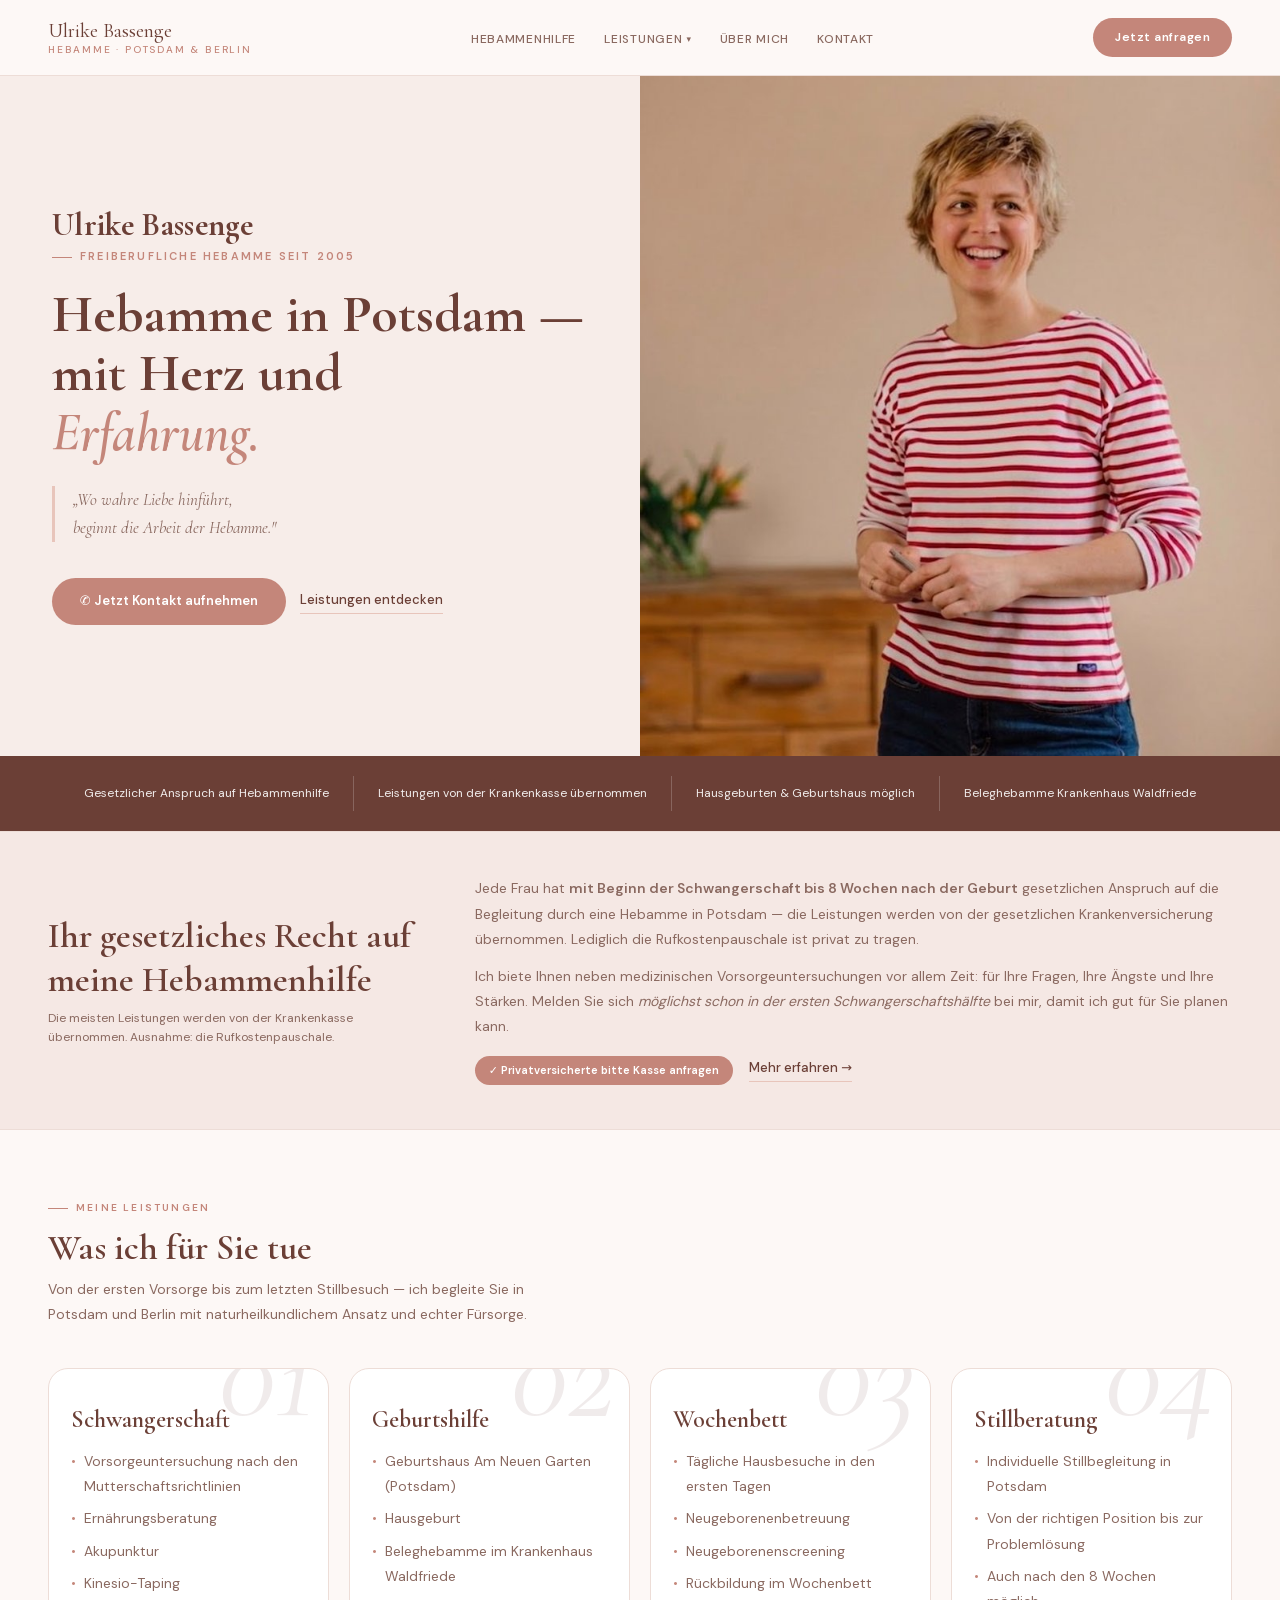
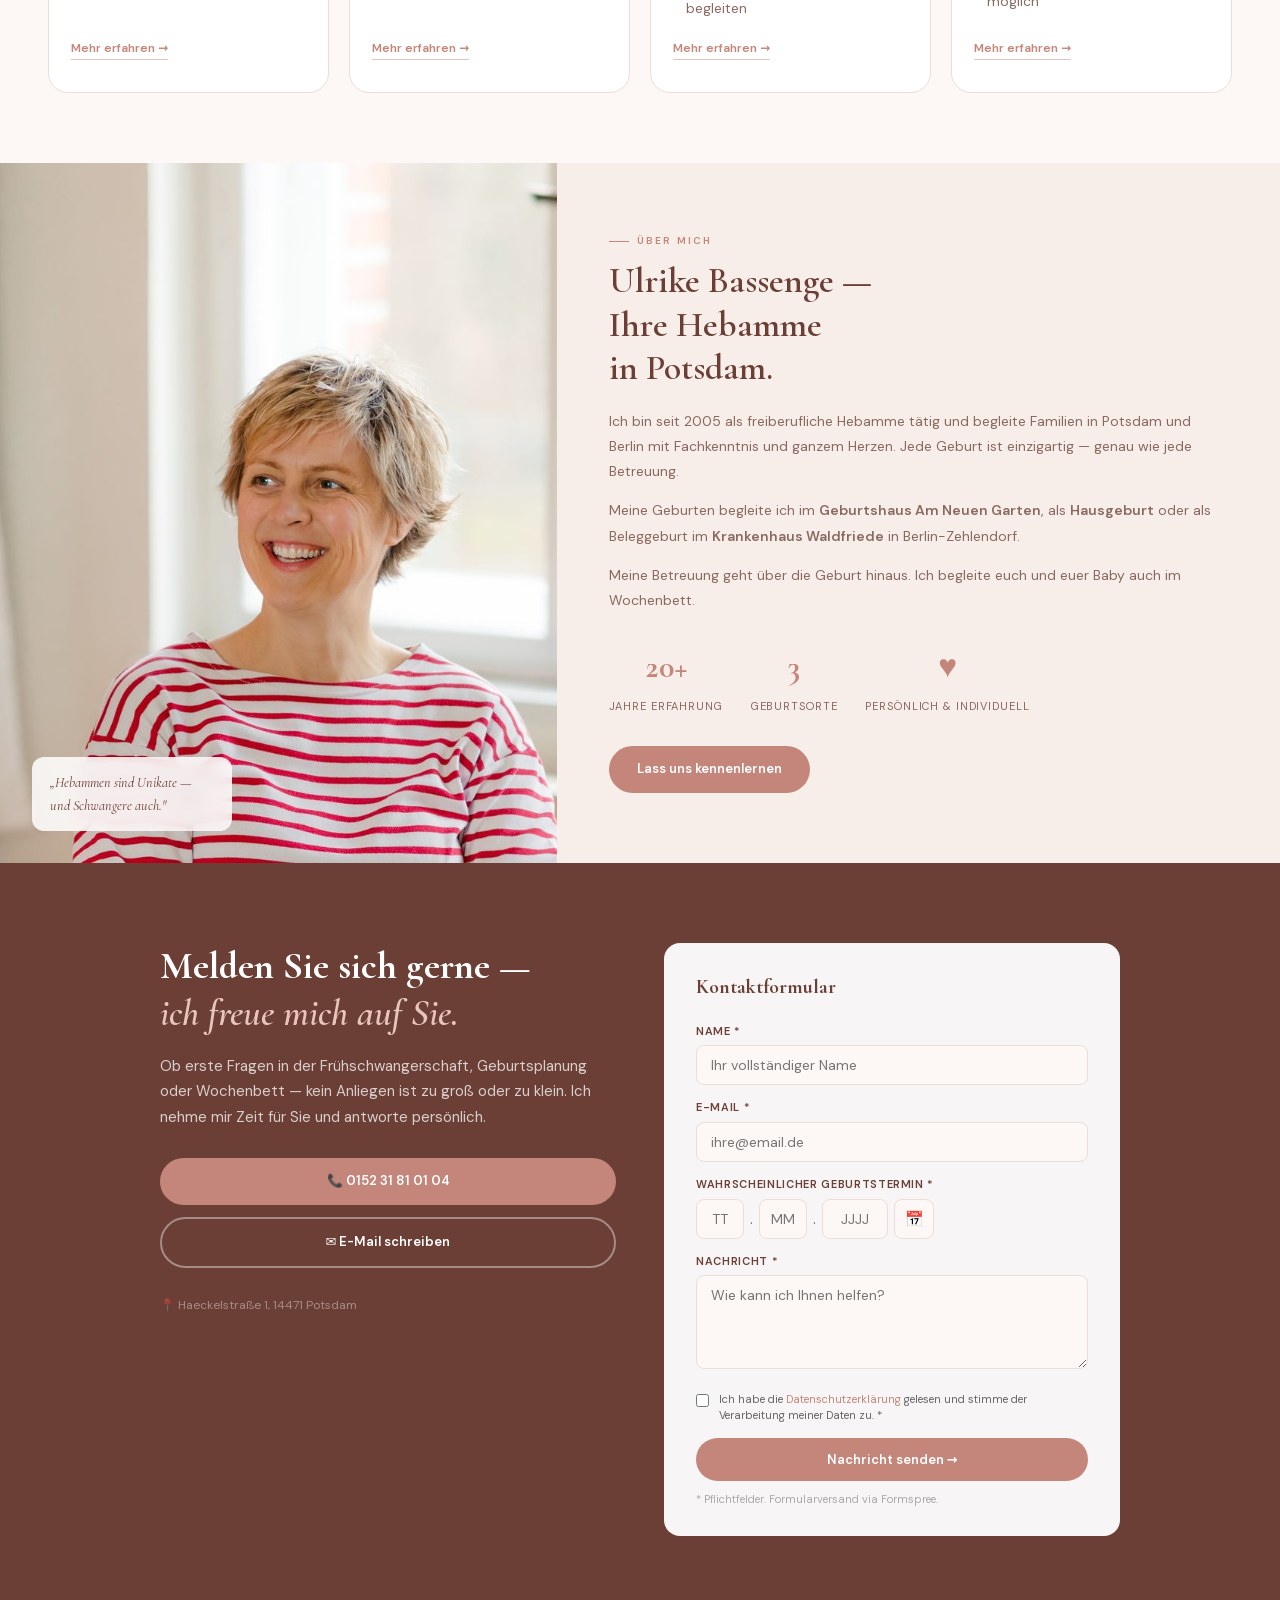
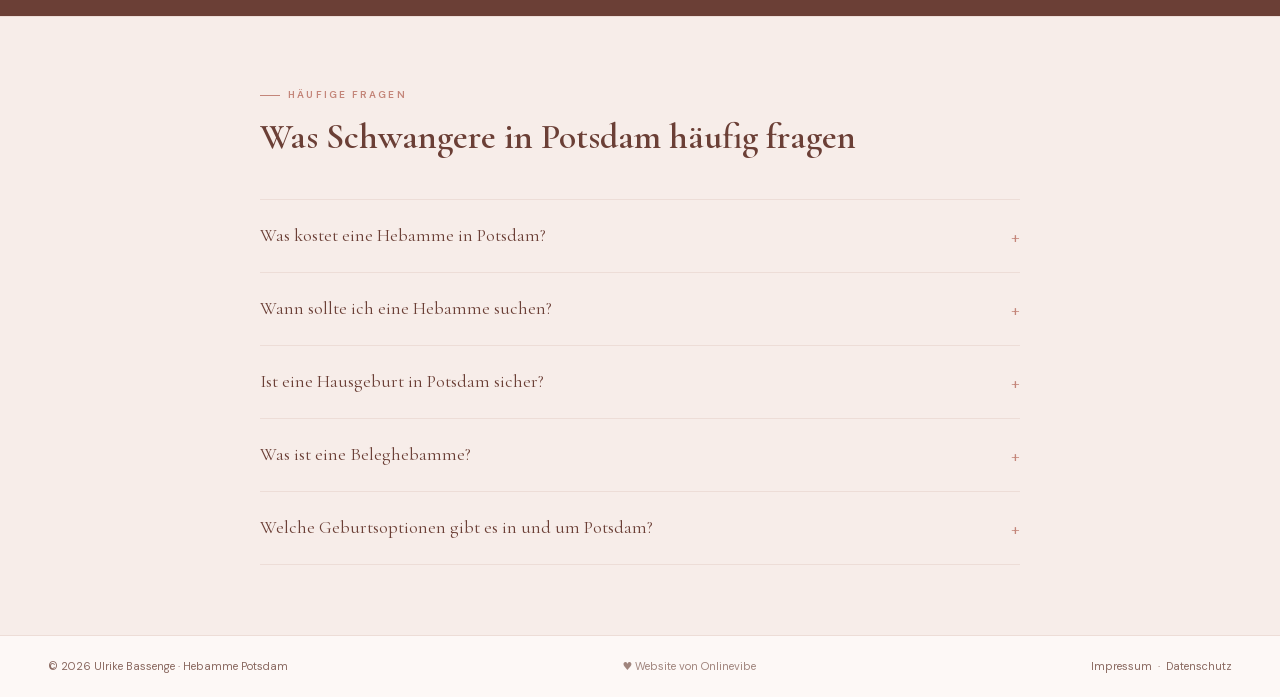
<file: index.html>
<!DOCTYPE html>
<html lang="de">
<head>
  <meta charset="UTF-8">
  <meta name="viewport" content="width=device-width, initial-scale=1.0">
  <title>Hebamme Potsdam — Ulrike Bassenge | Schwangerschaft, Geburt &amp; Wochenbett</title>
  <meta name="description" content="Ulrike Bassenge – Ihre erfahrene Hebamme in Potsdam und Berlin. Beleghebamme, Hausgeburten &amp; Geburtshaus. Schwangerschaft, Geburt, Wochenbett &amp; Stillberatung.">
  <link rel="canonical" href="https://www.ulrike-bassenge.de/">
  <meta property="og:type" content="website">
  <meta property="og:site_name" content="Ulrike Bassenge – Hebamme Potsdam">
  <meta property="og:url" content="https://www.ulrike-bassenge.de/">
  <meta property="og:title" content="Hebamme Potsdam — Ulrike Bassenge | Schwangerschaft, Geburt &amp; Wochenbett">
  <meta property="og:description" content="Ulrike Bassenge – Ihre erfahrene Hebamme in Potsdam und Berlin. Beleghebamme, Hausgeburten &amp; Geburtshaus. Schwangerschaft, Geburt, Wochenbett &amp; Stillberatung.">
  <meta property="og:image" content="https://www.ulrike-bassenge.de/og-image.jpg">
  <meta property="og:locale" content="de_DE">
  <link rel="stylesheet" href="styles.css">
  <script type="application/ld+json">
{
  "@context": "https://schema.org",
  "@type": "MedicalBusiness",
  "name": "Ulrike Bassenge – Hebamme Potsdam",
  "description": "Freiberufliche Hebamme und Beleghebamme in Potsdam und Berlin. Schwangerschaft, Geburtshilfe, Wochenbett, Stillberatung. Hausgeburten und Geburtshaus.",
  "url": "https://www.ulrike-bassenge.de",
  "telephone": "+4915231810104",
  "email": "info@ulrike-bassenge.de",
  "address": {
    "@type": "PostalAddress",
    "streetAddress": "Haeckelstraße 1",
    "addressLocality": "Potsdam",
    "postalCode": "14471",
    "addressCountry": "DE"
  },
  "geo": {
    "@type": "GeoCoordinates",
    "latitude": 52.3945,
    "longitude": 13.0820
  },
  "medicalSpecialty": "Midwifery",
  "areaServed": ["Potsdam", "Berlin", "Brandenburg"],
  "image": "https://www.ulrike-bassenge.de/og-image.jpg",
  "priceRange": "Krankenkasse",
  "openingHoursSpecification": {
    "@type": "OpeningHoursSpecification",
    "dayOfWeek": ["Monday","Tuesday","Wednesday","Thursday","Friday"],
    "opens": "08:00",
    "closes": "18:00"
  },
  "sameAs": [
    "https://www.jameda.de"
  ]
}
</script>
</head>
<body>

<!-- NAVIGATION -->
<nav class="site-nav">
  <a href="index.html" style="display:flex;flex-direction:column;line-height:1.25;">
    <span class="nav-logo-name">Ulrike Bassenge</span>
    <span class="nav-logo-sub">Hebamme · Potsdam &amp; Berlin</span>
  </a>

  <button id="hamburger" class="hamburger" aria-label="Menü öffnen" aria-expanded="false" aria-controls="nav-links">
    <span></span>
    <span></span>
    <span></span>
  </button>

  <ul id="nav-links" class="nav-links">
    <li><a href="hebammenhilfe.html">Hebammenhilfe</a></li>
    <li class="nav-dropdown">
      <a href="#leistungen" style="display:inline-flex;align-items:center;gap:4px;">
        Leistungen <span style="font-size:9px;">▾</span>
      </a>
      <ul class="nav-dropdown-menu">
        <li><a href="schwangerschaft.html">Schwangerschaft</a></li>
        <li><a href="geburtshilfe.html">Geburtshilfe</a></li>
        <li><a href="wochenbett.html">Wochenbett</a></li>
        <li><a href="stillen.html">Stillberatung</a></li>
      </ul>
    </li>
    <li><a href="ueber-mich.html">Über mich</a></li>
    <li><a href="kontakt.html">Kontakt</a></li>
  </ul>

  <a href="kontakt.html" class="btn-primary" style="font-size:12px;padding:10px 22px;letter-spacing:0.04em;">Jetzt anfragen</a>
</nav>

<!-- HERO -->
<section class="hero-grid" id="hero">

  <!-- LEFT COLUMN -->
  <div style="background:var(--cream-mid);padding:80px 52px;display:flex;flex-direction:column;justify-content:center;">

    <div style="margin-bottom:18px;">
      <div style="font-family:'Cormorant Garamond',Georgia,serif;font-size:32px;font-weight:700;color:var(--rose-dark);line-height:1.1;letter-spacing:0.01em;">Ulrike Bassenge</div>
      <p class="eyebrow" style="margin-top:6px;margin-bottom:0;">Freiberufliche Hebamme seit 2005</p>
    </div>

    <h1 class="heading-xl" style="margin-bottom:24px;">
      Hebamme in Potsdam —<br>mit Herz und<br><em style="color:var(--rose);">Erfahrung.</em>
    </h1>

    <blockquote class="quote-text" style="border-left:3px solid var(--rose-light);padding-left:18px;margin-bottom:36px;">
      „Wo wahre Liebe hinführt,<br>beginnt die Arbeit der Hebamme."
    </blockquote>

    <div style="display:flex;gap:14px;align-items:center;flex-wrap:wrap;">
      <a href="kontakt.html" class="btn-primary">&#9990; Jetzt Kontakt aufnehmen</a>
      <a href="#leistungen" class="btn-ghost">Leistungen entdecken</a>
    </div>

  </div>

  <!-- RIGHT COLUMN -->
  <div style="position:relative;overflow:hidden;min-height:680px;">
    <img src="images/ulrike-bassenge-hero.jpg" alt="Hebamme Ulrike Bassenge, Potsdam" style="position:absolute;inset:0;width:100%;height:100%;object-fit:cover;">
  </div>

</section>

<!-- INFO-STRIP -->
<div class="info-strip" style="background:var(--rose-dark);padding:20px 48px;display:flex;align-items:center;justify-content:center;gap:0;flex-wrap:wrap;">
  <div style="color:rgba(255,255,255,.9);font-size:12px;padding:8px 24px;display:flex;align-items:center;gap:8px;border-right:1px solid rgba(255,255,255,.2);">Gesetzlicher Anspruch auf Hebammenhilfe</div>
  <div style="color:rgba(255,255,255,.9);font-size:12px;padding:8px 24px;display:flex;align-items:center;gap:8px;border-right:1px solid rgba(255,255,255,.2);">Leistungen von der Krankenkasse übernommen</div>
  <div style="color:rgba(255,255,255,.9);font-size:12px;padding:8px 24px;display:flex;align-items:center;gap:8px;border-right:1px solid rgba(255,255,255,.2);">Hausgeburten &amp; Geburtshaus möglich</div>
  <div style="color:rgba(255,255,255,.9);font-size:12px;padding:8px 24px;display:flex;align-items:center;gap:8px;">Beleghebamme Krankenhaus Waldfriede</div>
</div>

<!-- HEBAMMENHILFE KURZVERSION -->
<section class="hebammenhilfe-section" style="background:var(--rose-pale);padding:44px 48px;display:grid;grid-template-columns:1fr 2fr;gap:48px;align-items:center;border-top:1px solid var(--sand);border-bottom:1px solid var(--sand);">
  <div>
    <h2 class="heading-lg">Ihr gesetzliches Recht auf meine Hebammenhilfe</h2>
    <p style="font-size:12px;color:var(--muted);margin-top:8px;">Die meisten Leistungen werden von der Krankenkasse übernommen. Ausnahme: die Rufkostenpauschale.</p>
  </div>
  <div>
    <p class="body-text" style="margin-bottom:12px;">Jede Frau hat <strong>mit Beginn der Schwangerschaft bis 8 Wochen nach der Geburt</strong> gesetzlichen Anspruch auf die Begleitung durch eine Hebamme in Potsdam — die Leistungen werden von der gesetzlichen Krankenversicherung übernommen. Lediglich die Rufkostenpauschale ist privat zu tragen.</p>
    <p class="body-text" style="margin-bottom:16px;">Ich biete Ihnen neben medizinischen Vorsorgeuntersuchungen vor allem Zeit: für Ihre Fragen, Ihre Ängste und Ihre Stärken. Melden Sie sich <em>möglichst schon in der ersten Schwangerschaftshälfte</em> bei mir, damit ich gut für Sie planen kann.</p>
    <div style="display:flex;align-items:center;gap:16px;flex-wrap:wrap;">
      <span style="display:inline-flex;align-items:center;gap:6px;background:var(--rose);color:#fff;font-size:11px;font-weight:600;padding:6px 14px;border-radius:30px;">✓ Privatversicherte bitte Kasse anfragen</span>
      <a href="hebammenhilfe.html" class="btn-ghost">Mehr erfahren →</a>
    </div>
  </div>
</section>

<!-- LEISTUNGEN -->
<section id="leistungen" style="padding:70px 48px;">
  <p class="section-label">Meine Leistungen</p>
  <h2 class="heading-lg" style="margin-bottom:8px;">Was ich für Sie tue</h2>
  <p class="body-text" style="max-width:520px;margin-bottom:40px;">Von der ersten Vorsorge bis zum letzten Stillbesuch — ich begleite Sie in Potsdam und Berlin mit naturheilkundlichem Ansatz und echter Fürsorge.</p>

  <div class="cards-4" style="display:grid;grid-template-columns:repeat(4,1fr);gap:20px;">

    <a href="schwangerschaft.html" class="card" style="padding:32px 22px;display:flex;flex-direction:column;position:relative;overflow:hidden;">
      <span style="position:absolute;top:-60px;right:14px;font-family:'Cormorant Garamond',Georgia,serif;font-size:130px;font-weight:400;font-style:italic;color:rgba(107,63,54,0.1);line-height:1;pointer-events:none;user-select:none;">01</span>
      <h3 class="heading-md" style="margin-bottom:10px;">Schwangerschaft</h3>
      <ul class="body-text" style="flex:1;list-style:none;margin:0;padding:0;display:flex;flex-direction:column;gap:7px;">
        <li style="display:flex;gap:8px;"><span style="color:var(--rose);flex-shrink:0;">•</span>Vorsorgeuntersuchung nach den Mutterschaftsrichtlinien</li>
        <li style="display:flex;gap:8px;"><span style="color:var(--rose);flex-shrink:0;">•</span>Ernährungsberatung</li>
        <li style="display:flex;gap:8px;"><span style="color:var(--rose);flex-shrink:0;">•</span>Akupunktur</li>
        <li style="display:flex;gap:8px;"><span style="color:var(--rose);flex-shrink:0;">•</span>Kinesio-Taping</li>
      </ul>
      <span style="display:inline-flex;align-items:center;gap:4px;margin-top:18px;font-size:12px;color:var(--rose);font-weight:600;border-bottom:1px solid var(--rose-light);padding-bottom:1px;width:fit-content;">Mehr erfahren →</span>
    </a>

    <a href="geburtshilfe.html" class="card" style="padding:32px 22px;display:flex;flex-direction:column;position:relative;overflow:hidden;">
      <span style="position:absolute;top:-60px;right:14px;font-family:'Cormorant Garamond',Georgia,serif;font-size:130px;font-weight:400;font-style:italic;color:rgba(107,63,54,0.1);line-height:1;pointer-events:none;user-select:none;">02</span>
      <h3 class="heading-md" style="margin-bottom:10px;">Geburtshilfe</h3>
      <ul class="body-text" style="flex:1;list-style:none;margin:0;padding:0;display:flex;flex-direction:column;gap:7px;">
        <li style="display:flex;gap:8px;"><span style="color:var(--rose);flex-shrink:0;">•</span>Geburtshaus Am Neuen Garten (Potsdam)</li>
        <li style="display:flex;gap:8px;"><span style="color:var(--rose);flex-shrink:0;">•</span>Hausgeburt</li>
        <li style="display:flex;gap:8px;"><span style="color:var(--rose);flex-shrink:0;">•</span>Beleghebamme im Krankenhaus Waldfriede</li>
      </ul>
      <span style="display:inline-flex;align-items:center;gap:4px;margin-top:18px;font-size:12px;color:var(--rose);font-weight:600;border-bottom:1px solid var(--rose-light);padding-bottom:1px;width:fit-content;">Mehr erfahren →</span>
    </a>

    <a href="wochenbett.html" class="card" style="padding:32px 22px;display:flex;flex-direction:column;position:relative;overflow:hidden;">
      <span style="position:absolute;top:-60px;right:14px;font-family:'Cormorant Garamond',Georgia,serif;font-size:130px;font-weight:400;font-style:italic;color:rgba(107,63,54,0.1);line-height:1;pointer-events:none;user-select:none;">03</span>
      <h3 class="heading-md" style="margin-bottom:10px;">Wochenbett</h3>
      <ul class="body-text" style="flex:1;list-style:none;margin:0;padding:0;display:flex;flex-direction:column;gap:7px;">
        <li style="display:flex;gap:8px;"><span style="color:var(--rose);flex-shrink:0;">•</span>Tägliche Hausbesuche in den ersten Tagen</li>
        <li style="display:flex;gap:8px;"><span style="color:var(--rose);flex-shrink:0;">•</span>Neugeborenenbetreuung</li>
        <li style="display:flex;gap:8px;"><span style="color:var(--rose);flex-shrink:0;">•</span>Neugeborenenscreening</li>
        <li style="display:flex;gap:8px;"><span style="color:var(--rose);flex-shrink:0;">•</span>Rückbildung im Wochenbett begleiten</li>
      </ul>
      <span style="display:inline-flex;align-items:center;gap:4px;margin-top:18px;font-size:12px;color:var(--rose);font-weight:600;border-bottom:1px solid var(--rose-light);padding-bottom:1px;width:fit-content;">Mehr erfahren →</span>
    </a>

    <a href="stillen.html" class="card" style="padding:32px 22px;display:flex;flex-direction:column;position:relative;overflow:hidden;">
      <span style="position:absolute;top:-60px;right:14px;font-family:'Cormorant Garamond',Georgia,serif;font-size:130px;font-weight:400;font-style:italic;color:rgba(107,63,54,0.1);line-height:1;pointer-events:none;user-select:none;">04</span>
      <h3 class="heading-md" style="margin-bottom:10px;">Stillberatung</h3>
      <ul class="body-text" style="flex:1;list-style:none;margin:0;padding:0;display:flex;flex-direction:column;gap:7px;">
        <li style="display:flex;gap:8px;"><span style="color:var(--rose);flex-shrink:0;">•</span>Individuelle Stillbegleitung in Potsdam</li>
        <li style="display:flex;gap:8px;"><span style="color:var(--rose);flex-shrink:0;">•</span>Von der richtigen Position bis zur Problemlösung</li>
        <li style="display:flex;gap:8px;"><span style="color:var(--rose);flex-shrink:0;">•</span>Auch nach den 8 Wochen möglich</li>
      </ul>
      <span style="display:inline-flex;align-items:center;gap:4px;margin-top:18px;font-size:12px;color:var(--rose);font-weight:600;border-bottom:1px solid var(--rose-light);padding-bottom:1px;width:fit-content;">Mehr erfahren →</span>
    </a>

  </div>
</section>

<!-- ÜBER MICH -->
<section style="display:grid;grid-template-columns:1fr 1.3fr;">
  <!-- FOTO-BEREICH -->
  <div style="min-height:480px;display:flex;align-items:flex-end;justify-content:flex-start;padding:32px;position:relative;overflow:hidden;">
    <img src="images/ulrike-ueber-mich.jpg" alt="Ulrike Bassenge im Gespräch" style="position:absolute;inset:0;width:100%;height:100%;object-fit:cover;">
    <div style="background:rgba(255,255,255,.85);backdrop-filter:blur(8px);border-radius:12px;padding:14px 18px;max-width:200px;line-height:1.5;position:relative;z-index:2;">
      <p class="quote-text" style="font-size:14px;color:var(--rose-dark);">„Hebammen sind Unikate — und Schwangere auch."</p>
    </div>
  </div>
  <!-- TEXT -->
  <div style="background:var(--cream-mid);padding:70px 52px;display:flex;flex-direction:column;justify-content:center;">
    <p class="section-label">Über mich</p>
    <h2 class="heading-lg" style="margin-bottom:20px;">Ulrike Bassenge —<br>Ihre Hebamme<br>in Potsdam.</h2>
    <p class="body-text" style="margin-bottom:14px;">Ich bin seit 2005 als freiberufliche Hebamme tätig und begleite Familien in Potsdam und Berlin mit Fachkenntnis und ganzem Herzen. Jede Geburt ist einzigartig — genau wie jede Betreuung.</p>
    <p class="body-text" style="margin-bottom:14px;">Meine Geburten begleite ich im <strong>Geburtshaus Am Neuen Garten</strong>, als <strong>Hausgeburt</strong> oder als Beleggeburt im <strong>Krankenhaus Waldfriede</strong> in Berlin-Zehlendorf.</p>
    <p class="body-text" style="margin-bottom:28px;">Meine Betreuung geht über die Geburt hinaus. Ich begleite euch und euer Baby auch im Wochenbett.</p>
    <div style="display:flex;gap:28px;margin-bottom:28px;">
      <div style="text-align:center;">
        <strong style="font-family:var(--font-serif);font-size:32px;color:var(--rose);display:block;">20+</strong>
        <span style="font-size:11px;color:var(--muted);text-transform:uppercase;letter-spacing:.08em;">Jahre Erfahrung</span>
      </div>
      <div style="text-align:center;">
        <strong style="font-family:var(--font-serif);font-size:32px;color:var(--rose);display:block;">3</strong>
        <span style="font-size:11px;color:var(--muted);text-transform:uppercase;letter-spacing:.08em;">Geburtsorte</span>
      </div>
      <div style="text-align:center;">
        <strong style="font-family:var(--font-serif);font-size:32px;color:var(--rose);display:block;">♥&#xFE0E;</strong>
        <span style="font-size:11px;color:var(--muted);text-transform:uppercase;letter-spacing:.08em;">Persönlich &amp; individuell</span>
      </div>
    </div>
    <a href="ueber-mich.html" class="btn-primary" style="width:fit-content;">Lass uns kennenlernen</a>
  </div>
</section>

<!-- KONTAKT CTA -->
<section class="kontakt-cta" style="background:var(--rose-dark);padding:80px 48px;">
  <div style="max-width:960px;margin:0 auto;">
    <div class="kontakt-cta-grid" style="display:grid;grid-template-columns:1fr 1fr;gap:48px;align-items:start;">
      <!-- LINKS -->
      <div>
        <h2 style="font-family:var(--font-serif);font-size:clamp(26px,3.2vw,38px);color:#fff;line-height:1.25;margin-bottom:16px;">
          Melden Sie sich gerne —<br><em style="color:var(--rose-light);font-style:italic;">ich freue mich auf Sie.</em>
        </h2>
        <p style="color:rgba(255,255,255,.75);font-size:15px;line-height:1.7;margin:0 0 28px;">
          Ob erste Fragen in der Frühschwangerschaft, Geburtsplanung oder Wochenbett — kein Anliegen ist zu groß oder zu klein. Ich nehme mir Zeit für Sie und antworte persönlich.
        </p>
        <div style="display:flex;flex-direction:column;gap:12px;margin-bottom:28px;">
          <a href="tel:015231810104" class="btn-primary" style="background:var(--rose);justify-content:center;">📞 0152 31 81 01 04</a>
          <a href="mailto:info@ulrike-bassenge.de" class="btn-outline" style="justify-content:center;">✉️ E-Mail schreiben</a>
        </div>
        <p style="color:rgba(255,255,255,.4);font-size:12px;">📍 Haeckelstraße 1, 14471 Potsdam</p>
      </div>
      <!-- RECHTS: Formular -->
      <div style="background:rgba(255,255,255,.95);border-radius:16px;padding:28px 32px;">
        <h3 style="font-family:var(--font-serif);font-size:20px;color:var(--rose-dark);margin-bottom:20px;">Kontaktformular</h3>
        <form action="https://formspree.io/f/FORMSPREE_ID" method="POST" style="display:flex;flex-direction:column;gap:14px;">
          <div>
            <label style="display:block;font-size:11px;font-weight:600;color:var(--rose-dark);margin-bottom:5px;text-transform:uppercase;letter-spacing:.06em;">Name *</label>
            <input type="text" name="name" required placeholder="Ihr vollständiger Name" style="width:100%;padding:10px 14px;border:1px solid var(--sand);border-radius:8px;font-family:var(--font-sans);font-size:14px;background:var(--cream);color:var(--text);outline:none;box-sizing:border-box;">
          </div>
          <div>
            <label style="display:block;font-size:11px;font-weight:600;color:var(--rose-dark);margin-bottom:5px;text-transform:uppercase;letter-spacing:.06em;">E-Mail *</label>
            <input type="email" name="email" required placeholder="ihre@email.de" style="width:100%;padding:10px 14px;border:1px solid var(--sand);border-radius:8px;font-family:var(--font-sans);font-size:14px;background:var(--cream);color:var(--text);outline:none;box-sizing:border-box;">
          </div>
          <div>
            <label style="display:block;font-size:11px;font-weight:600;color:var(--rose-dark);margin-bottom:5px;text-transform:uppercase;letter-spacing:.06em;">Wahrscheinlicher Geburtstermin *</label>
            <div style="display:flex;align-items:center;gap:6px;">
              <input type="text" inputmode="numeric" maxlength="2" id="get-day" required placeholder="TT" aria-label="Tag" style="width:48px;text-align:center;padding:10px 4px;border:1px solid var(--sand);border-radius:8px;font-family:var(--font-sans);font-size:14px;background:var(--cream);color:var(--text);outline:none;box-sizing:border-box;">
              <span style="color:var(--muted);">.</span>
              <input type="text" inputmode="numeric" maxlength="2" id="get-month" required placeholder="MM" aria-label="Monat" style="width:48px;text-align:center;padding:10px 4px;border:1px solid var(--sand);border-radius:8px;font-family:var(--font-sans);font-size:14px;background:var(--cream);color:var(--text);outline:none;box-sizing:border-box;">
              <span style="color:var(--muted);">.</span>
              <input type="text" inputmode="numeric" maxlength="4" id="get-year" required placeholder="JJJJ" aria-label="Jahr" style="width:66px;text-align:center;padding:10px 4px;border:1px solid var(--sand);border-radius:8px;font-family:var(--font-sans);font-size:14px;background:var(--cream);color:var(--text);outline:none;box-sizing:border-box;">
              <button type="button" id="get-calendar-btn" aria-label="Kalender öffnen" style="display:flex;align-items:center;justify-content:center;width:40px;height:40px;flex-shrink:0;border:1px solid var(--sand);border-radius:8px;background:var(--cream);cursor:pointer;font-size:15px;">📅</button>
            </div>
            <input type="date" id="get-picker" tabindex="-1" style="position:absolute;width:1px;height:1px;opacity:0;pointer-events:none;">
            <input type="hidden" name="due_date" id="get-hidden">
          </div>
          <div>
            <label style="display:block;font-size:11px;font-weight:600;color:var(--rose-dark);margin-bottom:5px;text-transform:uppercase;letter-spacing:.06em;">Nachricht *</label>
            <textarea name="message" required rows="4" placeholder="Wie kann ich Ihnen helfen?" style="width:100%;padding:10px 14px;border:1px solid var(--sand);border-radius:8px;font-family:var(--font-sans);font-size:14px;background:var(--cream);color:var(--text);outline:none;resize:vertical;box-sizing:border-box;"></textarea>
          </div>
          <div style="display:flex;align-items:flex-start;gap:10px;">
            <input type="checkbox" name="dsgvo" required id="dsgvo-home" style="margin-top:3px;accent-color:var(--rose);flex-shrink:0;">
            <label for="dsgvo-home" style="font-size:11px;color:#666;line-height:1.5;">Ich habe die <a href="datenschutz.html" style="color:var(--rose);">Datenschutzerklärung</a> gelesen und stimme der Verarbeitung meiner Daten zu. *</label>
          </div>
          <button type="submit" class="btn-primary" style="width:100%;justify-content:center;">Nachricht senden →</button>
        </form>
        <p style="margin-top:10px;font-size:11px;color:#aaa;">* Pflichtfelder. Formularversand via Formspree.</p>
      </div>
    </div>
  </div>
</section>

<!-- FAQ -->
<section style="padding:70px 48px;background:var(--cream-mid);border-top:1px solid var(--sand);">
  <div style="max-width:760px;margin:0 auto;">
    <p class="section-label" style="margin-bottom:12px;">Häufige Fragen</p>
    <h2 class="heading-lg" style="margin-bottom:40px;">Was Schwangere in Potsdam häufig fragen</h2>

    <div style="display:flex;flex-direction:column;gap:0;">

      <details style="border-top:1px solid var(--sand);padding:20px 0;">
        <summary style="font-family:var(--font-serif);font-size:18px;color:var(--rose-dark);cursor:pointer;list-style:none;display:flex;justify-content:space-between;align-items:center;">
          Was kostet eine Hebamme in Potsdam?
          <span style="font-size:20px;color:var(--rose);transition:transform .2s;">+</span>
        </summary>
        <p class="body-text" style="margin-top:14px;">Die meisten Hebammenleistungen — von der Schwangerschaftsvorsorge über die Geburtsbegleitung bis zum Wochenbettbesuch — werden von der gesetzlichen Krankenkasse übernommen. Ausnahme ist die Rufkostenpauschale, die Sie als Schwangere selbst tragen. Privatversicherte fragen bitte bei ihrer Kasse nach dem Leistungsumfang.</p>
      </details>

      <details style="border-top:1px solid var(--sand);padding:20px 0;">
        <summary style="font-family:var(--font-serif);font-size:18px;color:var(--rose-dark);cursor:pointer;list-style:none;display:flex;justify-content:space-between;align-items:center;">
          Wann sollte ich eine Hebamme suchen?
          <span style="font-size:20px;color:var(--rose);transition:transform .2s;">+</span>
        </summary>
        <p class="body-text" style="margin-top:14px;">Möglichst früh — idealerweise in der ersten Hälfte der Schwangerschaft, spätestens bis zur 20. Schwangerschaftswoche. Gute Hebammen in Potsdam und Berlin sind sehr gefragt. Je früher Sie sich melden, desto besser kann ich für Sie planen und Ihnen eine verlässliche Begleitung zusichern.</p>
      </details>

      <details style="border-top:1px solid var(--sand);padding:20px 0;">
        <summary style="font-family:var(--font-serif);font-size:18px;color:var(--rose-dark);cursor:pointer;list-style:none;display:flex;justify-content:space-between;align-items:center;">
          Ist eine Hausgeburt in Potsdam sicher?
          <span style="font-size:20px;color:var(--rose);transition:transform .2s;">+</span>
        </summary>
        <p class="body-text" style="margin-top:14px;">Ja — bei einem unkomplizierten Schwangerschaftsverlauf ist eine Hausgeburt in Potsdam eine sichere und bewährte Option. Ich begleite Sie von den ersten Wehen bis nach der Geburt persönlich bei Ihnen zuhause. Die Kosten übernimmt die Krankenkasse. Eine Hausgeburt erfordert eine gute Vorbereitung — wir besprechen alles gemeinsam im Vorfeld.</p>
      </details>

      <details style="border-top:1px solid var(--sand);padding:20px 0;">
        <summary style="font-family:var(--font-serif);font-size:18px;color:var(--rose-dark);cursor:pointer;list-style:none;display:flex;justify-content:space-between;align-items:center;">
          Was ist eine Beleghebamme?
          <span style="font-size:20px;color:var(--rose);transition:transform .2s;">+</span>
        </summary>
        <p class="body-text" style="margin-top:14px;">Eine Beleghebamme ist Ihre persönliche Hebamme, die Sie auch bei einer Klinikgeburt von Anfang bis Ende begleitet — nicht die Hebamme, die gerade Dienst hat. Als Beleghebamme im Krankenhaus Waldfriede Berlin-Zehlendorf bin ich bei Ihrer Geburt dabei, kenne Sie, und kann auf Ihre individuellen Wünsche und Bedürfnisse eingehen.</p>
      </details>

      <details style="border-top:1px solid var(--sand);border-bottom:1px solid var(--sand);padding:20px 0;">
        <summary style="font-family:var(--font-serif);font-size:18px;color:var(--rose-dark);cursor:pointer;list-style:none;display:flex;justify-content:space-between;align-items:center;">
          Welche Geburtsoptionen gibt es in und um Potsdam?
          <span style="font-size:20px;color:var(--rose);transition:transform .2s;">+</span>
        </summary>
        <p class="body-text" style="margin-top:14px;">In Potsdam und Berlin haben Sie drei Möglichkeiten: eine <strong>Hausgeburt</strong> bei Ihnen zuhause, das <strong>Geburtshaus Am Neuen Garten</strong> in Potsdam (natürliche Atmosphäre, medizinisch abgesichert) oder eine <strong>Klinikgeburt im Krankenhaus Waldfriede</strong> in Berlin-Zehlendorf — bei allen drei Optionen begleite ich Sie als Ihre persönliche Hebamme.</p>
      </details>

    </div>
  </div>
</section>

<script type="application/ld+json">
{
  "@context": "https://schema.org",
  "@type": "FAQPage",
  "mainEntity": [
    {
      "@type": "Question",
      "name": "Was kostet eine Hebamme in Potsdam?",
      "acceptedAnswer": {
        "@type": "Answer",
        "text": "Die meisten Hebammenleistungen — von der Schwangerschaftsvorsorge über die Geburtsbegleitung bis zum Wochenbettbesuch — werden von der gesetzlichen Krankenkasse übernommen. Ausnahme ist die Rufkostenpauschale, die Sie als Schwangere selbst tragen. Privatversicherte fragen bitte bei ihrer Kasse nach dem Leistungsumfang."
      }
    },
    {
      "@type": "Question",
      "name": "Wann sollte ich eine Hebamme suchen?",
      "acceptedAnswer": {
        "@type": "Answer",
        "text": "Möglichst früh — idealerweise in der ersten Hälfte der Schwangerschaft, spätestens bis zur 20. Schwangerschaftswoche. Gute Hebammen in Potsdam und Berlin sind sehr gefragt. Je früher Sie sich melden, desto besser kann ich für Sie planen und Ihnen eine verlässliche Begleitung zusichern."
      }
    },
    {
      "@type": "Question",
      "name": "Ist eine Hausgeburt in Potsdam sicher?",
      "acceptedAnswer": {
        "@type": "Answer",
        "text": "Ja — bei einem unkomplizierten Schwangerschaftsverlauf ist eine Hausgeburt in Potsdam eine sichere und bewährte Option. Ich begleite Sie von den ersten Wehen bis nach der Geburt persönlich bei Ihnen zuhause. Die Kosten übernimmt die Krankenkasse."
      }
    },
    {
      "@type": "Question",
      "name": "Was ist eine Beleghebamme?",
      "acceptedAnswer": {
        "@type": "Answer",
        "text": "Eine Beleghebamme ist Ihre persönliche Hebamme, die Sie auch bei einer Klinikgeburt von Anfang bis Ende begleitet — nicht die Hebamme, die gerade Dienst hat. Als Beleghebamme im Krankenhaus Waldfriede Berlin-Zehlendorf bin ich bei Ihrer Geburt dabei, kenne Sie und kann auf Ihre individuellen Wünsche eingehen."
      }
    },
    {
      "@type": "Question",
      "name": "Welche Geburtsoptionen gibt es in und um Potsdam?",
      "acceptedAnswer": {
        "@type": "Answer",
        "text": "In Potsdam und Berlin haben Sie drei Möglichkeiten: eine Hausgeburt bei Ihnen zuhause, das Geburtshaus Am Neuen Garten in Potsdam oder eine Klinikgeburt im Krankenhaus Waldfriede in Berlin-Zehlendorf — bei allen drei Optionen begleite ich Sie als Ihre persönliche Hebamme."
      }
    }
  ]
}
</script>

<!-- FOOTER -->
<footer class="site-footer">
  <span>© 2026 Ulrike Bassenge · Hebamme Potsdam</span>
  <span class="site-credit">♥ Website von <a href="https://onlinevibe.de" target="_blank" rel="noopener noreferrer">Onlinevibe</a></span>
  <span>
    <a href="impressum.html">Impressum</a> &nbsp;·&nbsp;
    <a href="datenschutz.html">Datenschutz</a>
  </span>
</footer>

<script>
  const hamburger = document.getElementById('hamburger');
  const navLinks  = document.getElementById('nav-links');

  hamburger.addEventListener('click', function () {
    const isOpen = navLinks.classList.toggle('open');
    hamburger.setAttribute('aria-expanded', isOpen ? 'true' : 'false');
  });

  // Mobile: Leistungen dropdown toggle on tap
  document.querySelectorAll('.nav-dropdown > a').forEach(function(link) {
    link.addEventListener('click', function(e) {
      if (window.innerWidth <= 768) {
        e.preventDefault();
        const menu = this.parentElement.querySelector('.nav-dropdown-menu');
        if (menu) menu.classList.toggle('open');
      }
    });
  });

  // Geburtstermin: TT/MM/JJJJ mit Auto-Sprung + Kalender-Picker
  (function() {
    const day = document.getElementById('get-day');
    const month = document.getElementById('get-month');
    const year = document.getElementById('get-year');
    const picker = document.getElementById('get-picker');
    const hidden = document.getElementById('get-hidden');
    const calendarBtn = document.getElementById('get-calendar-btn');
    if (!day || !month || !year || !picker || !hidden || !calendarBtn) return;

    function digitsOnly(input) {
      input.value = input.value.replace(/\D/g, '');
    }
    function syncHidden() {
      if (day.value.length === 2 && month.value.length === 2 && year.value.length === 4) {
        picker.value = year.value + '-' + month.value + '-' + day.value;
        hidden.value = day.value + '.' + month.value + '.' + year.value;
      } else {
        picker.value = '';
        hidden.value = '';
      }
    }

    day.addEventListener('input', function() {
      digitsOnly(day);
      if (day.value.length === 2) month.focus();
      syncHidden();
    });
    month.addEventListener('input', function() {
      digitsOnly(month);
      if (month.value.length === 2) year.focus();
      syncHidden();
    });
    year.addEventListener('input', function() {
      digitsOnly(year);
      syncHidden();
    });

    calendarBtn.addEventListener('click', function() {
      if (typeof picker.showPicker === 'function') {
        try { picker.showPicker(); return; } catch (e) {}
      }
      picker.focus();
    });

    picker.addEventListener('change', function() {
      if (!picker.value) return;
      const parts = picker.value.split('-');
      year.value = parts[0];
      month.value = parts[1];
      day.value = parts[2];
      syncHidden();
    });
  })();
</script>

</body>
</html>
</file>
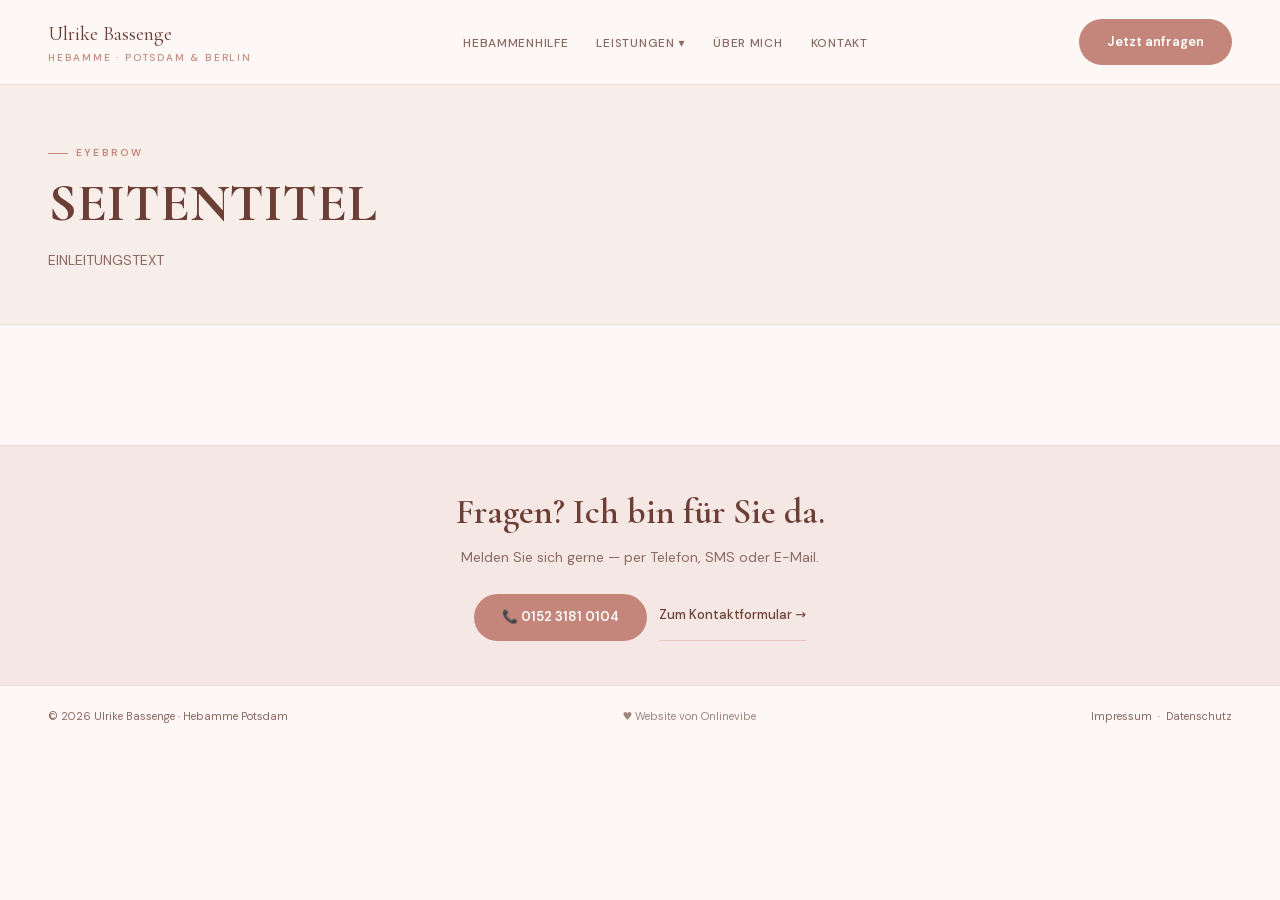
<file: _template.html>
<!DOCTYPE html>
<html lang="de">
<head>
  <meta charset="UTF-8">
  <meta name="viewport" content="width=device-width, initial-scale=1.0">
  <title>SEITENTITEL | Ulrike Bassenge</title>
  <meta name="description" content="BESCHREIBUNG">
  <link rel="canonical" href="https://www.ulrike-bassenge.de/DATEINAME.html">
  <link rel="stylesheet" href="styles.css">
</head>
<body>

<!-- NAVIGATION -->
<nav class="site-nav" id="main-nav">
  <a href="index.html" class="flex flex-col">
    <span class="nav-logo-name">Ulrike Bassenge</span>
    <span class="nav-logo-sub">Hebamme · Potsdam &amp; Berlin</span>
  </a>
  <button class="hamburger" id="hamburger" aria-label="Menü öffnen">
    <span></span><span></span><span></span>
  </button>
  <ul class="nav-links" id="nav-links">
    <li><a href="hebammenhilfe.html">Hebammenhilfe</a></li>
    <li class="nav-dropdown">
      <a href="#">Leistungen ▾</a>
      <div class="nav-dropdown-menu">
        <a href="schwangerschaft.html">Schwangerschaft</a>
        <a href="geburtshilfe.html">Geburtshilfe</a>
        <a href="wochenbett.html">Wochenbett</a>
        <a href="stillen.html">Stillberatung</a>
      </div>
    </li>
    <li><a href="ueber-mich.html">Über mich</a></li>
    <li><a href="kontakt.html">Kontakt</a></li>
  </ul>
  <a href="kontakt.html" class="btn-primary" style="white-space:nowrap;">Jetzt anfragen</a>
</nav>

<section style="background:var(--cream-mid);padding:60px 48px 50px;border-bottom:1px solid var(--sand);">
  <p class="section-label" style="margin-bottom:12px;">EYEBROW</p>
  <h1 class="heading-xl" style="max-width:640px;margin-bottom:16px;">SEITENTITEL</h1>
  <p class="body-text" style="max-width:600px;">EINLEITUNGSTEXT</p>
</section>

<main style="padding:60px 48px;max-width:900px;margin:0 auto;">
  <!-- Inhalt hier -->
</main>

<!-- KONTAKT CTA mini -->
<section style="background:var(--rose-pale);padding:44px 48px;text-align:center;border-top:1px solid var(--sand);">
  <h2 class="heading-lg" style="margin-bottom:12px;">Fragen? Ich bin für Sie da.</h2>
  <p class="body-text" style="margin-bottom:24px;max-width:480px;margin-left:auto;margin-right:auto;">Melden Sie sich gerne — per Telefon, SMS oder E-Mail.</p>
  <div style="display:flex;justify-content:center;gap:12px;flex-wrap:wrap;">
    <a href="tel:015231810104" class="btn-primary">📞 0152 3181 0104</a>
    <a href="kontakt.html" class="btn-ghost">Zum Kontaktformular →</a>
  </div>
</section>

<!-- FOOTER -->
<footer class="site-footer">
  <span>© 2026 Ulrike Bassenge · Hebamme Potsdam</span>
  <span class="site-credit">♥ Website von <a href="https://onlinevibe.de" target="_blank" rel="noopener noreferrer">Onlinevibe</a></span>
  <span>
    <a href="impressum.html">Impressum</a> &nbsp;·&nbsp;
    <a href="datenschutz.html">Datenschutz</a>
  </span>
</footer>

<script>
  const hamburger = document.getElementById('hamburger');
  const navLinks  = document.getElementById('nav-links');
  hamburger.addEventListener('click', () => navLinks.classList.toggle('open'));
</script>
</body>
</html>
</file>
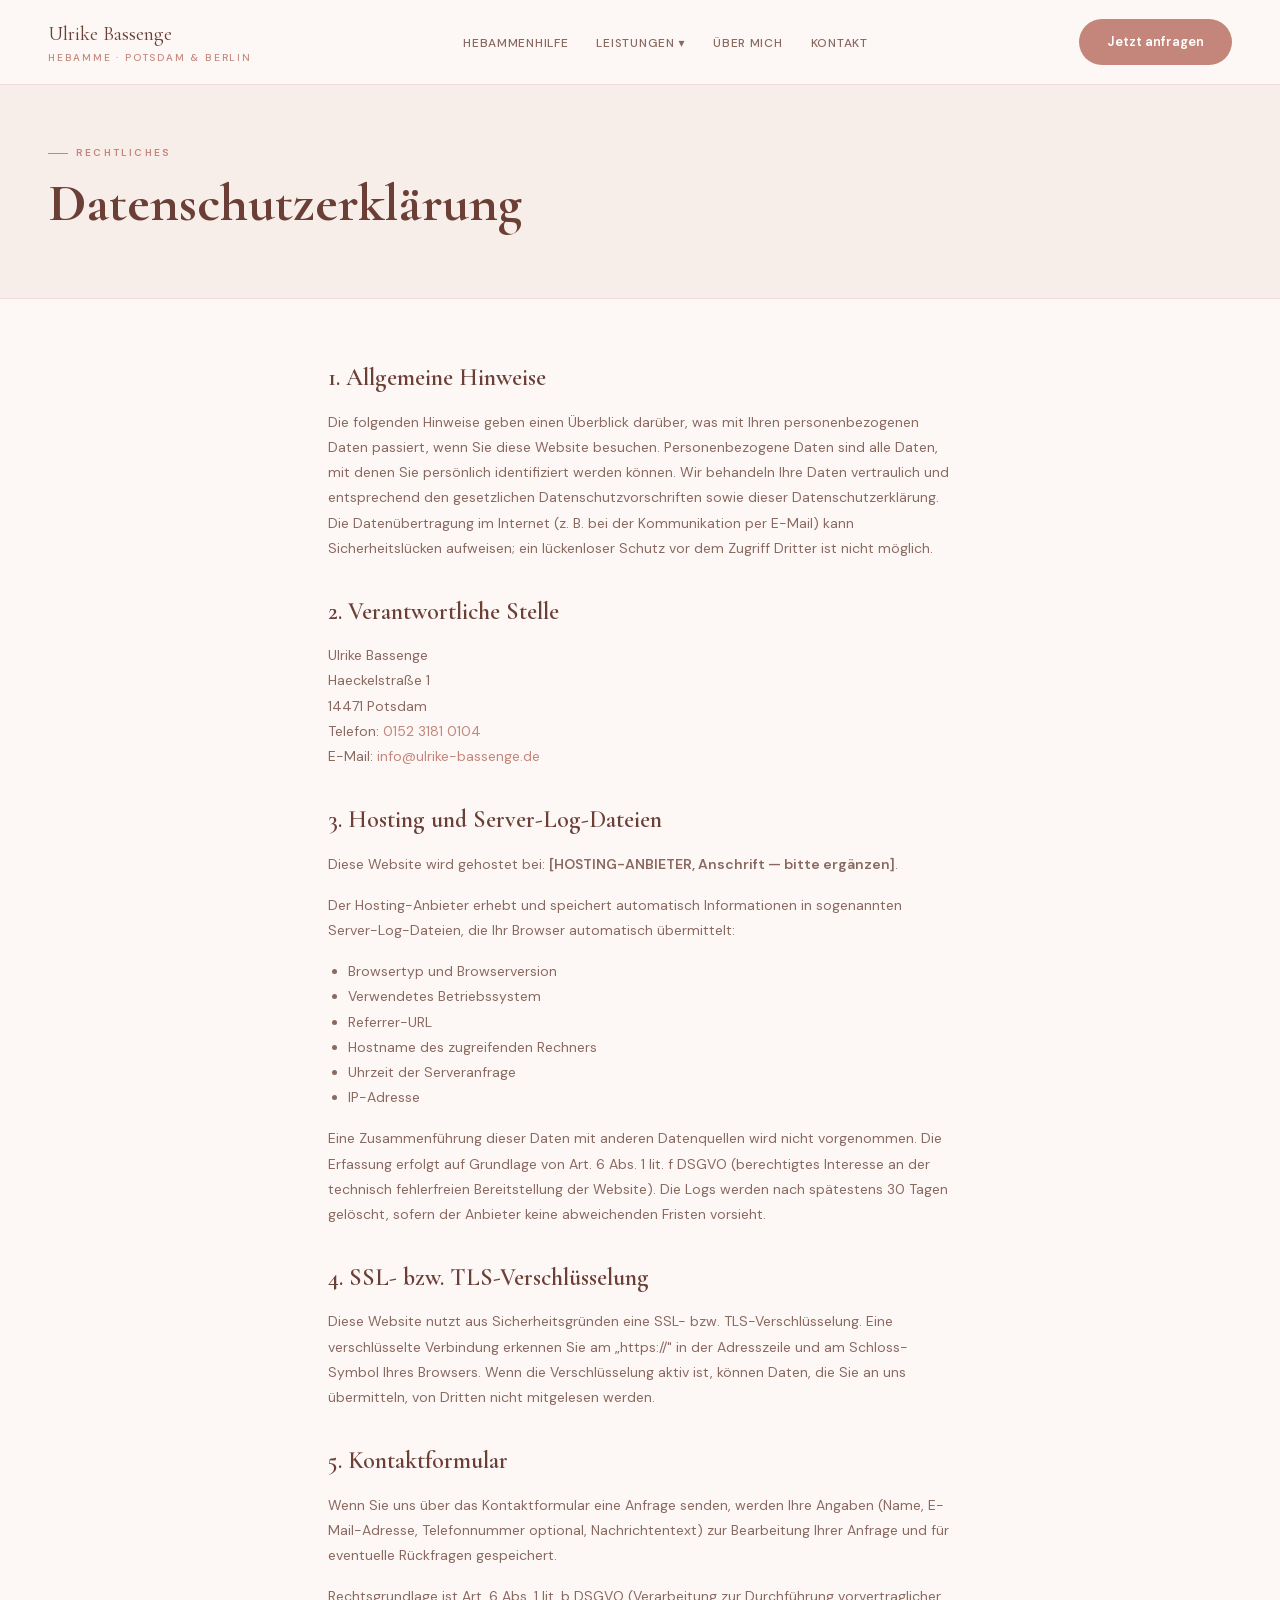
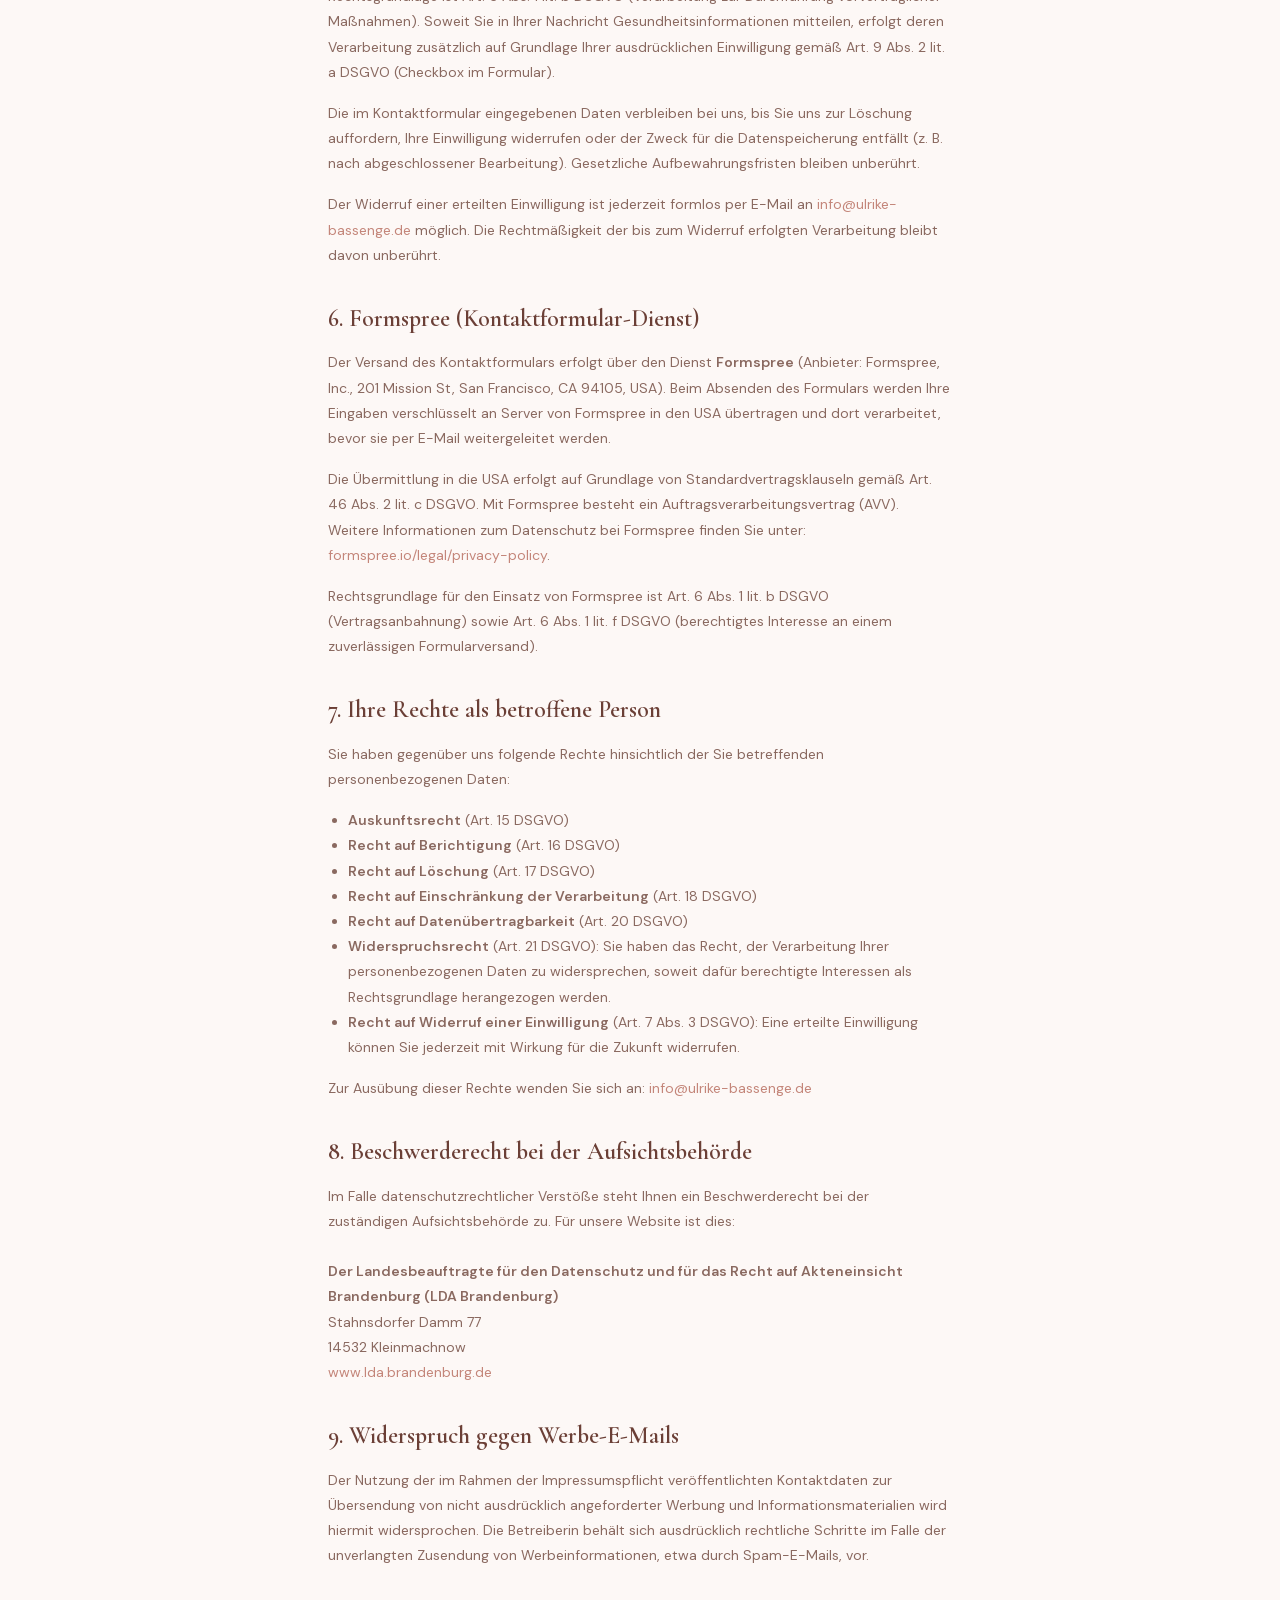
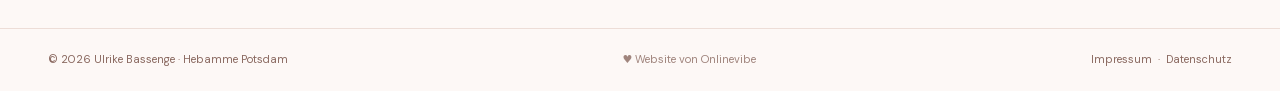
<file: datenschutz.html>
<!DOCTYPE html>
<html lang="de">
<head>
  <meta charset="UTF-8">
  <meta name="viewport" content="width=device-width, initial-scale=1.0">
  <title>Datenschutzerklärung — Ulrike Bassenge, Hebamme Potsdam</title>
  <meta name="description" content="Datenschutzerklärung der Website von Hebamme Ulrike Bassenge in Potsdam gemäß DSGVO.">
  <link rel="canonical" href="https://www.ulrike-bassenge.de/datenschutz.html">
  <link rel="stylesheet" href="styles.css">
</head>
<body>

<!-- NAVIGATION -->
<nav class="site-nav" id="main-nav">
  <a href="index.html" class="flex flex-col">
    <span class="nav-logo-name">Ulrike Bassenge</span>
    <span class="nav-logo-sub">Hebamme · Potsdam &amp; Berlin</span>
  </a>
  <button class="hamburger" id="hamburger" aria-label="Menü öffnen">
    <span></span><span></span><span></span>
  </button>
  <ul class="nav-links" id="nav-links">
    <li><a href="hebammenhilfe.html">Hebammenhilfe</a></li>
    <li class="nav-dropdown">
      <a href="#">Leistungen ▾</a>
      <div class="nav-dropdown-menu">
        <a href="schwangerschaft.html">Schwangerschaft</a>
        <a href="geburtshilfe.html">Geburtshilfe</a>
        <a href="wochenbett.html">Wochenbett</a>
        <a href="stillen.html">Stillberatung</a>
      </div>
    </li>
    <li><a href="ueber-mich.html">Über mich</a></li>
    <li><a href="kontakt.html">Kontakt</a></li>
  </ul>
  <a href="kontakt.html" class="btn-primary" style="white-space:nowrap;">Jetzt anfragen</a>
</nav>

<section style="background:var(--cream-mid);padding:60px 48px 50px;border-bottom:1px solid var(--sand);">
  <p class="section-label" style="margin-bottom:12px;">Rechtliches</p>
  <h1 class="heading-xl" style="max-width:640px;margin-bottom:16px;">Datenschutzerklärung</h1>
</section>

<main style="padding:60px 48px;max-width:720px;margin:0 auto;">

  <!-- 1. ALLGEMEINE HINWEISE -->
  <h2 class="heading-md" style="margin-bottom:12px;">1. Allgemeine Hinweise</h2>
  <p class="body-text" style="margin-bottom:32px;">
    Die folgenden Hinweise geben einen Überblick darüber, was mit Ihren personenbezogenen Daten passiert, wenn Sie diese Website besuchen. Personenbezogene Daten sind alle Daten, mit denen Sie persönlich identifiziert werden können. Wir behandeln Ihre Daten vertraulich und entsprechend den gesetzlichen Datenschutzvorschriften sowie dieser Datenschutzerklärung. Die Datenübertragung im Internet (z. B. bei der Kommunikation per E-Mail) kann Sicherheitslücken aufweisen; ein lückenloser Schutz vor dem Zugriff Dritter ist nicht möglich.
  </p>

  <!-- 2. VERANTWORTLICHE -->
  <h2 class="heading-md" style="margin-bottom:12px;">2. Verantwortliche Stelle</h2>
  <p class="body-text" style="margin-bottom:32px;">
    Ulrike Bassenge<br>
    Haeckelstraße 1<br>
    14471 Potsdam<br>
    Telefon: <a href="tel:015231810104" style="color:var(--rose);">0152 3181 0104</a><br>
    E-Mail: <a href="mailto:info@ulrike-bassenge.de" style="color:var(--rose);">info@ulrike-bassenge.de</a>
  </p>

  <!-- 3. HOSTING & SERVER-LOGS -->
  <h2 class="heading-md" style="margin-bottom:12px;">3. Hosting und Server-Log-Dateien</h2>
  <p class="body-text" style="margin-bottom:16px;">
    Diese Website wird gehostet bei: <strong>[HOSTING-ANBIETER, Anschrift — bitte ergänzen]</strong>.
  </p>
  <p class="body-text" style="margin-bottom:16px;">
    Der Hosting-Anbieter erhebt und speichert automatisch Informationen in sogenannten Server-Log-Dateien, die Ihr Browser automatisch übermittelt:
  </p>
  <ul class="body-text" style="margin-bottom:16px;padding-left:20px;list-style:disc;">
    <li>Browsertyp und Browserversion</li>
    <li>Verwendetes Betriebssystem</li>
    <li>Referrer-URL</li>
    <li>Hostname des zugreifenden Rechners</li>
    <li>Uhrzeit der Serveranfrage</li>
    <li>IP-Adresse</li>
  </ul>
  <p class="body-text" style="margin-bottom:32px;">
    Eine Zusammenführung dieser Daten mit anderen Datenquellen wird nicht vorgenommen. Die Erfassung erfolgt auf Grundlage von Art. 6 Abs. 1 lit. f DSGVO (berechtigtes Interesse an der technisch fehlerfreien Bereitstellung der Website). Die Logs werden nach spätestens 30 Tagen gelöscht, sofern der Anbieter keine abweichenden Fristen vorsieht.
  </p>

  <!-- 4. SSL -->
  <h2 class="heading-md" style="margin-bottom:12px;">4. SSL- bzw. TLS-Verschlüsselung</h2>
  <p class="body-text" style="margin-bottom:32px;">
    Diese Website nutzt aus Sicherheitsgründen eine SSL- bzw. TLS-Verschlüsselung. Eine verschlüsselte Verbindung erkennen Sie am „https://" in der Adresszeile und am Schloss-Symbol Ihres Browsers. Wenn die Verschlüsselung aktiv ist, können Daten, die Sie an uns übermitteln, von Dritten nicht mitgelesen werden.
  </p>

  <!-- 5. KONTAKTFORMULAR -->
  <h2 class="heading-md" style="margin-bottom:12px;">5. Kontaktformular</h2>
  <p class="body-text" style="margin-bottom:16px;">
    Wenn Sie uns über das Kontaktformular eine Anfrage senden, werden Ihre Angaben (Name, E-Mail-Adresse, Telefonnummer optional, Nachrichtentext) zur Bearbeitung Ihrer Anfrage und für eventuelle Rückfragen gespeichert.
  </p>
  <p class="body-text" style="margin-bottom:16px;">
    Rechtsgrundlage ist Art. 6 Abs. 1 lit. b DSGVO (Verarbeitung zur Durchführung vorvertraglicher Maßnahmen). Soweit Sie in Ihrer Nachricht Gesundheitsinformationen mitteilen, erfolgt deren Verarbeitung zusätzlich auf Grundlage Ihrer ausdrücklichen Einwilligung gemäß Art. 9 Abs. 2 lit. a DSGVO (Checkbox im Formular).
  </p>
  <p class="body-text" style="margin-bottom:16px;">
    Die im Kontaktformular eingegebenen Daten verbleiben bei uns, bis Sie uns zur Löschung auffordern, Ihre Einwilligung widerrufen oder der Zweck für die Datenspeicherung entfällt (z. B. nach abgeschlossener Bearbeitung). Gesetzliche Aufbewahrungsfristen bleiben unberührt.
  </p>
  <p class="body-text" style="margin-bottom:32px;">
    Der Widerruf einer erteilten Einwilligung ist jederzeit formlos per E-Mail an <a href="mailto:info@ulrike-bassenge.de" style="color:var(--rose);">info@ulrike-bassenge.de</a> möglich. Die Rechtmäßigkeit der bis zum Widerruf erfolgten Verarbeitung bleibt davon unberührt.
  </p>

  <!-- 6. FORMSPREE -->
  <h2 class="heading-md" style="margin-bottom:12px;">6. Formspree (Kontaktformular-Dienst)</h2>
  <p class="body-text" style="margin-bottom:16px;">
    Der Versand des Kontaktformulars erfolgt über den Dienst <strong>Formspree</strong> (Anbieter: Formspree, Inc., 201 Mission St, San Francisco, CA 94105, USA). Beim Absenden des Formulars werden Ihre Eingaben verschlüsselt an Server von Formspree in den USA übertragen und dort verarbeitet, bevor sie per E-Mail weitergeleitet werden.
  </p>
  <p class="body-text" style="margin-bottom:16px;">
    Die Übermittlung in die USA erfolgt auf Grundlage von Standardvertragsklauseln gemäß Art. 46 Abs. 2 lit. c DSGVO. Mit Formspree besteht ein Auftragsverarbeitungsvertrag (AVV). Weitere Informationen zum Datenschutz bei Formspree finden Sie unter: <a href="https://formspree.io/legal/privacy-policy" target="_blank" rel="noopener" style="color:var(--rose);">formspree.io/legal/privacy-policy</a>.
  </p>
  <p class="body-text" style="margin-bottom:32px;">
    Rechtsgrundlage für den Einsatz von Formspree ist Art. 6 Abs. 1 lit. b DSGVO (Vertragsanbahnung) sowie Art. 6 Abs. 1 lit. f DSGVO (berechtigtes Interesse an einem zuverlässigen Formularversand).
  </p>

  <!-- 7. BETROFFENENRECHTE -->
  <h2 class="heading-md" style="margin-bottom:12px;">7. Ihre Rechte als betroffene Person</h2>
  <p class="body-text" style="margin-bottom:16px;">Sie haben gegenüber uns folgende Rechte hinsichtlich der Sie betreffenden personenbezogenen Daten:</p>
  <ul class="body-text" style="margin-bottom:16px;padding-left:20px;list-style:disc;">
    <li><strong>Auskunftsrecht</strong> (Art. 15 DSGVO)</li>
    <li><strong>Recht auf Berichtigung</strong> (Art. 16 DSGVO)</li>
    <li><strong>Recht auf Löschung</strong> (Art. 17 DSGVO)</li>
    <li><strong>Recht auf Einschränkung der Verarbeitung</strong> (Art. 18 DSGVO)</li>
    <li><strong>Recht auf Datenübertragbarkeit</strong> (Art. 20 DSGVO)</li>
    <li><strong>Widerspruchsrecht</strong> (Art. 21 DSGVO): Sie haben das Recht, der Verarbeitung Ihrer personenbezogenen Daten zu widersprechen, soweit dafür berechtigte Interessen als Rechtsgrundlage herangezogen werden.</li>
    <li><strong>Recht auf Widerruf einer Einwilligung</strong> (Art. 7 Abs. 3 DSGVO): Eine erteilte Einwilligung können Sie jederzeit mit Wirkung für die Zukunft widerrufen.</li>
  </ul>
  <p class="body-text" style="margin-bottom:32px;">
    Zur Ausübung dieser Rechte wenden Sie sich an: <a href="mailto:info@ulrike-bassenge.de" style="color:var(--rose);">info@ulrike-bassenge.de</a>
  </p>

  <!-- 8. BESCHWERDERECHT -->
  <h2 class="heading-md" style="margin-bottom:12px;">8. Beschwerderecht bei der Aufsichtsbehörde</h2>
  <p class="body-text" style="margin-bottom:32px;">
    Im Falle datenschutzrechtlicher Verstöße steht Ihnen ein Beschwerderecht bei der zuständigen Aufsichtsbehörde zu. Für unsere Website ist dies:<br><br>
    <strong>Der Landesbeauftragte für den Datenschutz und für das Recht auf Akteneinsicht Brandenburg (LDA Brandenburg)</strong><br>
    Stahnsdorfer Damm 77<br>
    14532 Kleinmachnow<br>
    <a href="https://www.lda.brandenburg.de" target="_blank" rel="noopener" style="color:var(--rose);">www.lda.brandenburg.de</a>
  </p>

  <!-- 9. WIDERSPRUCH WERBE-E-MAILS -->
  <h2 class="heading-md" style="margin-bottom:12px;">9. Widerspruch gegen Werbe-E-Mails</h2>
  <p class="body-text">
    Der Nutzung der im Rahmen der Impressumspflicht veröffentlichten Kontaktdaten zur Übersendung von nicht ausdrücklich angeforderter Werbung und Informationsmaterialien wird hiermit widersprochen. Die Betreiberin behält sich ausdrücklich rechtliche Schritte im Falle der unverlangten Zusendung von Werbeinformationen, etwa durch Spam-E-Mails, vor.
  </p>

</main>

<!-- FOOTER -->
<footer class="site-footer">
  <span>© 2026 Ulrike Bassenge · Hebamme Potsdam</span>
  <span class="site-credit">♥ Website von <a href="https://onlinevibe.de" target="_blank" rel="noopener noreferrer">Onlinevibe</a></span>
  <span>
    <a href="impressum.html">Impressum</a> &nbsp;·&nbsp;
    <a href="datenschutz.html">Datenschutz</a>
  </span>
</footer>

<script>
  const hamburger = document.getElementById('hamburger');
  const navLinks  = document.getElementById('nav-links');
  hamburger.addEventListener('click', () => navLinks.classList.toggle('open'));
</script>
</body>
</html>
</file>
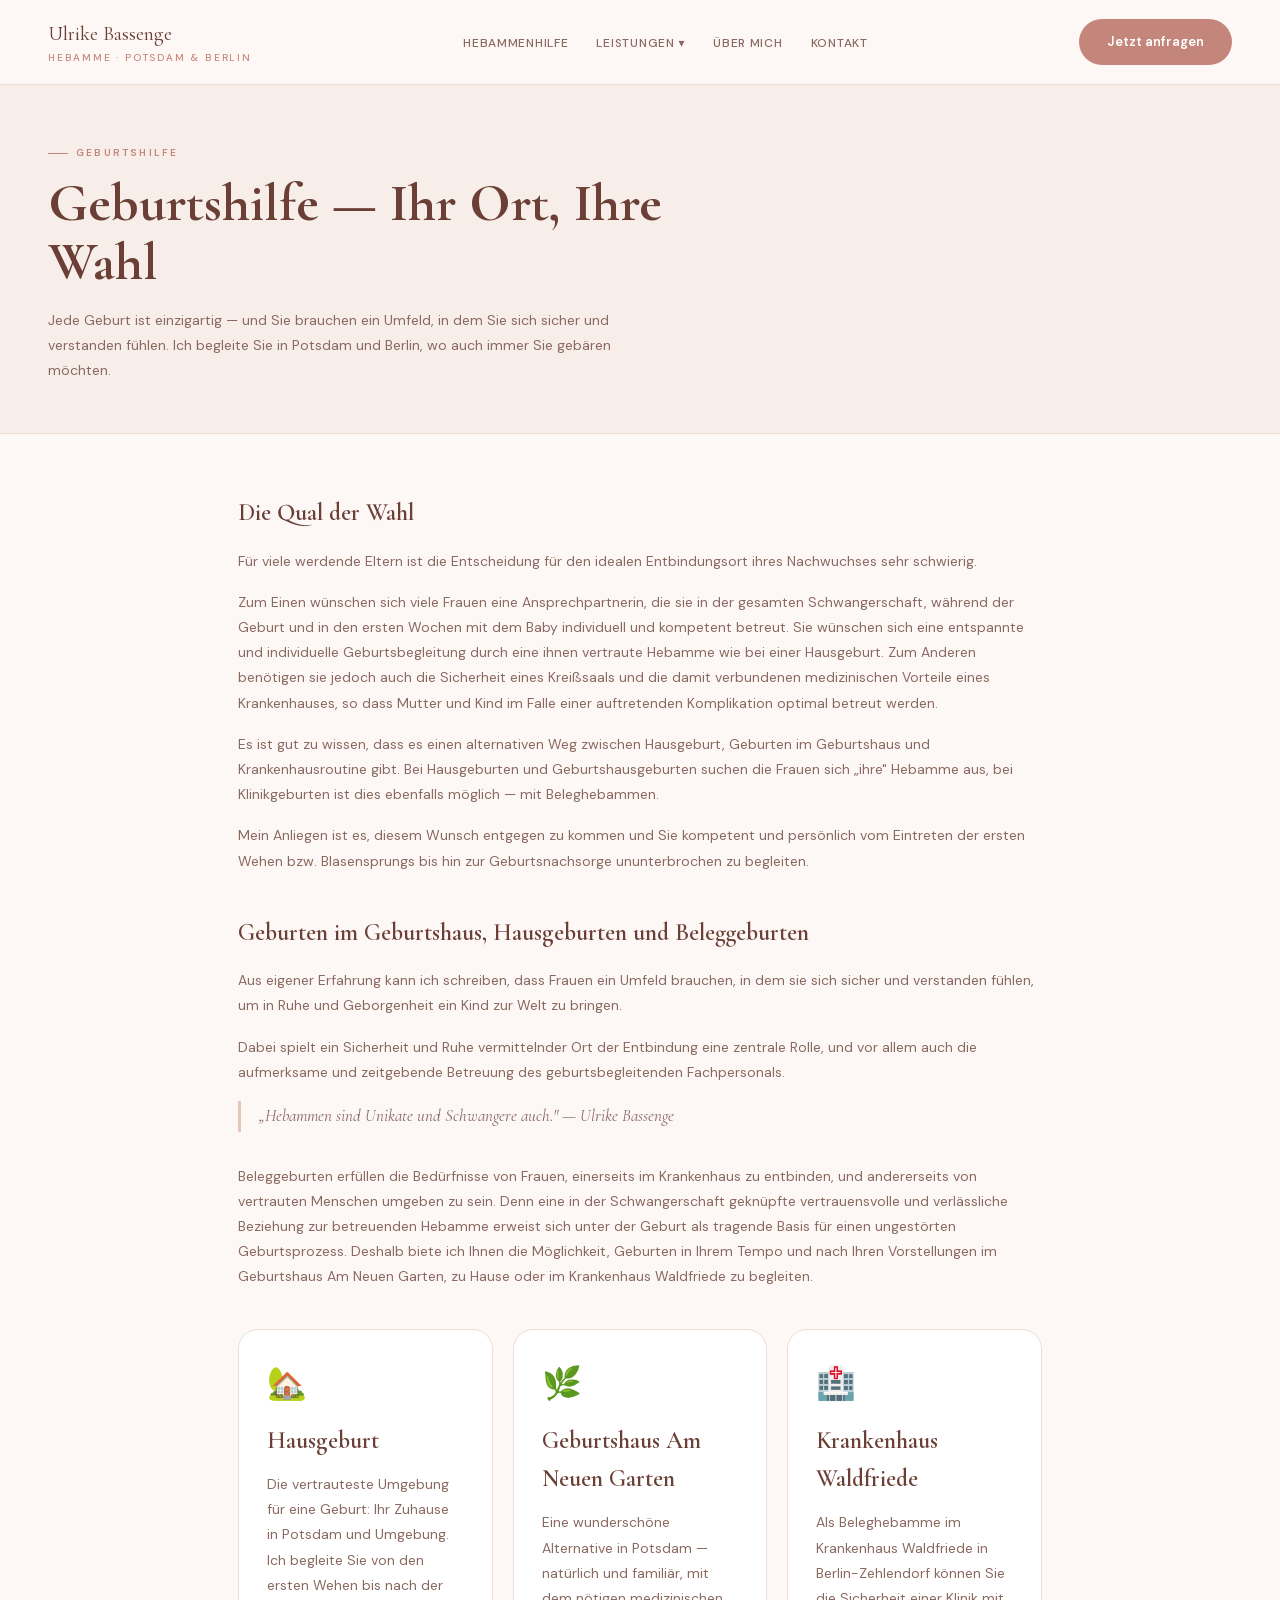
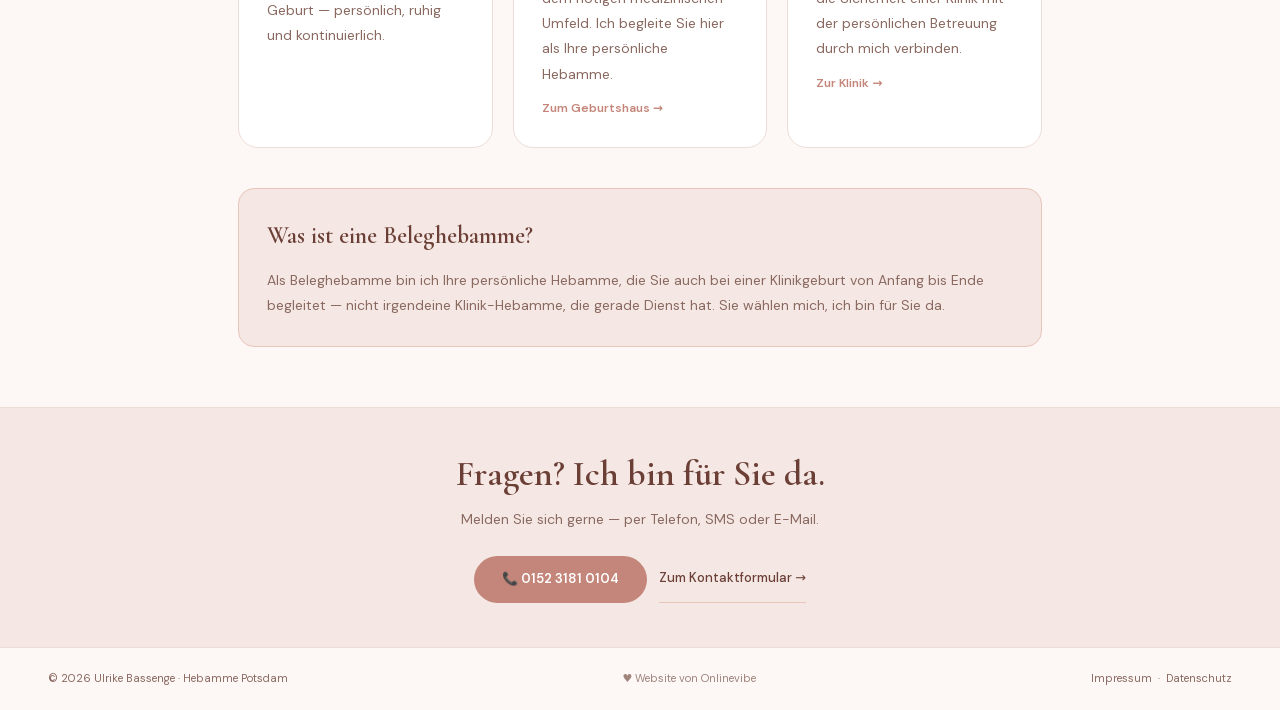
<file: geburtshilfe.html>
<!DOCTYPE html>
<html lang="de">
<head>
  <meta charset="UTF-8">
  <meta name="viewport" content="width=device-width, initial-scale=1.0">
  <title>Geburtshilfe Potsdam — Hausgeburt, Geburtshaus &amp; Beleghebamme | Ulrike Bassenge</title>
  <meta name="description" content="Geburtshilfe in Potsdam mit Hebamme Ulrike Bassenge. Hausgeburt, Geburtshaus Am Neuen Garten oder Beleghebamme im Krankenhaus Waldfriede Berlin-Zehlendorf.">
  <link rel="canonical" href="https://www.ulrike-bassenge.de/geburtshilfe.html">
  <meta property="og:type" content="website">
  <meta property="og:site_name" content="Ulrike Bassenge – Hebamme Potsdam">
  <meta property="og:url" content="https://www.ulrike-bassenge.de/geburtshilfe.html">
  <meta property="og:title" content="Geburtshilfe Potsdam — Hausgeburt, Geburtshaus &amp; Beleghebamme | Ulrike Bassenge">
  <meta property="og:description" content="Geburtshilfe in Potsdam mit Hebamme Ulrike Bassenge. Hausgeburt, Geburtshaus Am Neuen Garten oder Beleghebamme im Krankenhaus Waldfriede Berlin-Zehlendorf.">
  <meta property="og:image" content="https://www.ulrike-bassenge.de/og-image.jpg">
  <meta property="og:locale" content="de_DE">
  <link rel="stylesheet" href="styles.css">
  <script type="application/ld+json">
{
  "@context": "https://schema.org",
  "@type": "Service",
  "name": "Geburtshilfe Potsdam — Hausgeburt, Geburtshaus & Beleghebamme",
  "description": "Geburtshilfe in Potsdam und Berlin mit Hebamme Ulrike Bassenge. Hausgeburt in Potsdam, Geburtshaus Am Neuen Garten oder Beleghebamme im Krankenhaus Waldfriede.",
  "provider": { "@type": "Person", "name": "Ulrike Bassenge", "jobTitle": "Hebamme", "url": "https://www.ulrike-bassenge.de" },
  "areaServed": ["Potsdam", "Berlin"],
  "url": "https://www.ulrike-bassenge.de/geburtshilfe.html",
  "breadcrumb": {
    "@type": "BreadcrumbList",
    "itemListElement": [
      { "@type": "ListItem", "position": 1, "name": "Startseite", "item": "https://www.ulrike-bassenge.de/" },
      { "@type": "ListItem", "position": 2, "name": "Geburtshilfe", "item": "https://www.ulrike-bassenge.de/geburtshilfe.html" }
    ]
  }
}
</script>
</head>
<body>

<nav class="site-nav" id="main-nav">
  <a href="index.html" class="flex flex-col">
    <span class="nav-logo-name">Ulrike Bassenge</span>
    <span class="nav-logo-sub">Hebamme · Potsdam &amp; Berlin</span>
  </a>
  <button class="hamburger" id="hamburger" aria-label="Menü öffnen">
    <span></span><span></span><span></span>
  </button>
  <ul class="nav-links" id="nav-links">
    <li><a href="hebammenhilfe.html">Hebammenhilfe</a></li>
    <li class="nav-dropdown">
      <a href="#">Leistungen ▾</a>
      <div class="nav-dropdown-menu">
        <a href="schwangerschaft.html">Schwangerschaft</a>
        <a href="geburtshilfe.html">Geburtshilfe</a>
        <a href="wochenbett.html">Wochenbett</a>
        <a href="stillen.html">Stillberatung</a>
      </div>
    </li>
    <li><a href="ueber-mich.html">Über mich</a></li>
    <li><a href="kontakt.html">Kontakt</a></li>
  </ul>
  <a href="kontakt.html" class="btn-primary" style="white-space:nowrap;">Jetzt anfragen</a>
</nav>

<section style="background:var(--cream-mid);padding:60px 48px 50px;border-bottom:1px solid var(--sand);">
  <p class="section-label" style="margin-bottom:12px;">Geburtshilfe</p>
  <h1 class="heading-xl" style="max-width:640px;margin-bottom:16px;">Geburtshilfe — Ihr Ort, Ihre Wahl</h1>
  <p class="body-text" style="max-width:600px;">Jede Geburt ist einzigartig — und Sie brauchen ein Umfeld, in dem Sie sich sicher und verstanden fühlen. Ich begleite Sie in Potsdam und Berlin, wo auch immer Sie gebären möchten.</p>
</section>

<main style="padding:60px 48px;max-width:900px;margin:0 auto;">
  <h2 class="heading-md" style="margin-bottom:16px;">Die Qual der Wahl</h2>
  <p class="body-text" style="margin-bottom:16px;">Für viele werdende Eltern ist die Entscheidung für den idealen Entbindungsort ihres Nachwuchses sehr schwierig.</p>
  <p class="body-text" style="margin-bottom:16px;">Zum Einen wünschen sich viele Frauen eine Ansprechpartnerin, die sie in der gesamten Schwangerschaft, während der Geburt und in den ersten Wochen mit dem Baby individuell und kompetent betreut. Sie wünschen sich eine entspannte und individuelle Geburtsbegleitung durch eine ihnen vertraute Hebamme wie bei einer Hausgeburt. Zum Anderen benötigen sie jedoch auch die Sicherheit eines Kreißsaals und die damit verbundenen medizinischen Vorteile eines Krankenhauses, so dass Mutter und Kind im Falle einer auftretenden Komplikation optimal betreut werden.</p>
  <p class="body-text" style="margin-bottom:16px;">Es ist gut zu wissen, dass es einen alternativen Weg zwischen Hausgeburt, Geburten im Geburtshaus und Krankenhausroutine gibt. Bei Hausgeburten und Geburtshausgeburten suchen die Frauen sich „ihre" Hebamme aus, bei Klinikgeburten ist dies ebenfalls möglich — mit Beleghebammen.</p>
  <p class="body-text" style="margin-bottom:40px;">Mein Anliegen ist es, diesem Wunsch entgegen zu kommen und Sie kompetent und persönlich vom Eintreten der ersten Wehen bzw. Blasensprungs bis hin zur Geburtsnachsorge ununterbrochen zu begleiten.</p>

  <h2 class="heading-md" style="margin-bottom:16px;">Geburten im Geburtshaus, Hausgeburten und Beleggeburten</h2>
  <p class="body-text" style="margin-bottom:16px;">Aus eigener Erfahrung kann ich schreiben, dass Frauen ein Umfeld brauchen, in dem sie sich sicher und verstanden fühlen, um in Ruhe und Geborgenheit ein Kind zur Welt zu bringen.</p>
  <p class="body-text" style="margin-bottom:16px;">Dabei spielt ein Sicherheit und Ruhe vermittelnder Ort der Entbindung eine zentrale Rolle, und vor allem auch die aufmerksame und zeitgebende Betreuung des geburtsbegleitenden Fachpersonals.</p>
  <p class="body-text" style="margin-bottom:32px;font-family:var(--font-serif);font-style:italic;font-size:17px;border-left:3px solid var(--rose-light);padding-left:18px;">„Hebammen sind Unikate und Schwangere auch." — Ulrike Bassenge</p>
  <p class="body-text" style="margin-bottom:40px;">Beleggeburten erfüllen die Bedürfnisse von Frauen, einerseits im Krankenhaus zu entbinden, und andererseits von vertrauten Menschen umgeben zu sein. Denn eine in der Schwangerschaft geknüpfte vertrauensvolle und verlässliche Beziehung zur betreuenden Hebamme erweist sich unter der Geburt als tragende Basis für einen ungestörten Geburtsprozess. Deshalb biete ich Ihnen die Möglichkeit, Geburten in Ihrem Tempo und nach Ihren Vorstellungen im Geburtshaus Am Neuen Garten, zu Hause oder im Krankenhaus Waldfriede zu begleiten.</p>

  <div style="display:grid;grid-template-columns:repeat(3,1fr);gap:20px;margin-bottom:40px;" class="cards-3">

    <div class="card" style="padding:28px;">
      <div style="font-size:32px;margin-bottom:12px;">🏡</div>
      <h2 class="heading-md" style="margin-bottom:12px;">Hausgeburt</h2>
      <p class="body-text">Die vertrauteste Umgebung für eine Geburt: Ihr Zuhause in Potsdam und Umgebung. Ich begleite Sie von den ersten Wehen bis nach der Geburt — persönlich, ruhig und kontinuierlich.</p>
    </div>

    <div class="card" style="padding:28px;">
      <div style="font-size:32px;margin-bottom:12px;">🌿</div>
      <h2 class="heading-md" style="margin-bottom:12px;">Geburtshaus Am Neuen Garten</h2>
      <p class="body-text">Eine wunderschöne Alternative in Potsdam — natürlich und familiär, mit dem nötigen medizinischen Umfeld. Ich begleite Sie hier als Ihre persönliche Hebamme.</p>
      <a href="https://www.geburtshaus-am-neuen-garten.de" target="_blank" rel="noopener" style="display:inline-block;margin-top:12px;font-size:12px;color:var(--rose);font-weight:600;">Zum Geburtshaus →</a>
    </div>

    <div class="card" style="padding:28px;">
      <div style="font-size:32px;margin-bottom:12px;">🏥</div>
      <h2 class="heading-md" style="margin-bottom:12px;">Krankenhaus Waldfriede</h2>
      <p class="body-text">Als Beleghebamme im Krankenhaus Waldfriede in Berlin-Zehlendorf können Sie die Sicherheit einer Klinik mit der persönlichen Betreuung durch mich verbinden.</p>
      <a href="https://www.krankenhaus-waldfriede.de" target="_blank" rel="noopener" style="display:inline-block;margin-top:12px;font-size:12px;color:var(--rose);font-weight:600;">Zur Klinik →</a>
    </div>

  </div>

  <div style="background:var(--rose-pale);border-radius:16px;padding:28px;border:1px solid var(--rose-light);">
    <h2 class="heading-md" style="margin-bottom:12px;">Was ist eine Beleghebamme?</h2>
    <p class="body-text">Als Beleghebamme bin ich Ihre persönliche Hebamme, die Sie auch bei einer Klinikgeburt von Anfang bis Ende begleitet — nicht irgendeine Klinik-Hebamme, die gerade Dienst hat. Sie wählen mich, ich bin für Sie da.</p>
  </div>
</main>

<section style="background:var(--rose-pale);padding:44px 48px;text-align:center;border-top:1px solid var(--sand);">
  <h2 class="heading-lg" style="margin-bottom:12px;">Fragen? Ich bin für Sie da.</h2>
  <p class="body-text" style="margin-bottom:24px;max-width:480px;margin-left:auto;margin-right:auto;">Melden Sie sich gerne — per Telefon, SMS oder E-Mail.</p>
  <div style="display:flex;justify-content:center;gap:12px;flex-wrap:wrap;">
    <a href="tel:015231810104" class="btn-primary">📞 0152 3181 0104</a>
    <a href="kontakt.html" class="btn-ghost">Zum Kontaktformular →</a>
  </div>
</section>

<footer class="site-footer">
  <span>© 2026 Ulrike Bassenge · Hebamme Potsdam</span>
  <span class="site-credit">♥ Website von <a href="https://onlinevibe.de" target="_blank" rel="noopener noreferrer">Onlinevibe</a></span>
  <span>
    <a href="impressum.html">Impressum</a> &nbsp;·&nbsp;
    <a href="datenschutz.html">Datenschutz</a>
  </span>
</footer>

<script>
  const hamburger = document.getElementById('hamburger');
  const navLinks  = document.getElementById('nav-links');
  hamburger.addEventListener('click', () => navLinks.classList.toggle('open'));
</script>
</body>
</html>
</file>
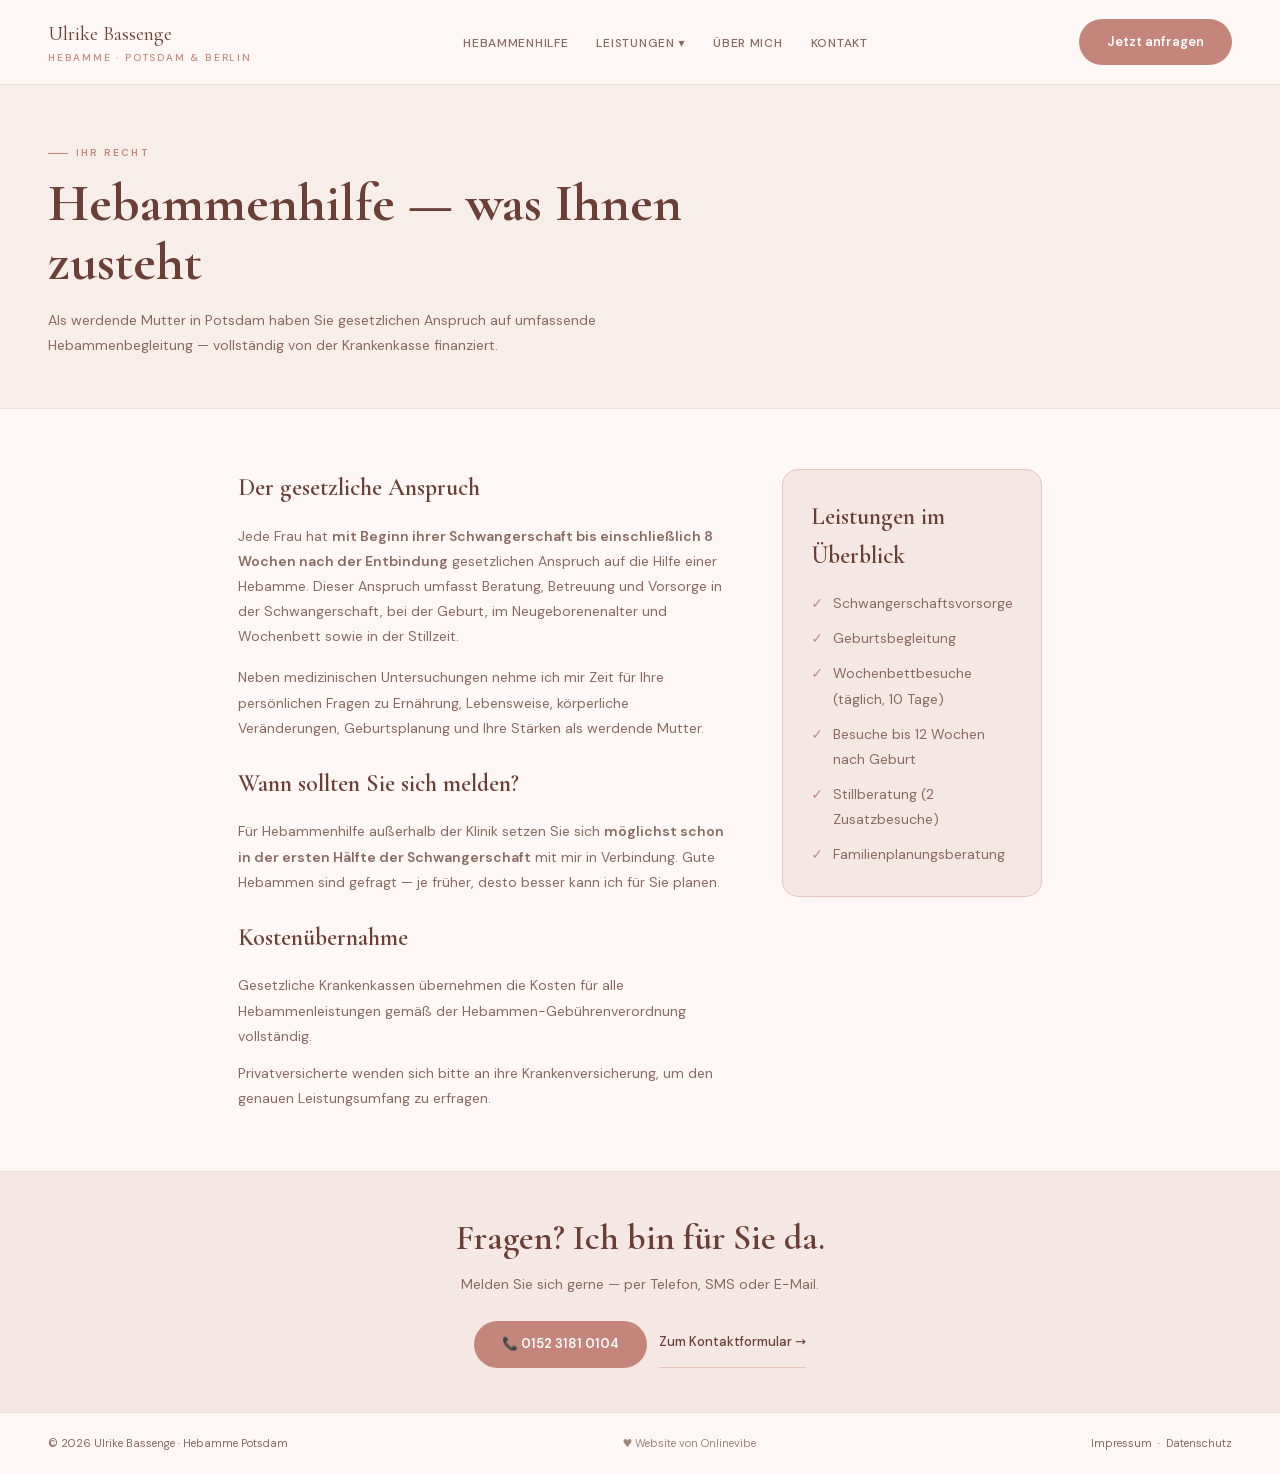
<file: hebammenhilfe.html>
<!DOCTYPE html>
<html lang="de">
<head>
  <meta charset="UTF-8">
  <meta name="viewport" content="width=device-width, initial-scale=1.0">
  <title>Hebammenhilfe Potsdam — gesetzlicher Anspruch | Ulrike Bassenge</title>
  <meta name="description" content="Jede Frau hat Anspruch auf eine Hebamme in Potsdam. Ulrike Bassenge informiert über gesetzliche Leistungen, Kassenübernahme und wann Sie sich melden sollten.">
  <link rel="canonical" href="https://www.ulrike-bassenge.de/hebammenhilfe.html">
  <meta property="og:type" content="website">
  <meta property="og:site_name" content="Ulrike Bassenge – Hebamme Potsdam">
  <meta property="og:url" content="https://www.ulrike-bassenge.de/hebammenhilfe.html">
  <meta property="og:title" content="Hebammenhilfe Potsdam — gesetzlicher Anspruch | Ulrike Bassenge">
  <meta property="og:description" content="Jede Frau hat Anspruch auf eine Hebamme in Potsdam. Ulrike Bassenge informiert über gesetzliche Leistungen, Kassenübernahme und wann Sie sich melden sollten.">
  <meta property="og:image" content="https://www.ulrike-bassenge.de/og-image.jpg">
  <meta property="og:locale" content="de_DE">
  <link rel="stylesheet" href="styles.css">
  <script type="application/ld+json">
{
  "@context": "https://schema.org",
  "@type": "Service",
  "name": "Hebammenhilfe Potsdam — gesetzlicher Anspruch",
  "description": "Jede Frau hat Anspruch auf Hebammenhilfe ab Schwangerschaftsbeginn bis 8 Wochen nach Geburt. Vollständig von der Krankenkasse übernommen.",
  "provider": { "@type": "Person", "name": "Ulrike Bassenge", "jobTitle": "Hebamme", "url": "https://www.ulrike-bassenge.de" },
  "areaServed": ["Potsdam", "Berlin"],
  "url": "https://www.ulrike-bassenge.de/hebammenhilfe.html",
  "breadcrumb": {
    "@type": "BreadcrumbList",
    "itemListElement": [
      { "@type": "ListItem", "position": 1, "name": "Startseite", "item": "https://www.ulrike-bassenge.de/" },
      { "@type": "ListItem", "position": 2, "name": "Hebammenhilfe", "item": "https://www.ulrike-bassenge.de/hebammenhilfe.html" }
    ]
  }
}
</script>
</head>
<body>

<!-- NAVIGATION -->
<nav class="site-nav" id="main-nav">
  <a href="index.html" class="flex flex-col">
    <span class="nav-logo-name">Ulrike Bassenge</span>
    <span class="nav-logo-sub">Hebamme · Potsdam &amp; Berlin</span>
  </a>
  <button class="hamburger" id="hamburger" aria-label="Menü öffnen">
    <span></span><span></span><span></span>
  </button>
  <ul class="nav-links" id="nav-links">
    <li><a href="hebammenhilfe.html">Hebammenhilfe</a></li>
    <li class="nav-dropdown">
      <a href="#">Leistungen ▾</a>
      <div class="nav-dropdown-menu">
        <a href="schwangerschaft.html">Schwangerschaft</a>
        <a href="geburtshilfe.html">Geburtshilfe</a>
        <a href="wochenbett.html">Wochenbett</a>
        <a href="stillen.html">Stillberatung</a>
      </div>
    </li>
    <li><a href="ueber-mich.html">Über mich</a></li>
    <li><a href="kontakt.html">Kontakt</a></li>
  </ul>
  <a href="kontakt.html" class="btn-primary" style="white-space:nowrap;">Jetzt anfragen</a>
</nav>

<section style="background:var(--cream-mid);padding:60px 48px 50px;border-bottom:1px solid var(--sand);">
  <p class="section-label" style="margin-bottom:12px;">Ihr Recht</p>
  <h1 class="heading-xl" style="max-width:640px;margin-bottom:16px;">Hebammenhilfe — was Ihnen zusteht</h1>
  <p class="body-text" style="max-width:600px;">Als werdende Mutter in Potsdam haben Sie gesetzlichen Anspruch auf umfassende Hebammenbegleitung — vollständig von der Krankenkasse finanziert.</p>
</section>

<main style="padding:60px 48px;max-width:900px;margin:0 auto;">
  <div style="display:grid;grid-template-columns:2fr 1fr;gap:48px;" class="subpage-2col">
    <div>
      <h2 class="heading-md" style="margin-bottom:16px;">Der gesetzliche Anspruch</h2>
      <p class="body-text" style="margin-bottom:16px;">Jede Frau hat <strong>mit Beginn ihrer Schwangerschaft bis einschließlich 8 Wochen nach der Entbindung</strong> gesetzlichen Anspruch auf die Hilfe einer Hebamme. Dieser Anspruch umfasst Beratung, Betreuung und Vorsorge in der Schwangerschaft, bei der Geburt, im Neugeborenenalter und Wochenbett sowie in der Stillzeit.</p>
      <p class="body-text" style="margin-bottom:24px;">Neben medizinischen Untersuchungen nehme ich mir Zeit für Ihre persönlichen Fragen zu Ernährung, Lebensweise, körperliche Veränderungen, Geburtsplanung und Ihre Stärken als werdende Mutter.</p>

      <h2 class="heading-md" style="margin-bottom:16px;">Wann sollten Sie sich melden?</h2>
      <p class="body-text" style="margin-bottom:24px;">Für Hebammenhilfe außerhalb der Klinik setzen Sie sich <strong>möglichst schon in der ersten Hälfte der Schwangerschaft</strong> mit mir in Verbindung. Gute Hebammen sind gefragt — je früher, desto besser kann ich für Sie planen.</p>

      <h2 class="heading-md" style="margin-bottom:16px;">Kostenübernahme</h2>
      <p class="body-text" style="margin-bottom:12px;">Gesetzliche Krankenkassen übernehmen die Kosten für alle Hebammenleistungen gemäß der Hebammen-Gebührenverordnung vollständig.</p>
      <p class="body-text">Privatversicherte wenden sich bitte an ihre Krankenversicherung, um den genauen Leistungsumfang zu erfragen.</p>
    </div>
    <div>
      <div style="background:var(--rose-pale);border-radius:16px;padding:28px;border:1px solid var(--rose-light);">
        <h3 class="heading-md" style="margin-bottom:16px;">Leistungen im Überblick</h3>
        <ul style="list-style:none;display:flex;flex-direction:column;gap:10px;">
          <li class="body-text" style="display:flex;gap:10px;"><span style="color:var(--rose);font-weight:700;">✓</span> Schwangerschaftsvorsorge</li>
          <li class="body-text" style="display:flex;gap:10px;"><span style="color:var(--rose);font-weight:700;">✓</span> Geburtsbegleitung</li>
          <li class="body-text" style="display:flex;gap:10px;"><span style="color:var(--rose);font-weight:700;">✓</span> Wochenbettbesuche (täglich, 10 Tage)</li>
          <li class="body-text" style="display:flex;gap:10px;"><span style="color:var(--rose);font-weight:700;">✓</span> Besuche bis 12 Wochen nach Geburt</li>
          <li class="body-text" style="display:flex;gap:10px;"><span style="color:var(--rose);font-weight:700;">✓</span> Stillberatung (2 Zusatzbesuche)</li>
          <li class="body-text" style="display:flex;gap:10px;"><span style="color:var(--rose);font-weight:700;">✓</span> Familienplanungsberatung</li>
        </ul>
      </div>
    </div>
  </div>
</main>

<!-- KONTAKT CTA mini -->
<section style="background:var(--rose-pale);padding:44px 48px;text-align:center;border-top:1px solid var(--sand);">
  <h2 class="heading-lg" style="margin-bottom:12px;">Fragen? Ich bin für Sie da.</h2>
  <p class="body-text" style="margin-bottom:24px;max-width:480px;margin-left:auto;margin-right:auto;">Melden Sie sich gerne — per Telefon, SMS oder E-Mail.</p>
  <div style="display:flex;justify-content:center;gap:12px;flex-wrap:wrap;">
    <a href="tel:015231810104" class="btn-primary">📞 0152 3181 0104</a>
    <a href="kontakt.html" class="btn-ghost">Zum Kontaktformular →</a>
  </div>
</section>

<!-- FOOTER -->
<footer class="site-footer">
  <span>© 2026 Ulrike Bassenge · Hebamme Potsdam</span>
  <span class="site-credit">♥ Website von <a href="https://onlinevibe.de" target="_blank" rel="noopener noreferrer">Onlinevibe</a></span>
  <span>
    <a href="impressum.html">Impressum</a> &nbsp;·&nbsp;
    <a href="datenschutz.html">Datenschutz</a>
  </span>
</footer>

<script>
  const hamburger = document.getElementById('hamburger');
  const navLinks  = document.getElementById('nav-links');
  hamburger.addEventListener('click', function() {
    const isOpen = navLinks.classList.toggle('open');
    hamburger.setAttribute('aria-expanded', isOpen ? 'true' : 'false');
  });
  document.querySelectorAll('.nav-dropdown > a').forEach(function(link) {
    link.addEventListener('click', function(e) {
      if (window.innerWidth <= 768) {
        e.preventDefault();
        const menu = this.parentElement.querySelector('.nav-dropdown-menu');
        if (menu) menu.classList.toggle('open');
      }
    });
  });
</script>
</body>
</html>
</file>
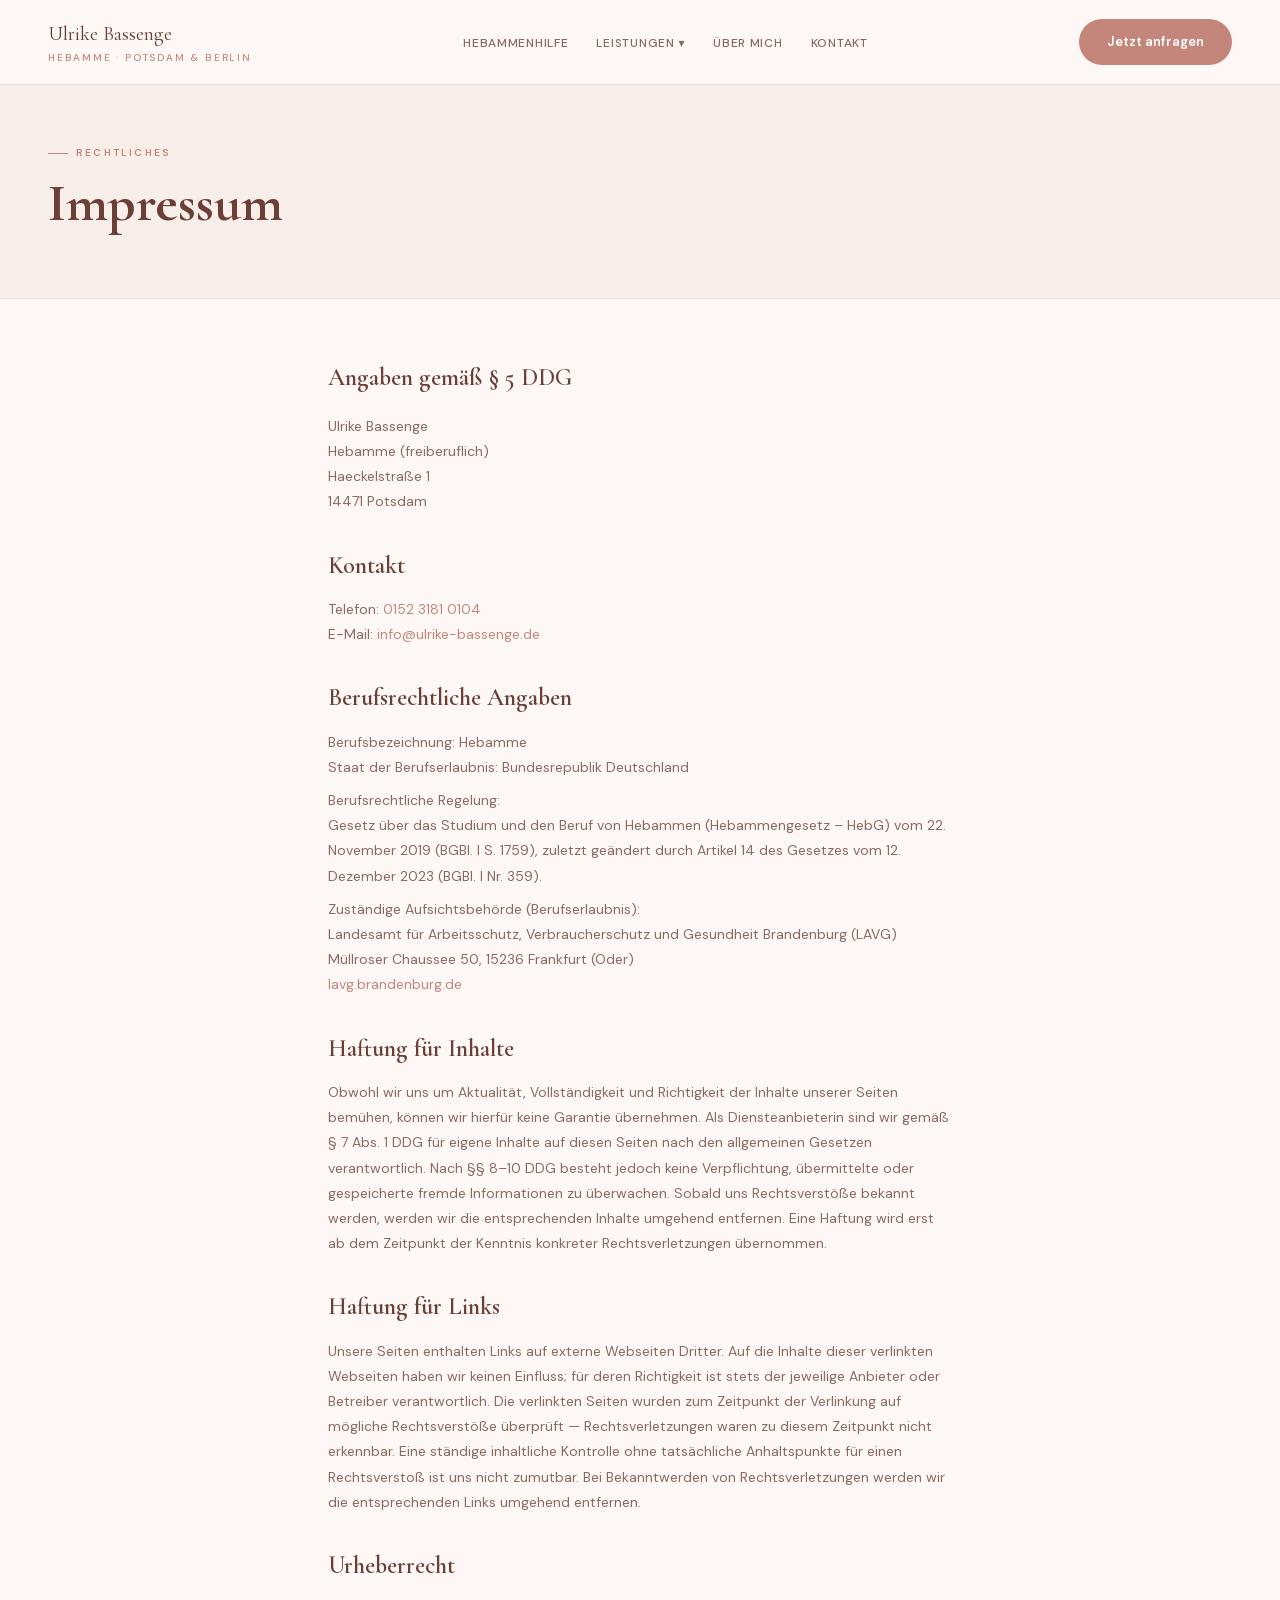
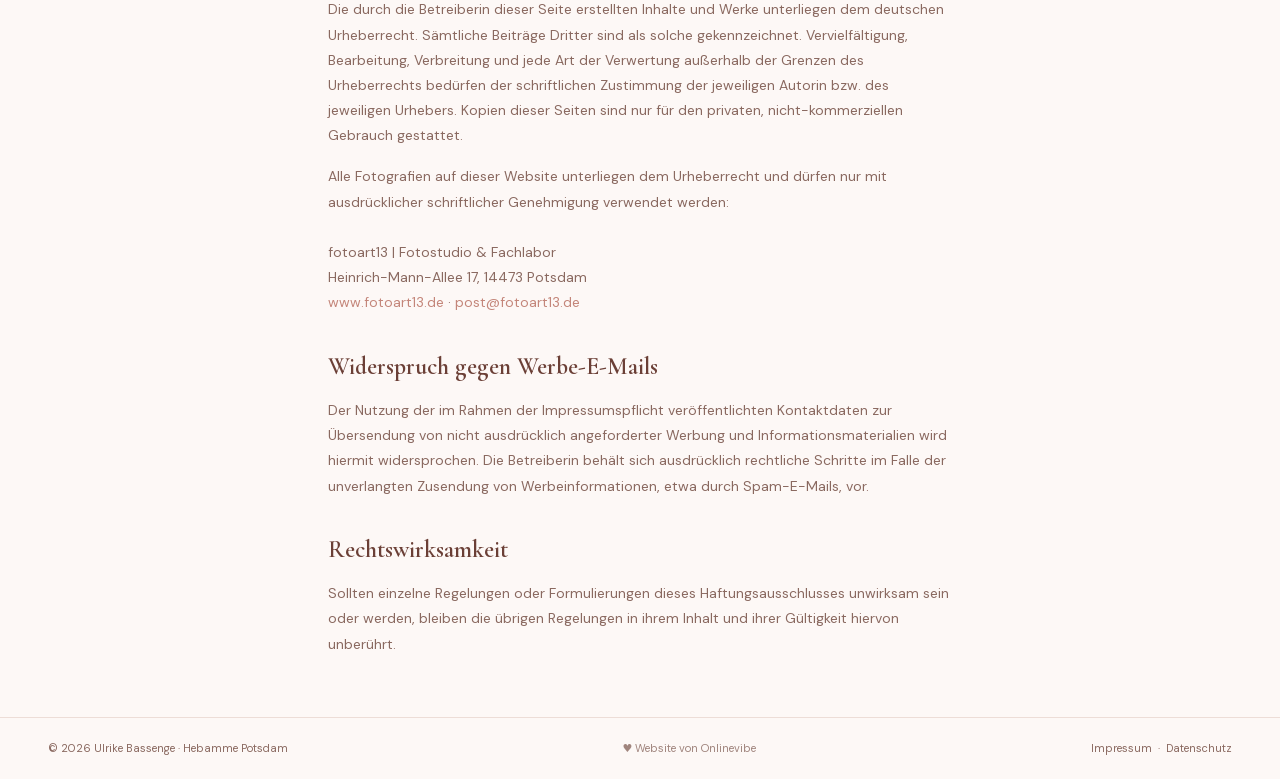
<file: impressum.html>
<!DOCTYPE html>
<html lang="de">
<head>
  <meta charset="UTF-8">
  <meta name="viewport" content="width=device-width, initial-scale=1.0">
  <title>Impressum — Ulrike Bassenge, Hebamme Potsdam</title>
  <meta name="description" content="Impressum der Website von Hebamme Ulrike Bassenge, Haeckelstraße 1, 14471 Potsdam.">
  <link rel="canonical" href="https://www.ulrike-bassenge.de/impressum.html">
  <link rel="stylesheet" href="styles.css">
</head>
<body>

<!-- NAVIGATION -->
<nav class="site-nav" id="main-nav">
  <a href="index.html" class="flex flex-col">
    <span class="nav-logo-name">Ulrike Bassenge</span>
    <span class="nav-logo-sub">Hebamme · Potsdam &amp; Berlin</span>
  </a>
  <button class="hamburger" id="hamburger" aria-label="Menü öffnen">
    <span></span><span></span><span></span>
  </button>
  <ul class="nav-links" id="nav-links">
    <li><a href="hebammenhilfe.html">Hebammenhilfe</a></li>
    <li class="nav-dropdown">
      <a href="#">Leistungen ▾</a>
      <div class="nav-dropdown-menu">
        <a href="schwangerschaft.html">Schwangerschaft</a>
        <a href="geburtshilfe.html">Geburtshilfe</a>
        <a href="wochenbett.html">Wochenbett</a>
        <a href="stillen.html">Stillberatung</a>
      </div>
    </li>
    <li><a href="ueber-mich.html">Über mich</a></li>
    <li><a href="kontakt.html">Kontakt</a></li>
  </ul>
  <a href="kontakt.html" class="btn-primary" style="white-space:nowrap;">Jetzt anfragen</a>
</nav>

<section style="background:var(--cream-mid);padding:60px 48px 50px;border-bottom:1px solid var(--sand);">
  <p class="section-label" style="margin-bottom:12px;">Rechtliches</p>
  <h1 class="heading-xl" style="max-width:640px;margin-bottom:16px;">Impressum</h1>
</section>

<main style="padding:60px 48px;max-width:720px;margin:0 auto;">

  <h2 class="heading-md" style="margin-bottom:16px;">Angaben gemäß § 5 DDG</h2>
  <p class="body-text" style="margin-bottom:32px;">
    Ulrike Bassenge<br>
    Hebamme (freiberuflich)<br>
    Haeckelstraße 1<br>
    14471 Potsdam
  </p>

  <h2 class="heading-md" style="margin-bottom:12px;">Kontakt</h2>
  <p class="body-text" style="margin-bottom:32px;">
    Telefon: <a href="tel:015231810104" style="color:var(--rose);">0152 3181 0104</a><br>
    E-Mail: <a href="mailto:info@ulrike-bassenge.de" style="color:var(--rose);">info@ulrike-bassenge.de</a>
  </p>

  <h2 class="heading-md" style="margin-bottom:12px;">Berufsrechtliche Angaben</h2>
  <p class="body-text" style="margin-bottom:8px;">
    Berufsbezeichnung: Hebamme<br>
    Staat der Berufserlaubnis: Bundesrepublik Deutschland
  </p>
  <p class="body-text" style="margin-bottom:8px;">
    Berufsrechtliche Regelung:<br>
    Gesetz über das Studium und den Beruf von Hebammen (Hebammengesetz – HebG) vom 22. November 2019 (BGBl. I S. 1759), zuletzt geändert durch Artikel 14 des Gesetzes vom 12. Dezember 2023 (BGBl. I Nr. 359).
  </p>
  <p class="body-text" style="margin-bottom:32px;">
    Zuständige Aufsichtsbehörde (Berufserlaubnis):<br>
    Landesamt für Arbeitsschutz, Verbraucherschutz und Gesundheit Brandenburg (LAVG)<br>
    Müllroser Chaussee 50, 15236 Frankfurt (Oder)<br>
    <a href="https://lavg.brandenburg.de" target="_blank" rel="noopener" style="color:var(--rose);">lavg.brandenburg.de</a>
  </p>

  <h2 class="heading-md" style="margin-bottom:12px;">Haftung für Inhalte</h2>
  <p class="body-text" style="margin-bottom:32px;">
    Obwohl wir uns um Aktualität, Vollständigkeit und Richtigkeit der Inhalte unserer Seiten bemühen, können wir hierfür keine Garantie übernehmen. Als Diensteanbieterin sind wir gemäß § 7 Abs. 1 DDG für eigene Inhalte auf diesen Seiten nach den allgemeinen Gesetzen verantwortlich. Nach §§ 8–10 DDG besteht jedoch keine Verpflichtung, übermittelte oder gespeicherte fremde Informationen zu überwachen. Sobald uns Rechtsverstöße bekannt werden, werden wir die entsprechenden Inhalte umgehend entfernen. Eine Haftung wird erst ab dem Zeitpunkt der Kenntnis konkreter Rechtsverletzungen übernommen.
  </p>

  <h2 class="heading-md" style="margin-bottom:12px;">Haftung für Links</h2>
  <p class="body-text" style="margin-bottom:32px;">
    Unsere Seiten enthalten Links auf externe Webseiten Dritter. Auf die Inhalte dieser verlinkten Webseiten haben wir keinen Einfluss; für deren Richtigkeit ist stets der jeweilige Anbieter oder Betreiber verantwortlich. Die verlinkten Seiten wurden zum Zeitpunkt der Verlinkung auf mögliche Rechtsverstöße überprüft — Rechtsverletzungen waren zu diesem Zeitpunkt nicht erkennbar. Eine ständige inhaltliche Kontrolle ohne tatsächliche Anhaltspunkte für einen Rechtsverstoß ist uns nicht zumutbar. Bei Bekanntwerden von Rechtsverletzungen werden wir die entsprechenden Links umgehend entfernen.
  </p>

  <h2 class="heading-md" style="margin-bottom:12px;">Urheberrecht</h2>
  <p class="body-text" style="margin-bottom:16px;">
    Die durch die Betreiberin dieser Seite erstellten Inhalte und Werke unterliegen dem deutschen Urheberrecht. Sämtliche Beiträge Dritter sind als solche gekennzeichnet. Vervielfältigung, Bearbeitung, Verbreitung und jede Art der Verwertung außerhalb der Grenzen des Urheberrechts bedürfen der schriftlichen Zustimmung der jeweiligen Autorin bzw. des jeweiligen Urhebers. Kopien dieser Seiten sind nur für den privaten, nicht-kommerziellen Gebrauch gestattet.
  </p>
  <p class="body-text" style="margin-bottom:32px;">
    Alle Fotografien auf dieser Website unterliegen dem Urheberrecht und dürfen nur mit ausdrücklicher schriftlicher Genehmigung verwendet werden:<br><br>
    fotoart13 | Fotostudio &amp; Fachlabor<br>
    Heinrich-Mann-Allee 17, 14473 Potsdam<br>
    <a href="https://www.fotoart13.de" target="_blank" rel="noopener" style="color:var(--rose);">www.fotoart13.de</a> ·
    <a href="mailto:post@fotoart13.de" style="color:var(--rose);">post@fotoart13.de</a>
  </p>

  <h2 class="heading-md" style="margin-bottom:12px;">Widerspruch gegen Werbe-E-Mails</h2>
  <p class="body-text" style="margin-bottom:32px;">
    Der Nutzung der im Rahmen der Impressumspflicht veröffentlichten Kontaktdaten zur Übersendung von nicht ausdrücklich angeforderter Werbung und Informationsmaterialien wird hiermit widersprochen. Die Betreiberin behält sich ausdrücklich rechtliche Schritte im Falle der unverlangten Zusendung von Werbeinformationen, etwa durch Spam-E-Mails, vor.
  </p>

  <h2 class="heading-md" style="margin-bottom:12px;">Rechtswirksamkeit</h2>
  <p class="body-text">
    Sollten einzelne Regelungen oder Formulierungen dieses Haftungsausschlusses unwirksam sein oder werden, bleiben die übrigen Regelungen in ihrem Inhalt und ihrer Gültigkeit hiervon unberührt.
  </p>

</main>

<!-- FOOTER -->
<footer class="site-footer">
  <span>© 2026 Ulrike Bassenge · Hebamme Potsdam</span>
  <span class="site-credit">♥ Website von <a href="https://onlinevibe.de" target="_blank" rel="noopener noreferrer">Onlinevibe</a></span>
  <span>
    <a href="impressum.html">Impressum</a> &nbsp;·&nbsp;
    <a href="datenschutz.html">Datenschutz</a>
  </span>
</footer>

<script>
  const hamburger = document.getElementById('hamburger');
  const navLinks  = document.getElementById('nav-links');
  hamburger.addEventListener('click', () => navLinks.classList.toggle('open'));
</script>
</body>
</html>
</file>
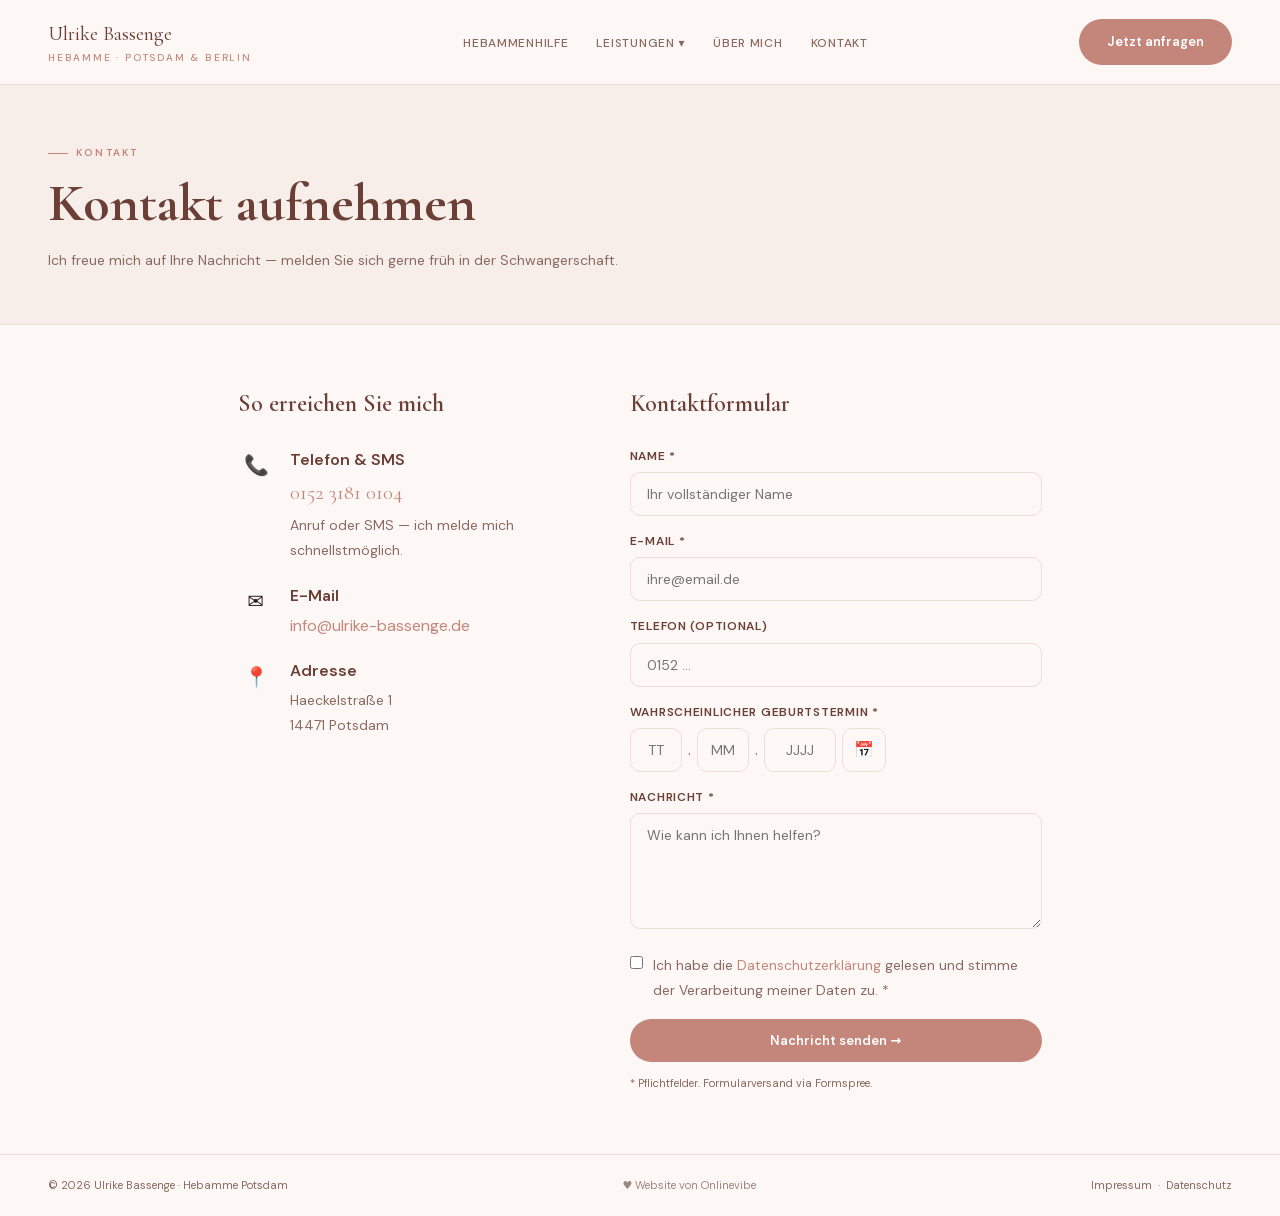
<file: kontakt.html>
<!DOCTYPE html>
<html lang="de">
<head>
  <meta charset="UTF-8">
  <meta name="viewport" content="width=device-width, initial-scale=1.0">
  <title>Kontakt — Hebamme Ulrike Bassenge, Potsdam</title>
  <meta name="description" content="Kontaktieren Sie Hebamme Ulrike Bassenge in Potsdam. Telefon, SMS oder E-Mail — ich antworte persönlich. Kontaktformular online.">
  <link rel="canonical" href="https://www.ulrike-bassenge.de/kontakt.html">
  <meta property="og:type" content="website">
  <meta property="og:site_name" content="Ulrike Bassenge – Hebamme Potsdam">
  <meta property="og:url" content="https://www.ulrike-bassenge.de/kontakt.html">
  <meta property="og:title" content="Kontakt — Hebamme Ulrike Bassenge, Potsdam">
  <meta property="og:description" content="Kontaktieren Sie Hebamme Ulrike Bassenge in Potsdam. Telefon, SMS oder E-Mail — ich antworte persönlich. Kontaktformular online.">
  <meta property="og:image" content="https://www.ulrike-bassenge.de/og-image.jpg">
  <meta property="og:locale" content="de_DE">
  <link rel="stylesheet" href="styles.css">
</head>
<body>

<nav class="site-nav" id="main-nav">
  <a href="index.html" class="flex flex-col">
    <span class="nav-logo-name">Ulrike Bassenge</span>
    <span class="nav-logo-sub">Hebamme · Potsdam &amp; Berlin</span>
  </a>
  <button class="hamburger" id="hamburger" aria-label="Menü öffnen">
    <span></span><span></span><span></span>
  </button>
  <ul class="nav-links" id="nav-links">
    <li><a href="hebammenhilfe.html">Hebammenhilfe</a></li>
    <li class="nav-dropdown">
      <a href="#">Leistungen ▾</a>
      <div class="nav-dropdown-menu">
        <a href="schwangerschaft.html">Schwangerschaft</a>
        <a href="geburtshilfe.html">Geburtshilfe</a>
        <a href="wochenbett.html">Wochenbett</a>
        <a href="stillen.html">Stillberatung</a>
      </div>
    </li>
    <li><a href="ueber-mich.html">Über mich</a></li>
    <li><a href="kontakt.html">Kontakt</a></li>
  </ul>
  <a href="kontakt.html" class="btn-primary" style="white-space:nowrap;">Jetzt anfragen</a>
</nav>

<section style="background:var(--cream-mid);padding:60px 48px 50px;border-bottom:1px solid var(--sand);">
  <p class="section-label" style="margin-bottom:12px;">Kontakt</p>
  <h1 class="heading-xl" style="max-width:640px;margin-bottom:16px;">Kontakt aufnehmen</h1>
  <p class="body-text" style="max-width:600px;">Ich freue mich auf Ihre Nachricht — melden Sie sich gerne früh in der Schwangerschaft.</p>
</section>

<main style="padding:60px 48px;max-width:900px;margin:0 auto;">
  <div style="display:grid;grid-template-columns:1fr 1.2fr;gap:48px;" class="subpage-2col">
    <!-- KONTAKTDATEN -->
    <div>
      <h2 class="heading-md" style="margin-bottom:24px;">So erreichen Sie mich</h2>
      <div style="display:flex;flex-direction:column;gap:20px;">
        <div style="display:flex;gap:16px;align-items:flex-start;">
          <span style="display:flex;align-items:center;justify-content:center;width:36px;height:36px;flex-shrink:0;font-size:20px;line-height:1;padding-top:1px;">📞</span>
          <div>
            <p style="font-weight:600;color:var(--rose-dark);margin-bottom:4px;">Telefon &amp; SMS</p>
            <a href="tel:015231810104" style="font-size:20px;font-family:var(--font-serif);color:var(--rose);">0152 3181 0104</a>
            <p class="body-text" style="margin-top:4px;">Anruf oder SMS — ich melde mich schnellstmöglich.</p>
          </div>
        </div>
        <div style="display:flex;gap:16px;align-items:flex-start;">
          <span style="display:flex;align-items:center;justify-content:center;width:36px;height:36px;flex-shrink:0;font-size:20px;line-height:1;padding-top:1px;">✉️</span>
          <div>
            <p style="font-weight:600;color:var(--rose-dark);margin-bottom:4px;">E-Mail</p>
            <a href="mailto:info@ulrike-bassenge.de" style="font-size:16px;color:var(--rose);">info@ulrike-bassenge.de</a>
          </div>
        </div>
        <div style="display:flex;gap:16px;align-items:flex-start;">
          <span style="display:flex;align-items:center;justify-content:center;width:36px;height:36px;flex-shrink:0;font-size:20px;line-height:1;padding-top:1px;">📍</span>
          <div>
            <p style="font-weight:600;color:var(--rose-dark);margin-bottom:4px;">Adresse</p>
            <p class="body-text">Haeckelstraße 1<br>14471 Potsdam</p>
          </div>
        </div>
      </div>
    </div>
    <!-- FORMULAR -->
    <div>
      <h2 class="heading-md" style="margin-bottom:24px;">Kontaktformular</h2>
      <form action="https://formspree.io/f/FORMSPREE_ID" method="POST" style="display:flex;flex-direction:column;gap:16px;">
        <div>
          <label style="display:block;font-size:12px;font-weight:600;color:var(--rose-dark);margin-bottom:6px;text-transform:uppercase;letter-spacing:.06em;">Name *</label>
          <input type="text" name="name" required placeholder="Ihr vollständiger Name" style="width:100%;padding:12px 16px;border:1px solid var(--sand);border-radius:10px;font-family:var(--font-sans);font-size:14px;background:var(--cream);color:var(--text);outline:none;">
        </div>
        <div>
          <label style="display:block;font-size:12px;font-weight:600;color:var(--rose-dark);margin-bottom:6px;text-transform:uppercase;letter-spacing:.06em;">E-Mail *</label>
          <input type="email" name="email" required placeholder="ihre@email.de" style="width:100%;padding:12px 16px;border:1px solid var(--sand);border-radius:10px;font-family:var(--font-sans);font-size:14px;background:var(--cream);color:var(--text);outline:none;">
        </div>
        <div>
          <label style="display:block;font-size:12px;font-weight:600;color:var(--rose-dark);margin-bottom:6px;text-transform:uppercase;letter-spacing:.06em;">Telefon (optional)</label>
          <input type="tel" name="phone" placeholder="0152 …" style="width:100%;padding:12px 16px;border:1px solid var(--sand);border-radius:10px;font-family:var(--font-sans);font-size:14px;background:var(--cream);color:var(--text);outline:none;">
        </div>
        <div>
          <label style="display:block;font-size:12px;font-weight:600;color:var(--rose-dark);margin-bottom:6px;text-transform:uppercase;letter-spacing:.06em;">Wahrscheinlicher Geburtstermin *</label>
          <div style="display:flex;align-items:center;gap:6px;">
            <input type="text" inputmode="numeric" maxlength="2" id="get-day" required placeholder="TT" aria-label="Tag" style="width:52px;text-align:center;padding:12px 4px;border:1px solid var(--sand);border-radius:10px;font-family:var(--font-sans);font-size:14px;background:var(--cream);color:var(--text);outline:none;">
            <span style="color:var(--muted);">.</span>
            <input type="text" inputmode="numeric" maxlength="2" id="get-month" required placeholder="MM" aria-label="Monat" style="width:52px;text-align:center;padding:12px 4px;border:1px solid var(--sand);border-radius:10px;font-family:var(--font-sans);font-size:14px;background:var(--cream);color:var(--text);outline:none;">
            <span style="color:var(--muted);">.</span>
            <input type="text" inputmode="numeric" maxlength="4" id="get-year" required placeholder="JJJJ" aria-label="Jahr" style="width:72px;text-align:center;padding:12px 4px;border:1px solid var(--sand);border-radius:10px;font-family:var(--font-sans);font-size:14px;background:var(--cream);color:var(--text);outline:none;">
            <button type="button" id="get-calendar-btn" aria-label="Kalender öffnen" style="display:flex;align-items:center;justify-content:center;width:44px;height:44px;flex-shrink:0;border:1px solid var(--sand);border-radius:10px;background:var(--cream);cursor:pointer;font-size:16px;">📅</button>
          </div>
          <input type="date" id="get-picker" tabindex="-1" style="position:absolute;width:1px;height:1px;opacity:0;pointer-events:none;">
          <input type="hidden" name="due_date" id="get-hidden">
        </div>
        <div>
          <label style="display:block;font-size:12px;font-weight:600;color:var(--rose-dark);margin-bottom:6px;text-transform:uppercase;letter-spacing:.06em;">Nachricht *</label>
          <textarea name="message" required rows="5" placeholder="Wie kann ich Ihnen helfen?" style="width:100%;padding:12px 16px;border:1px solid var(--sand);border-radius:10px;font-family:var(--font-sans);font-size:14px;background:var(--cream);color:var(--text);outline:none;resize:vertical;"></textarea>
        </div>
        <div style="display:flex;align-items:flex-start;gap:10px;">
          <input type="checkbox" name="dsgvo" required id="dsgvo" style="margin-top:3px;accent-color:var(--rose);">
          <label for="dsgvo" class="body-text">Ich habe die <a href="datenschutz.html" style="color:var(--rose);">Datenschutzerklärung</a> gelesen und stimme der Verarbeitung meiner Daten zu. *</label>
        </div>
        <button type="submit" class="btn-primary" style="width:100%;justify-content:center;">Nachricht senden →</button>
      </form>
      <p class="body-text" style="margin-top:12px;font-size:11px;">* Pflichtfelder. Formularversand via Formspree.</p>
    </div>
  </div>
</main>

<footer class="site-footer">
  <span>© 2026 Ulrike Bassenge · Hebamme Potsdam</span>
  <span class="site-credit">♥ Website von <a href="https://onlinevibe.de" target="_blank" rel="noopener noreferrer">Onlinevibe</a></span>
  <span>
    <a href="impressum.html">Impressum</a> &nbsp;·&nbsp;
    <a href="datenschutz.html">Datenschutz</a>
  </span>
</footer>

<script>
  const hamburger = document.getElementById('hamburger');
  const navLinks  = document.getElementById('nav-links');
  hamburger.addEventListener('click', function() {
    const isOpen = navLinks.classList.toggle('open');
    hamburger.setAttribute('aria-expanded', isOpen ? 'true' : 'false');
  });
  document.querySelectorAll('.nav-dropdown > a').forEach(function(link) {
    link.addEventListener('click', function(e) {
      if (window.innerWidth <= 768) {
        e.preventDefault();
        const menu = this.parentElement.querySelector('.nav-dropdown-menu');
        if (menu) menu.classList.toggle('open');
      }
    });
  });

  // Geburtstermin: TT/MM/JJJJ mit Auto-Sprung + Kalender-Picker
  (function() {
    const day = document.getElementById('get-day');
    const month = document.getElementById('get-month');
    const year = document.getElementById('get-year');
    const picker = document.getElementById('get-picker');
    const hidden = document.getElementById('get-hidden');
    const calendarBtn = document.getElementById('get-calendar-btn');
    if (!day || !month || !year || !picker || !hidden || !calendarBtn) return;

    function digitsOnly(input) {
      input.value = input.value.replace(/\D/g, '');
    }
    function syncHidden() {
      if (day.value.length === 2 && month.value.length === 2 && year.value.length === 4) {
        picker.value = year.value + '-' + month.value + '-' + day.value;
        hidden.value = day.value + '.' + month.value + '.' + year.value;
      } else {
        picker.value = '';
        hidden.value = '';
      }
    }

    day.addEventListener('input', function() {
      digitsOnly(day);
      if (day.value.length === 2) month.focus();
      syncHidden();
    });
    month.addEventListener('input', function() {
      digitsOnly(month);
      if (month.value.length === 2) year.focus();
      syncHidden();
    });
    year.addEventListener('input', function() {
      digitsOnly(year);
      syncHidden();
    });

    calendarBtn.addEventListener('click', function() {
      if (typeof picker.showPicker === 'function') {
        try { picker.showPicker(); return; } catch (e) {}
      }
      picker.focus();
    });

    picker.addEventListener('change', function() {
      if (!picker.value) return;
      const parts = picker.value.split('-');
      year.value = parts[0];
      month.value = parts[1];
      day.value = parts[2];
      syncHidden();
    });
  })();
</script>
</body>
</html>
</file>
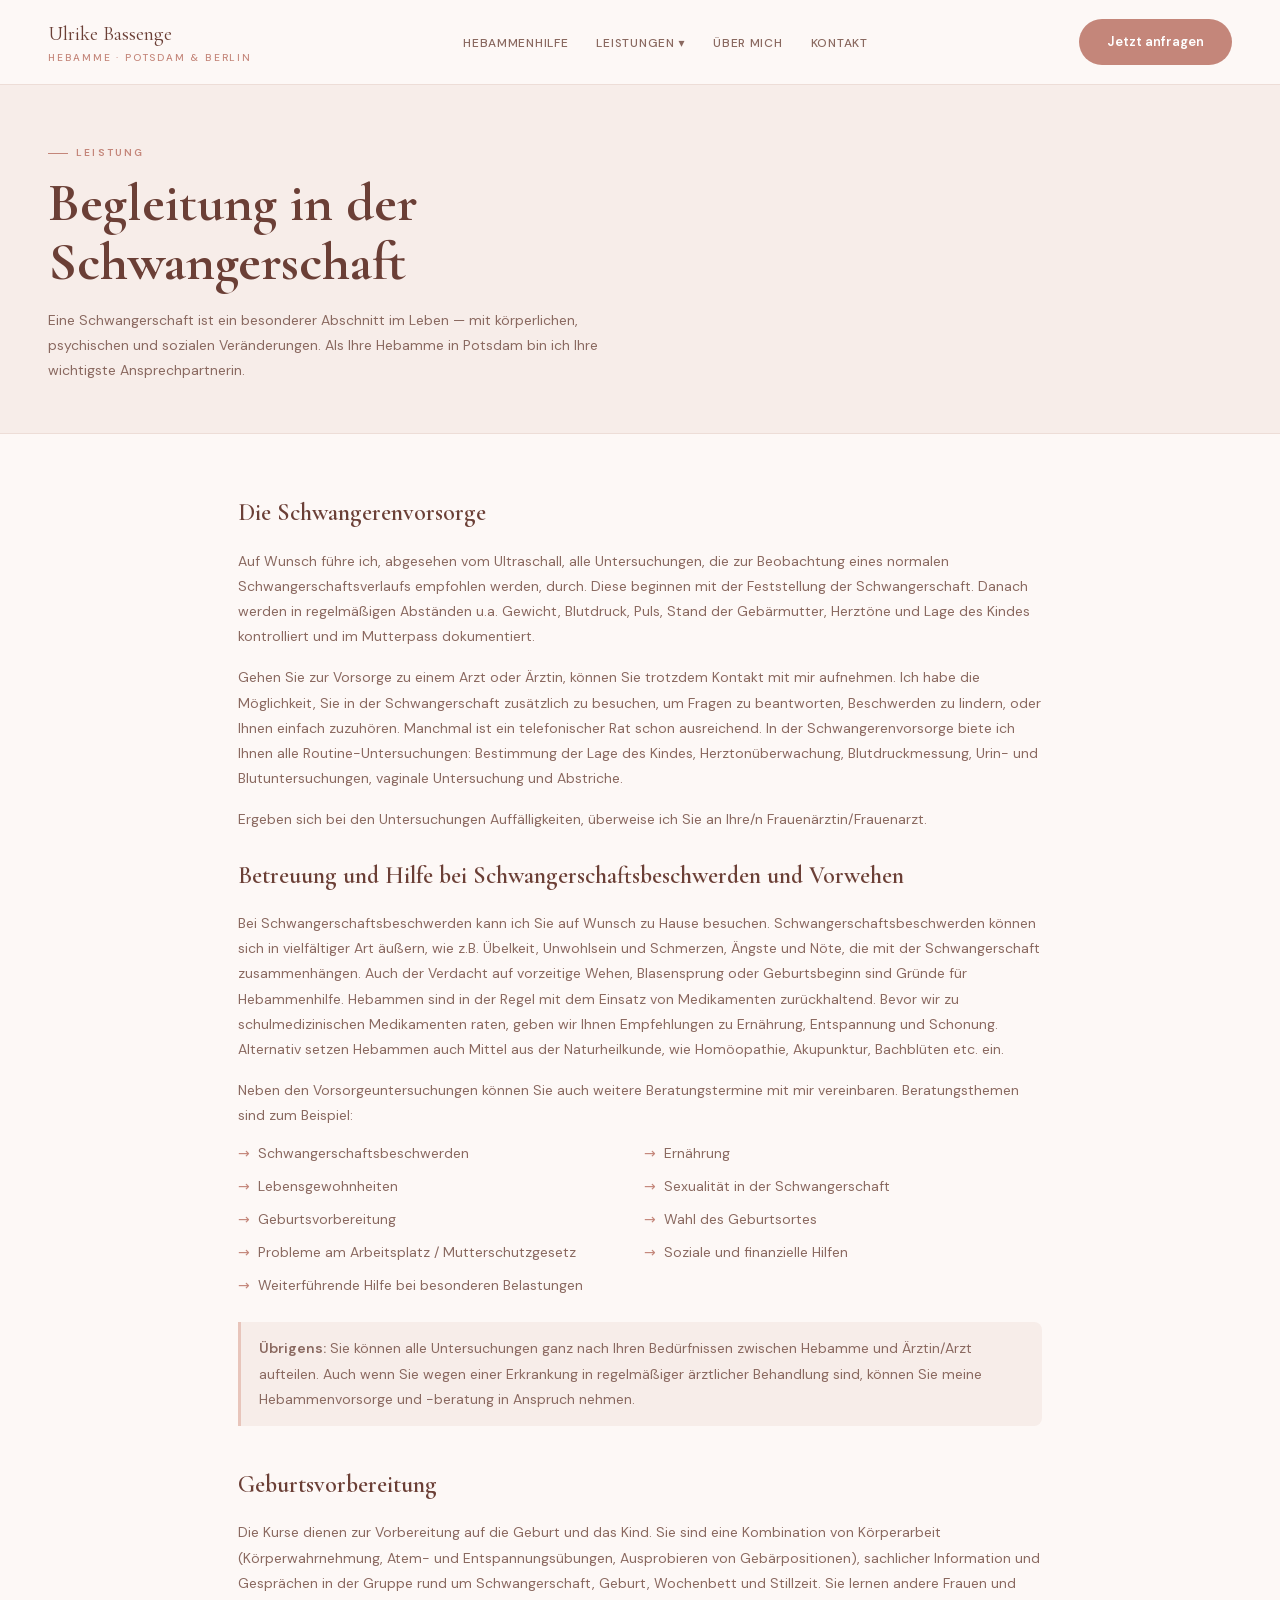
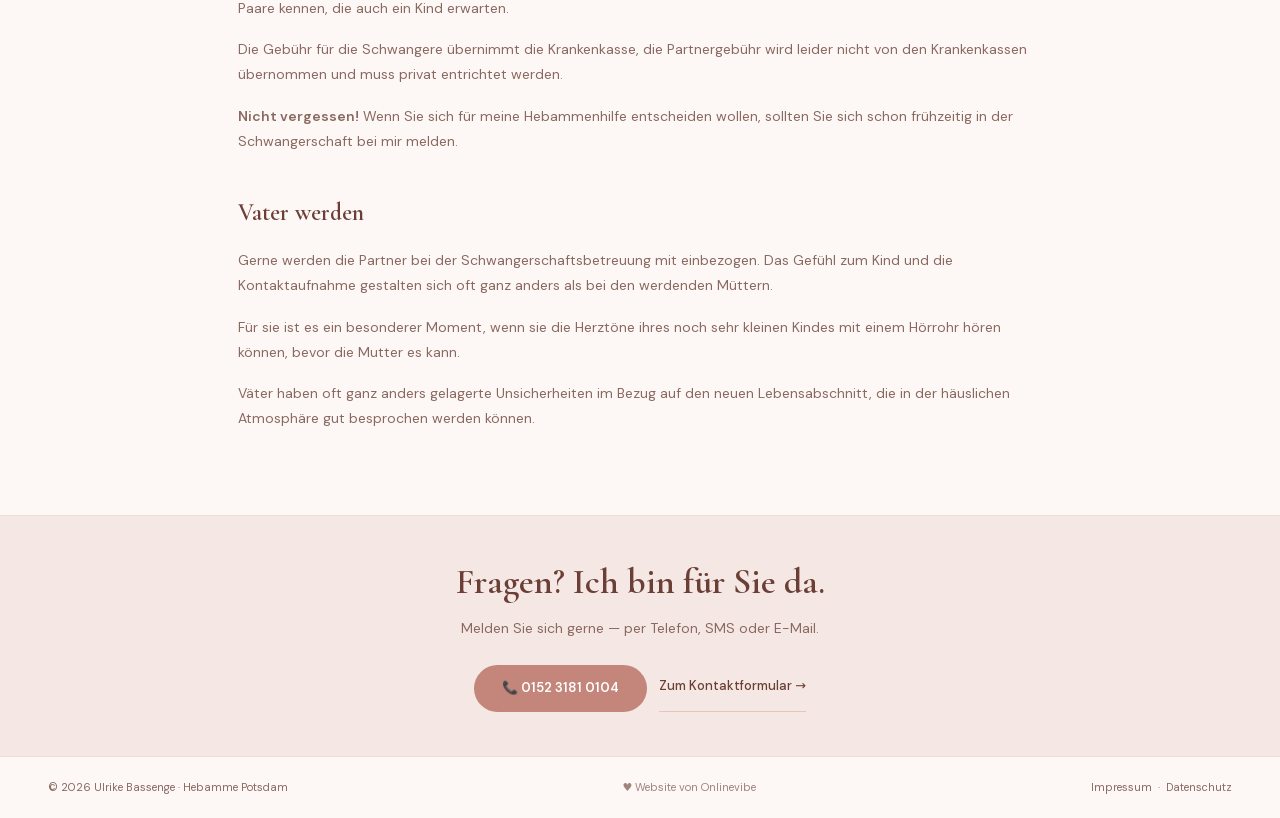
<file: schwangerschaft.html>
<!DOCTYPE html>
<html lang="de">
<head>
  <meta charset="UTF-8">
  <meta name="viewport" content="width=device-width, initial-scale=1.0">
  <title>Schwangerschaft Potsdam — Hebamme Ulrike Bassenge | Vorsorge & Beratung</title>
  <meta name="description" content="Schwangerschaftsbegleitung in Potsdam mit Hebamme Ulrike Bassenge. Vorsorge, Akupunktur, Homöopathie, Bachblüten und Geburtsvorbereitungskurse. Krankenkasse zahlt.">
  <link rel="canonical" href="https://www.ulrike-bassenge.de/schwangerschaft.html">
  <meta property="og:type" content="website">
  <meta property="og:site_name" content="Ulrike Bassenge – Hebamme Potsdam">
  <meta property="og:url" content="https://www.ulrike-bassenge.de/schwangerschaft.html">
  <meta property="og:title" content="Schwangerschaft Potsdam — Hebamme Ulrike Bassenge | Vorsorge &amp; Beratung">
  <meta property="og:description" content="Schwangerschaftsbegleitung in Potsdam mit Hebamme Ulrike Bassenge. Vorsorge, Akupunktur, Homöopathie, Bachblüten und Geburtsvorbereitungskurse. Krankenkasse zahlt.">
  <meta property="og:image" content="https://www.ulrike-bassenge.de/og-image.jpg">
  <meta property="og:locale" content="de_DE">
  <link rel="stylesheet" href="styles.css">
  <script type="application/ld+json">
{
  "@context": "https://schema.org",
  "@type": "Service",
  "name": "Schwangerschaftsbegleitung Potsdam — Hebamme Ulrike Bassenge",
  "description": "Vorsorge, Akupunktur, Homöopathie, Bachblüten und Geburtsvorbereitungskurse in Potsdam. Vollständig von der Krankenkasse übernommen.",
  "provider": { "@type": "Person", "name": "Ulrike Bassenge", "jobTitle": "Hebamme", "url": "https://www.ulrike-bassenge.de" },
  "areaServed": ["Potsdam", "Berlin"],
  "url": "https://www.ulrike-bassenge.de/schwangerschaft.html",
  "breadcrumb": {
    "@type": "BreadcrumbList",
    "itemListElement": [
      { "@type": "ListItem", "position": 1, "name": "Startseite", "item": "https://www.ulrike-bassenge.de/" },
      { "@type": "ListItem", "position": 2, "name": "Schwangerschaft", "item": "https://www.ulrike-bassenge.de/schwangerschaft.html" }
    ]
  }
}
</script>
</head>
<body>

<!-- NAVIGATION -->
<nav class="site-nav" id="main-nav">
  <a href="index.html" class="flex flex-col">
    <span class="nav-logo-name">Ulrike Bassenge</span>
    <span class="nav-logo-sub">Hebamme · Potsdam &amp; Berlin</span>
  </a>
  <button class="hamburger" id="hamburger" aria-label="Menü öffnen">
    <span></span><span></span><span></span>
  </button>
  <ul class="nav-links" id="nav-links">
    <li><a href="hebammenhilfe.html">Hebammenhilfe</a></li>
    <li class="nav-dropdown">
      <a href="#">Leistungen ▾</a>
      <div class="nav-dropdown-menu">
        <a href="schwangerschaft.html">Schwangerschaft</a>
        <a href="geburtshilfe.html">Geburtshilfe</a>
        <a href="wochenbett.html">Wochenbett</a>
        <a href="stillen.html">Stillberatung</a>
      </div>
    </li>
    <li><a href="ueber-mich.html">Über mich</a></li>
    <li><a href="kontakt.html">Kontakt</a></li>
  </ul>
  <a href="kontakt.html" class="btn-primary" style="white-space:nowrap;">Jetzt anfragen</a>
</nav>

<section style="background:var(--cream-mid);padding:60px 48px 50px;border-bottom:1px solid var(--sand);">
  <p class="section-label" style="margin-bottom:12px;">Leistung</p>
  <h1 class="heading-xl" style="max-width:640px;margin-bottom:16px;">Begleitung in der Schwangerschaft</h1>
  <p class="body-text" style="max-width:600px;">Eine Schwangerschaft ist ein besonderer Abschnitt im Leben — mit körperlichen, psychischen und sozialen Veränderungen. Als Ihre Hebamme in Potsdam bin ich Ihre wichtigste Ansprechpartnerin.</p>
</section>

<main style="padding:60px 48px;max-width:900px;margin:0 auto;">
  <h2 class="heading-md" style="margin-bottom:16px;">Die Schwangerenvorsorge</h2>
  <p class="body-text" style="margin-bottom:16px;">Auf Wunsch führe ich, abgesehen vom Ultraschall, alle Untersuchungen, die zur Beobachtung eines normalen Schwangerschaftsverlaufs empfohlen werden, durch. Diese beginnen mit der Feststellung der Schwangerschaft. Danach werden in regelmäßigen Abständen u.a. Gewicht, Blutdruck, Puls, Stand der Gebärmutter, Herztöne und Lage des Kindes kontrolliert und im Mutterpass dokumentiert.</p>
  <p class="body-text" style="margin-bottom:16px;">Gehen Sie zur Vorsorge zu einem Arzt oder Ärztin, können Sie trotzdem Kontakt mit mir aufnehmen. Ich habe die Möglichkeit, Sie in der Schwangerschaft zusätzlich zu besuchen, um Fragen zu beantworten, Beschwerden zu lindern, oder Ihnen einfach zuzuhören. Manchmal ist ein telefonischer Rat schon ausreichend. In der Schwangerenvorsorge biete ich Ihnen alle Routine-Untersuchungen: Bestimmung der Lage des Kindes, Herztonüberwachung, Blutdruckmessung, Urin- und Blutuntersuchungen, vaginale Untersuchung und Abstriche.</p>
  <p class="body-text" style="margin-bottom:24px;">Ergeben sich bei den Untersuchungen Auffälligkeiten, überweise ich Sie an Ihre/n Frauenärztin/Frauenarzt.</p>

  <h2 class="heading-md" style="margin-bottom:16px;">Betreuung und Hilfe bei Schwangerschaftsbeschwerden und Vorwehen</h2>
  <p class="body-text" style="margin-bottom:16px;">Bei Schwangerschaftsbeschwerden kann ich Sie auf Wunsch zu Hause besuchen. Schwangerschaftsbeschwerden können sich in vielfältiger Art äußern, wie z.B. Übelkeit, Unwohlsein und Schmerzen, Ängste und Nöte, die mit der Schwangerschaft zusammenhängen. Auch der Verdacht auf vorzeitige Wehen, Blasensprung oder Geburtsbeginn sind Gründe für Hebammenhilfe. Hebammen sind in der Regel mit dem Einsatz von Medikamenten zurückhaltend. Bevor wir zu schulmedizinischen Medikamenten raten, geben wir Ihnen Empfehlungen zu Ernährung, Entspannung und Schonung. Alternativ setzen Hebammen auch Mittel aus der Naturheilkunde, wie Homöopathie, Akupunktur, Bachblüten etc. ein.</p>
  <p class="body-text" style="margin-bottom:12px;">Neben den Vorsorgeuntersuchungen können Sie auch weitere Beratungstermine mit mir vereinbaren. Beratungsthemen sind zum Beispiel:</p>
  <ul style="list-style:none;display:grid;grid-template-columns:1fr 1fr;gap:8px;margin-bottom:24px;">
    <li class="body-text" style="display:flex;gap:8px;"><span style="color:var(--rose);">→</span> Schwangerschaftsbeschwerden</li>
    <li class="body-text" style="display:flex;gap:8px;"><span style="color:var(--rose);">→</span> Ernährung</li>
    <li class="body-text" style="display:flex;gap:8px;"><span style="color:var(--rose);">→</span> Lebensgewohnheiten</li>
    <li class="body-text" style="display:flex;gap:8px;"><span style="color:var(--rose);">→</span> Sexualität in der Schwangerschaft</li>
    <li class="body-text" style="display:flex;gap:8px;"><span style="color:var(--rose);">→</span> Geburtsvorbereitung</li>
    <li class="body-text" style="display:flex;gap:8px;"><span style="color:var(--rose);">→</span> Wahl des Geburtsortes</li>
    <li class="body-text" style="display:flex;gap:8px;"><span style="color:var(--rose);">→</span> Probleme am Arbeitsplatz / Mutterschutzgesetz</li>
    <li class="body-text" style="display:flex;gap:8px;"><span style="color:var(--rose);">→</span> Soziale und finanzielle Hilfen</li>
    <li class="body-text" style="display:flex;gap:8px;"><span style="color:var(--rose);">→</span> Weiterführende Hilfe bei besonderen Belastungen</li>
  </ul>
  <blockquote style="border-left:3px solid var(--rose-light);padding:14px 18px;background:var(--cream-mid);border-radius:0 8px 8px 0;margin-bottom:40px;">
    <p class="body-text" style="margin:0;"><strong>Übrigens:</strong> Sie können alle Untersuchungen ganz nach Ihren Bedürfnissen zwischen Hebamme und Ärztin/Arzt aufteilen. Auch wenn Sie wegen einer Erkrankung in regelmäßiger ärztlicher Behandlung sind, können Sie meine Hebammenvorsorge und -beratung in Anspruch nehmen.</p>
  </blockquote>

  <h2 class="heading-md" style="margin-bottom:16px;">Geburtsvorbereitung</h2>
  <p class="body-text" style="margin-bottom:16px;">Die Kurse dienen zur Vorbereitung auf die Geburt und das Kind. Sie sind eine Kombination von Körperarbeit (Körperwahrnehmung, Atem- und Entspannungsübungen, Ausprobieren von Gebärpositionen), sachlicher Information und Gesprächen in der Gruppe rund um Schwangerschaft, Geburt, Wochenbett und Stillzeit. Sie lernen andere Frauen und Paare kennen, die auch ein Kind erwarten.</p>
  <p class="body-text" style="margin-bottom:16px;">Die Gebühr für die Schwangere übernimmt die Krankenkasse, die Partnergebühr wird leider nicht von den Krankenkassen übernommen und muss privat entrichtet werden.</p>
  <p class="body-text" style="margin-bottom:40px;"><strong>Nicht vergessen!</strong> Wenn Sie sich für meine Hebammenhilfe entscheiden wollen, sollten Sie sich schon frühzeitig in der Schwangerschaft bei mir melden.</p>

  <h2 class="heading-md" style="margin-bottom:16px;">Vater werden</h2>
  <p class="body-text" style="margin-bottom:16px;">Gerne werden die Partner bei der Schwangerschaftsbetreuung mit einbezogen. Das Gefühl zum Kind und die Kontaktaufnahme gestalten sich oft ganz anders als bei den werdenden Müttern.</p>
  <p class="body-text" style="margin-bottom:16px;">Für sie ist es ein besonderer Moment, wenn sie die Herztöne ihres noch sehr kleinen Kindes mit einem Hörrohr hören können, bevor die Mutter es kann.</p>
  <p class="body-text" style="margin-bottom:24px;">Väter haben oft ganz anders gelagerte Unsicherheiten im Bezug auf den neuen Lebensabschnitt, die in der häuslichen Atmosphäre gut besprochen werden können.</p>
</main>

<!-- KONTAKT CTA mini -->
<section style="background:var(--rose-pale);padding:44px 48px;text-align:center;border-top:1px solid var(--sand);">
  <h2 class="heading-lg" style="margin-bottom:12px;">Fragen? Ich bin für Sie da.</h2>
  <p class="body-text" style="margin-bottom:24px;max-width:480px;margin-left:auto;margin-right:auto;">Melden Sie sich gerne — per Telefon, SMS oder E-Mail.</p>
  <div style="display:flex;justify-content:center;gap:12px;flex-wrap:wrap;">
    <a href="tel:015231810104" class="btn-primary">📞 0152 3181 0104</a>
    <a href="kontakt.html" class="btn-ghost">Zum Kontaktformular →</a>
  </div>
</section>

<!-- FOOTER -->
<footer class="site-footer">
  <span>© 2026 Ulrike Bassenge · Hebamme Potsdam</span>
  <span class="site-credit">♥ Website von <a href="https://onlinevibe.de" target="_blank" rel="noopener noreferrer">Onlinevibe</a></span>
  <span>
    <a href="impressum.html">Impressum</a> &nbsp;·&nbsp;
    <a href="datenschutz.html">Datenschutz</a>
  </span>
</footer>

<script>
  const hamburger = document.getElementById('hamburger');
  const navLinks  = document.getElementById('nav-links');
  hamburger.addEventListener('click', function() {
    const isOpen = navLinks.classList.toggle('open');
    hamburger.setAttribute('aria-expanded', isOpen ? 'true' : 'false');
  });
  document.querySelectorAll('.nav-dropdown > a').forEach(function(link) {
    link.addEventListener('click', function(e) {
      if (window.innerWidth <= 768) {
        e.preventDefault();
        const menu = this.parentElement.querySelector('.nav-dropdown-menu');
        if (menu) menu.classList.toggle('open');
      }
    });
  });
</script>
</body>
</html>
</file>
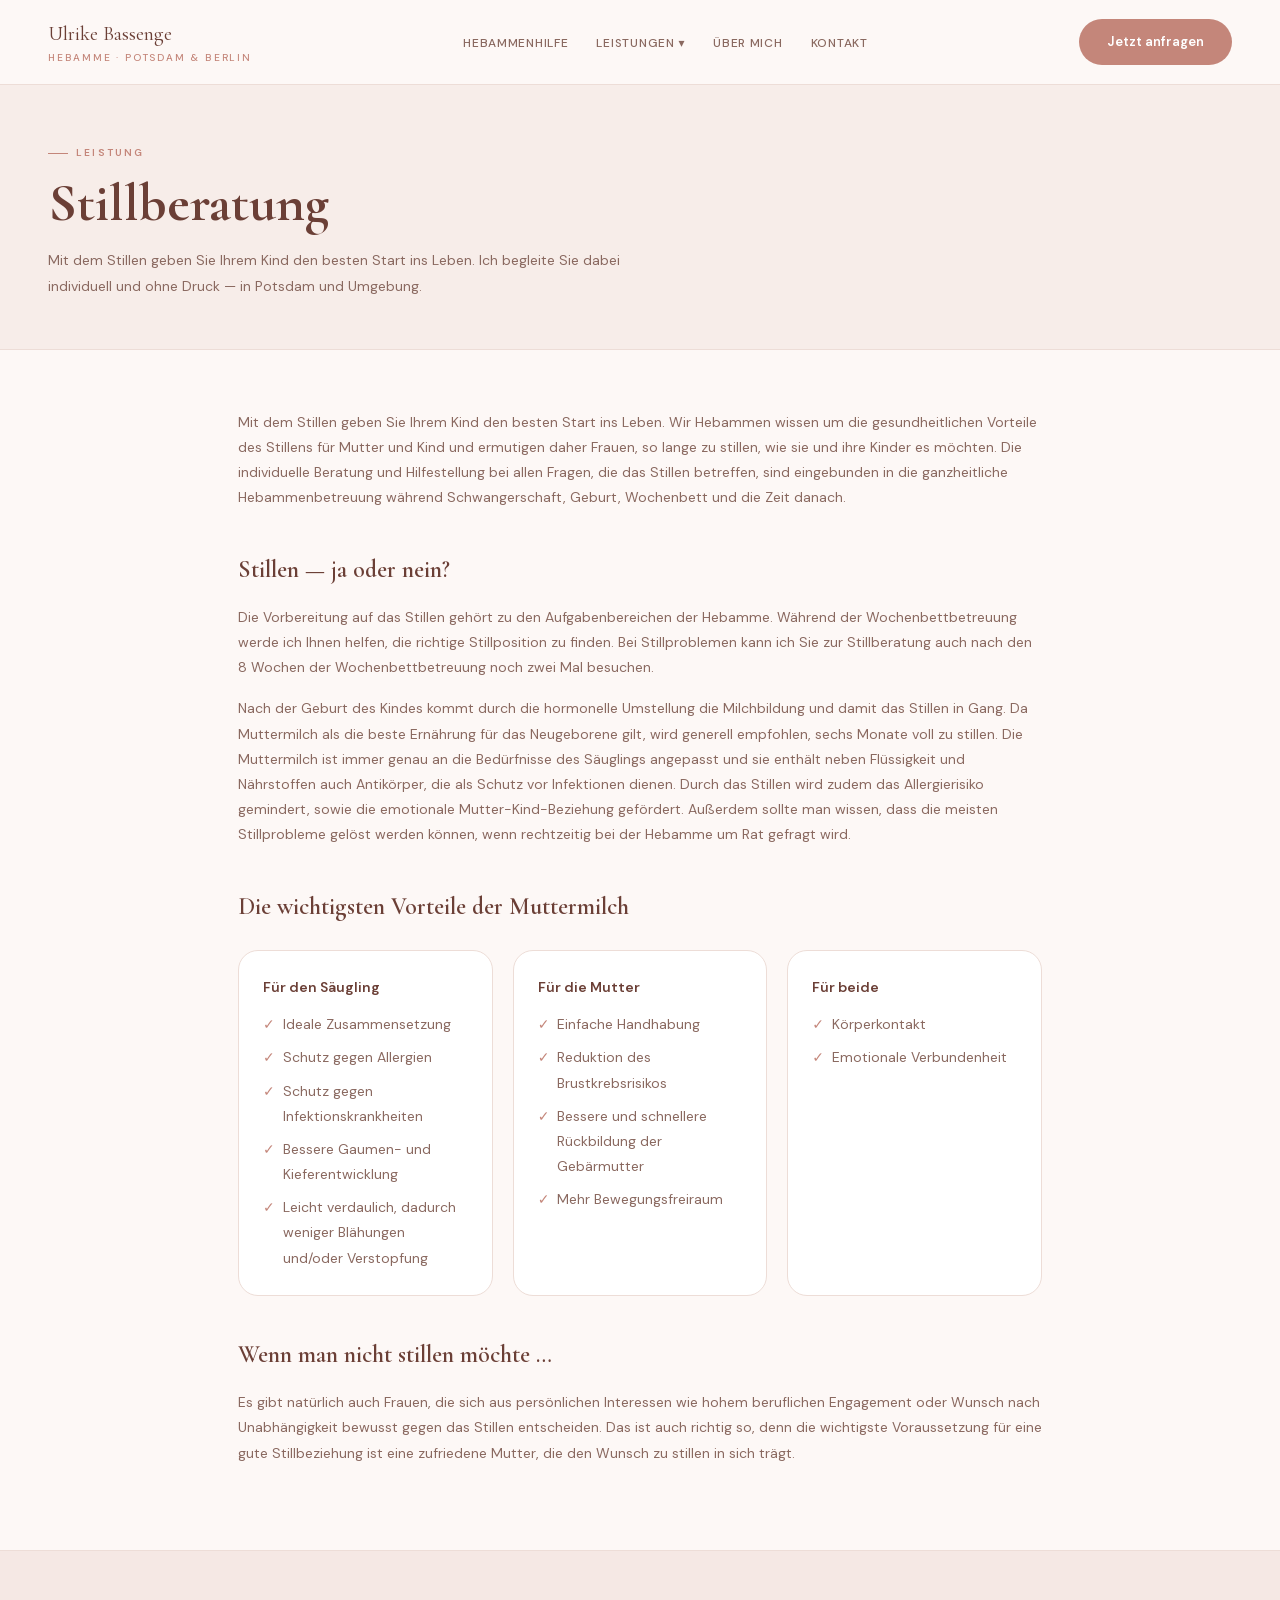
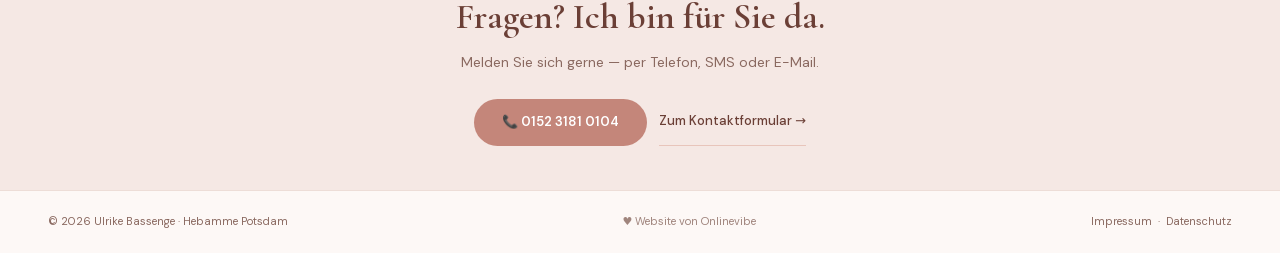
<file: stillen.html>
<!DOCTYPE html>
<html lang="de">
<head>
  <meta charset="UTF-8">
  <meta name="viewport" content="width=device-width, initial-scale=1.0">
  <title>Stillberatung Potsdam — Hebamme Ulrike Bassenge</title>
  <meta name="description" content="Individuelle Stillberatung in Potsdam. Hebamme Ulrike Bassenge unterstützt Sie von Anfang an — bei Stillproblemen, richtiger Position und Stilldauer. Krankenkasse zahlt.">
  <link rel="canonical" href="https://www.ulrike-bassenge.de/stillen.html">
  <meta property="og:type" content="website">
  <meta property="og:site_name" content="Ulrike Bassenge – Hebamme Potsdam">
  <meta property="og:url" content="https://www.ulrike-bassenge.de/stillen.html">
  <meta property="og:title" content="Stillberatung Potsdam — Hebamme Ulrike Bassenge">
  <meta property="og:description" content="Individuelle Stillberatung in Potsdam. Hebamme Ulrike Bassenge unterstützt Sie von Anfang an — bei Stillproblemen, richtiger Position und Stilldauer. Krankenkasse zahlt.">
  <meta property="og:image" content="https://www.ulrike-bassenge.de/og-image.jpg">
  <meta property="og:locale" content="de_DE">
  <link rel="stylesheet" href="styles.css">
  <script type="application/ld+json">
{
  "@context": "https://schema.org",
  "@type": "Service",
  "name": "Stillberatung Potsdam — Hebamme Ulrike Bassenge",
  "description": "Individuelle Stillberatung in Potsdam — von der richtigen Position bis zur Problemlösung. Krankenkasse übernimmt die Kosten.",
  "provider": { "@type": "Person", "name": "Ulrike Bassenge", "jobTitle": "Hebamme", "url": "https://www.ulrike-bassenge.de" },
  "areaServed": ["Potsdam", "Berlin"],
  "url": "https://www.ulrike-bassenge.de/stillen.html",
  "breadcrumb": {
    "@type": "BreadcrumbList",
    "itemListElement": [
      { "@type": "ListItem", "position": 1, "name": "Startseite", "item": "https://www.ulrike-bassenge.de/" },
      { "@type": "ListItem", "position": 2, "name": "Stillberatung", "item": "https://www.ulrike-bassenge.de/stillen.html" }
    ]
  }
}
</script>
</head>
<body>

<!-- NAVIGATION -->
<nav class="site-nav" id="main-nav">
  <a href="index.html" class="flex flex-col">
    <span class="nav-logo-name">Ulrike Bassenge</span>
    <span class="nav-logo-sub">Hebamme · Potsdam &amp; Berlin</span>
  </a>
  <button class="hamburger" id="hamburger" aria-label="Menü öffnen">
    <span></span><span></span><span></span>
  </button>
  <ul class="nav-links" id="nav-links">
    <li><a href="hebammenhilfe.html">Hebammenhilfe</a></li>
    <li class="nav-dropdown">
      <a href="#">Leistungen ▾</a>
      <div class="nav-dropdown-menu">
        <a href="schwangerschaft.html">Schwangerschaft</a>
        <a href="geburtshilfe.html">Geburtshilfe</a>
        <a href="wochenbett.html">Wochenbett</a>
        <a href="stillen.html">Stillberatung</a>
      </div>
    </li>
    <li><a href="ueber-mich.html">Über mich</a></li>
    <li><a href="kontakt.html">Kontakt</a></li>
  </ul>
  <a href="kontakt.html" class="btn-primary" style="white-space:nowrap;">Jetzt anfragen</a>
</nav>

<section style="background:var(--cream-mid);padding:60px 48px 50px;border-bottom:1px solid var(--sand);">
  <p class="section-label" style="margin-bottom:12px;">Leistung</p>
  <h1 class="heading-xl" style="max-width:640px;margin-bottom:16px;">Stillberatung</h1>
  <p class="body-text" style="max-width:600px;">Mit dem Stillen geben Sie Ihrem Kind den besten Start ins Leben. Ich begleite Sie dabei individuell und ohne Druck — in Potsdam und Umgebung.</p>
</section>

<main style="padding:60px 48px;max-width:900px;margin:0 auto;">

  <p class="body-text" style="margin-bottom:40px;">Mit dem Stillen geben Sie Ihrem Kind den besten Start ins Leben. Wir Hebammen wissen um die gesundheitlichen Vorteile des Stillens für Mutter und Kind und ermutigen daher Frauen, so lange zu stillen, wie sie und ihre Kinder es möchten. Die individuelle Beratung und Hilfestellung bei allen Fragen, die das Stillen betreffen, sind eingebunden in die ganzheitliche Hebammenbetreuung während Schwangerschaft, Geburt, Wochenbett und die Zeit danach.</p>

  <h2 class="heading-md" style="margin-bottom:16px;">Stillen — ja oder nein?</h2>
  <p class="body-text" style="margin-bottom:16px;">Die Vorbereitung auf das Stillen gehört zu den Aufgabenbereichen der Hebamme. Während der Wochenbettbetreuung werde ich Ihnen helfen, die richtige Stillposition zu finden. Bei Stillproblemen kann ich Sie zur Stillberatung auch nach den 8 Wochen der Wochenbettbetreuung noch zwei Mal besuchen.</p>
  <p class="body-text" style="margin-bottom:40px;">Nach der Geburt des Kindes kommt durch die hormonelle Umstellung die Milchbildung und damit das Stillen in Gang. Da Muttermilch als die beste Ernährung für das Neugeborene gilt, wird generell empfohlen, sechs Monate voll zu stillen. Die Muttermilch ist immer genau an die Bedürfnisse des Säuglings angepasst und sie enthält neben Flüssigkeit und Nährstoffen auch Antikörper, die als Schutz vor Infektionen dienen. Durch das Stillen wird zudem das Allergierisiko gemindert, sowie die emotionale Mutter-Kind-Beziehung gefördert. Außerdem sollte man wissen, dass die meisten Stillprobleme gelöst werden können, wenn rechtzeitig bei der Hebamme um Rat gefragt wird.</p>

  <h2 class="heading-md" style="margin-bottom:24px;">Die wichtigsten Vorteile der Muttermilch</h2>
  <div style="display:grid;grid-template-columns:repeat(3,1fr);gap:20px;margin-bottom:40px;" class="cards-3">

    <div class="card" style="padding:24px;">
      <h3 class="body-text" style="font-weight:600;margin-bottom:12px;color:var(--rose-dark);">Für den Säugling</h3>
      <ul style="list-style:none;display:flex;flex-direction:column;gap:8px;">
        <li class="body-text" style="display:flex;gap:8px;"><span style="color:var(--rose);">✓</span> Ideale Zusammensetzung</li>
        <li class="body-text" style="display:flex;gap:8px;"><span style="color:var(--rose);">✓</span> Schutz gegen Allergien</li>
        <li class="body-text" style="display:flex;gap:8px;"><span style="color:var(--rose);">✓</span> Schutz gegen Infektionskrankheiten</li>
        <li class="body-text" style="display:flex;gap:8px;"><span style="color:var(--rose);">✓</span> Bessere Gaumen- und Kieferentwicklung</li>
        <li class="body-text" style="display:flex;gap:8px;"><span style="color:var(--rose);">✓</span> Leicht verdaulich, dadurch weniger Blähungen und/oder Verstopfung</li>
      </ul>
    </div>

    <div class="card" style="padding:24px;">
      <h3 class="body-text" style="font-weight:600;margin-bottom:12px;color:var(--rose-dark);">Für die Mutter</h3>
      <ul style="list-style:none;display:flex;flex-direction:column;gap:8px;">
        <li class="body-text" style="display:flex;gap:8px;"><span style="color:var(--rose);">✓</span> Einfache Handhabung</li>
        <li class="body-text" style="display:flex;gap:8px;"><span style="color:var(--rose);">✓</span> Reduktion des Brustkrebsrisikos</li>
        <li class="body-text" style="display:flex;gap:8px;"><span style="color:var(--rose);">✓</span> Bessere und schnellere Rückbildung der Gebärmutter</li>
        <li class="body-text" style="display:flex;gap:8px;"><span style="color:var(--rose);">✓</span> Mehr Bewegungsfreiraum</li>
      </ul>
    </div>

    <div class="card" style="padding:24px;">
      <h3 class="body-text" style="font-weight:600;margin-bottom:12px;color:var(--rose-dark);">Für beide</h3>
      <ul style="list-style:none;display:flex;flex-direction:column;gap:8px;">
        <li class="body-text" style="display:flex;gap:8px;"><span style="color:var(--rose);">✓</span> Körperkontakt</li>
        <li class="body-text" style="display:flex;gap:8px;"><span style="color:var(--rose);">✓</span> Emotionale Verbundenheit</li>
      </ul>
    </div>

  </div>

  <h2 class="heading-md" style="margin-bottom:16px;">Wenn man nicht stillen möchte …</h2>
  <p class="body-text" style="margin-bottom:24px;">Es gibt natürlich auch Frauen, die sich aus persönlichen Interessen wie hohem beruflichen Engagement oder Wunsch nach Unabhängigkeit bewusst gegen das Stillen entscheiden. Das ist auch richtig so, denn die wichtigste Voraussetzung für eine gute Stillbeziehung ist eine zufriedene Mutter, die den Wunsch zu stillen in sich trägt.</p>

</main>

<!-- KONTAKT CTA mini -->
<section style="background:var(--rose-pale);padding:44px 48px;text-align:center;border-top:1px solid var(--sand);">
  <h2 class="heading-lg" style="margin-bottom:12px;">Fragen? Ich bin für Sie da.</h2>
  <p class="body-text" style="margin-bottom:24px;max-width:480px;margin-left:auto;margin-right:auto;">Melden Sie sich gerne — per Telefon, SMS oder E-Mail.</p>
  <div style="display:flex;justify-content:center;gap:12px;flex-wrap:wrap;">
    <a href="tel:015231810104" class="btn-primary">📞 0152 3181 0104</a>
    <a href="kontakt.html" class="btn-ghost">Zum Kontaktformular →</a>
  </div>
</section>

<!-- FOOTER -->
<footer class="site-footer">
  <span>© 2026 Ulrike Bassenge · Hebamme Potsdam</span>
  <span class="site-credit">♥ Website von <a href="https://onlinevibe.de" target="_blank" rel="noopener noreferrer">Onlinevibe</a></span>
  <span>
    <a href="impressum.html">Impressum</a> &nbsp;·&nbsp;
    <a href="datenschutz.html">Datenschutz</a>
  </span>
</footer>

<script>
  const hamburger = document.getElementById('hamburger');
  const navLinks  = document.getElementById('nav-links');
  hamburger.addEventListener('click', function() {
    const isOpen = navLinks.classList.toggle('open');
    hamburger.setAttribute('aria-expanded', isOpen ? 'true' : 'false');
  });
  document.querySelectorAll('.nav-dropdown > a').forEach(function(link) {
    link.addEventListener('click', function(e) {
      if (window.innerWidth <= 768) {
        e.preventDefault();
        const menu = this.parentElement.querySelector('.nav-dropdown-menu');
        if (menu) menu.classList.toggle('open');
      }
    });
  });
</script>
</body>
</html>
</file>
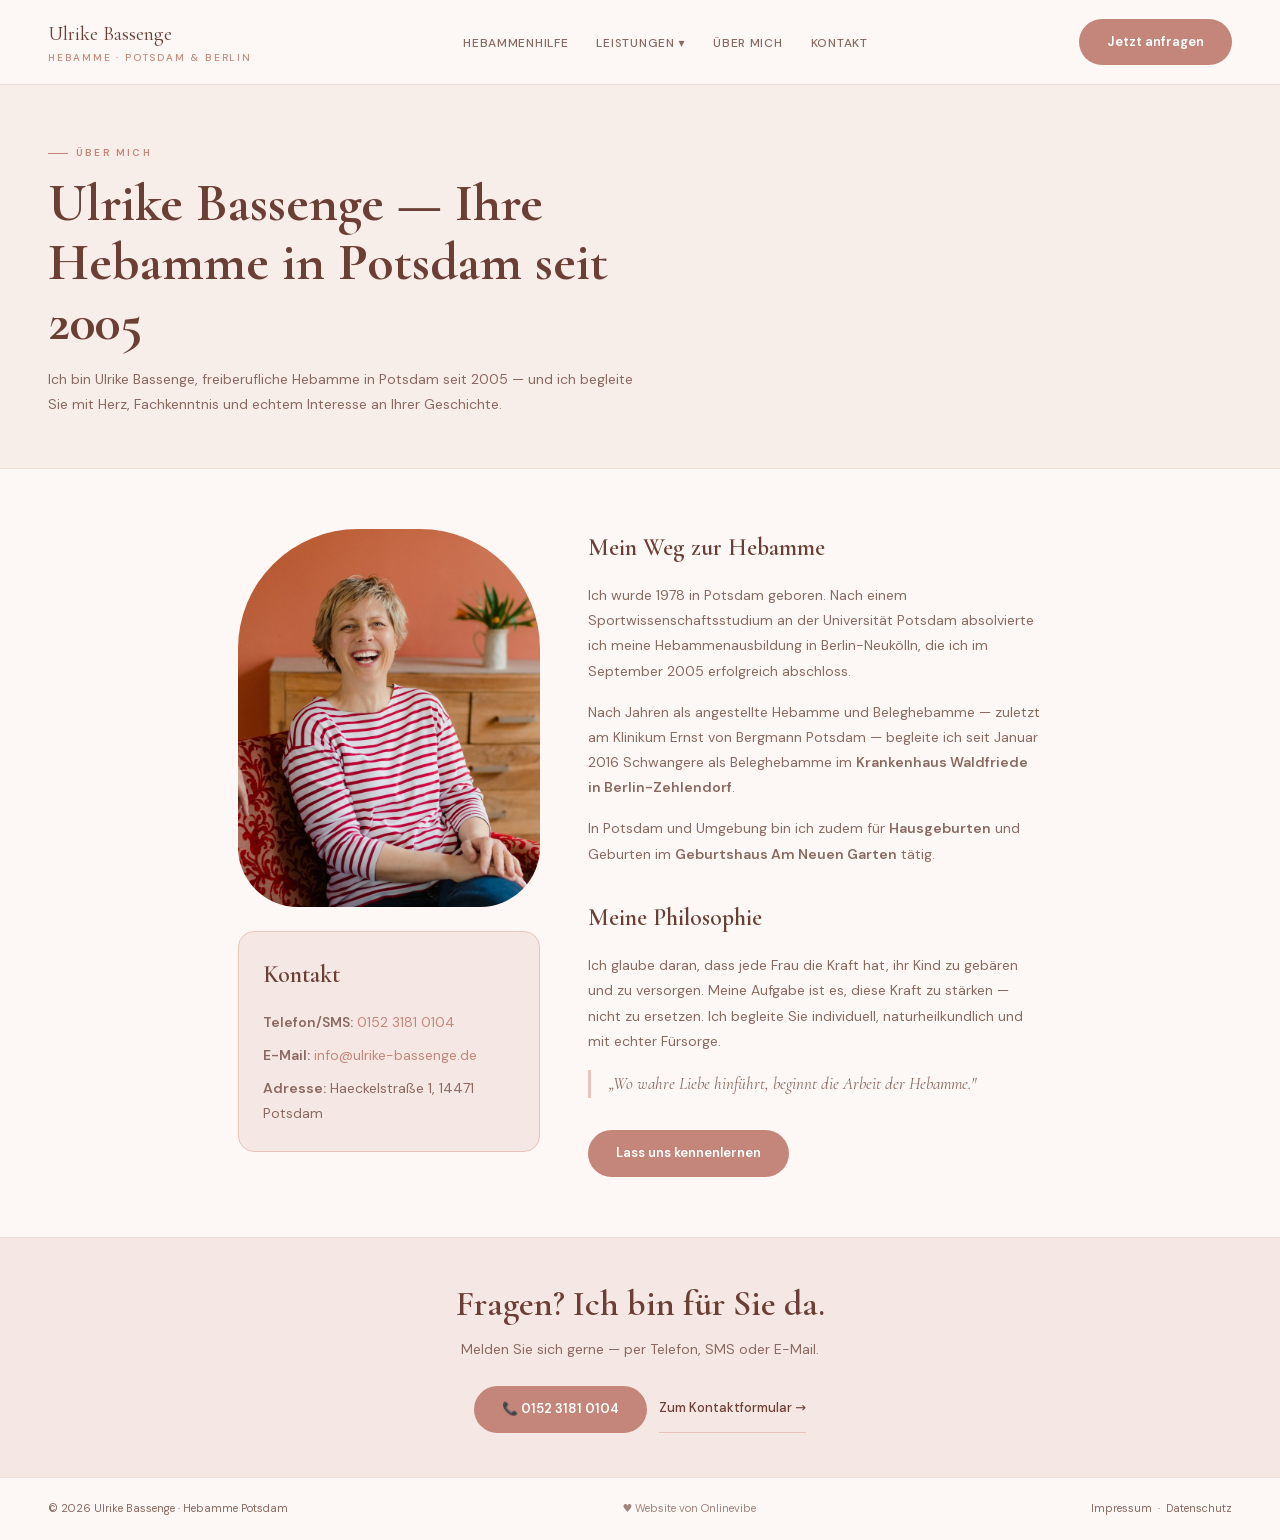
<file: ueber-mich.html>
<!DOCTYPE html>
<html lang="de">
<head>
  <meta charset="UTF-8">
  <meta name="viewport" content="width=device-width, initial-scale=1.0">
  <title>Über mich — Hebamme Ulrike Bassenge, Potsdam</title>
  <meta name="description" content="Ulrike Bassenge, Hebamme in Potsdam seit 2005. Ausgebildet in Berlin, Beleghebamme im Krankenhaus Waldfriede. Erfahren in Hausgeburten, Geburtshaus und Klinikgeburten.">
  <link rel="canonical" href="https://www.ulrike-bassenge.de/ueber-mich.html">
  <meta property="og:type" content="website">
  <meta property="og:site_name" content="Ulrike Bassenge – Hebamme Potsdam">
  <meta property="og:url" content="https://www.ulrike-bassenge.de/ueber-mich.html">
  <meta property="og:title" content="Über mich — Hebamme Ulrike Bassenge, Potsdam">
  <meta property="og:description" content="Ulrike Bassenge, Hebamme in Potsdam seit 2005. Ausgebildet in Berlin, Beleghebamme im Krankenhaus Waldfriede. Erfahren in Hausgeburten, Geburtshaus und Klinikgeburten.">
  <meta property="og:image" content="https://www.ulrike-bassenge.de/og-image.jpg">
  <meta property="og:locale" content="de_DE">
  <link rel="stylesheet" href="styles.css">
</head>
<body>

<nav class="site-nav" id="main-nav">
  <a href="index.html" class="flex flex-col">
    <span class="nav-logo-name">Ulrike Bassenge</span>
    <span class="nav-logo-sub">Hebamme · Potsdam &amp; Berlin</span>
  </a>
  <button class="hamburger" id="hamburger" aria-label="Menü öffnen">
    <span></span><span></span><span></span>
  </button>
  <ul class="nav-links" id="nav-links">
    <li><a href="hebammenhilfe.html">Hebammenhilfe</a></li>
    <li class="nav-dropdown">
      <a href="#">Leistungen ▾</a>
      <div class="nav-dropdown-menu">
        <a href="schwangerschaft.html">Schwangerschaft</a>
        <a href="geburtshilfe.html">Geburtshilfe</a>
        <a href="wochenbett.html">Wochenbett</a>
        <a href="stillen.html">Stillberatung</a>
      </div>
    </li>
    <li><a href="ueber-mich.html">Über mich</a></li>
    <li><a href="kontakt.html">Kontakt</a></li>
  </ul>
  <a href="kontakt.html" class="btn-primary" style="white-space:nowrap;">Jetzt anfragen</a>
</nav>

<section style="background:var(--cream-mid);padding:60px 48px 50px;border-bottom:1px solid var(--sand);">
  <p class="section-label" style="margin-bottom:12px;">Über mich</p>
  <h1 class="heading-xl" style="max-width:640px;margin-bottom:16px;">Ulrike Bassenge — Ihre Hebamme in Potsdam seit 2005</h1>
  <p class="body-text" style="max-width:600px;">Ich bin Ulrike Bassenge, freiberufliche Hebamme in Potsdam seit 2005 — und ich begleite Sie mit Herz, Fachkenntnis und echtem Interesse an Ihrer Geschichte.</p>
</section>

<main style="padding:60px 48px;max-width:900px;margin:0 auto;">
  <div style="display:grid;grid-template-columns:1fr 1.5fr;gap:48px;align-items:start;" class="subpage-2col">
    <div>
      <img src="images/ulrike-ueber-mich-portrait.jpg" alt="Hebamme Ulrike Bassenge, Potsdam" style="border-radius:120px 120px 60px 60px;width:100%;object-fit:cover;aspect-ratio:4/5;">
      <div style="background:var(--rose-pale);border-radius:16px;padding:24px;margin-top:24px;border:1px solid var(--rose-light);">
        <h3 class="heading-md" style="margin-bottom:16px;">Kontakt</h3>
        <p class="body-text" style="margin-bottom:8px;"><strong>Telefon/SMS:</strong> <a href="tel:015231810104" style="color:var(--rose);">0152 3181 0104</a></p>
        <p class="body-text"><strong>E-Mail:</strong> <a href="mailto:info@ulrike-bassenge.de" style="color:var(--rose);">info@ulrike-bassenge.de</a></p>
        <p class="body-text" style="margin-top:8px;"><strong>Adresse:</strong> Haeckelstraße 1, 14471 Potsdam</p>
      </div>
    </div>
    <div>
      <h2 class="heading-md" style="margin-bottom:16px;">Mein Weg zur Hebamme</h2>
      <p class="body-text" style="margin-bottom:16px;">Ich wurde 1978 in Potsdam geboren. Nach einem Sportwissenschaftsstudium an der Universität Potsdam absolvierte ich meine Hebammenausbildung in Berlin-Neukölln, die ich im September 2005 erfolgreich abschloss.</p>
      <p class="body-text" style="margin-bottom:16px;">Nach Jahren als angestellte Hebamme und Beleghebamme — zuletzt am Klinikum Ernst von Bergmann Potsdam — begleite ich seit Januar 2016 Schwangere als Beleghebamme im <strong>Krankenhaus Waldfriede in Berlin-Zehlendorf</strong>.</p>
      <p class="body-text" style="margin-bottom:32px;">In Potsdam und Umgebung bin ich zudem für <strong>Hausgeburten</strong> und Geburten im <strong>Geburtshaus Am Neuen Garten</strong> tätig.</p>

      <h2 class="heading-md" style="margin-bottom:16px;">Meine Philosophie</h2>
      <p class="body-text" style="margin-bottom:16px;">Ich glaube daran, dass jede Frau die Kraft hat, ihr Kind zu gebären und zu versorgen. Meine Aufgabe ist es, diese Kraft zu stärken — nicht zu ersetzen. Ich begleite Sie individuell, naturheilkundlich und mit echter Fürsorge.</p>
      <blockquote class="quote-text" style="border-left:3px solid var(--rose-light);padding-left:18px;margin-bottom:32px;">„Wo wahre Liebe hinführt, beginnt die Arbeit der Hebamme."</blockquote>

      <a href="kontakt.html" class="btn-primary">Lass uns kennenlernen</a>
    </div>
  </div>
</main>

<section style="background:var(--rose-pale);padding:44px 48px;text-align:center;border-top:1px solid var(--sand);">
  <h2 class="heading-lg" style="margin-bottom:12px;">Fragen? Ich bin für Sie da.</h2>
  <p class="body-text" style="margin-bottom:24px;max-width:480px;margin-left:auto;margin-right:auto;">Melden Sie sich gerne — per Telefon, SMS oder E-Mail.</p>
  <div style="display:flex;justify-content:center;gap:12px;flex-wrap:wrap;">
    <a href="tel:015231810104" class="btn-primary">📞 0152 3181 0104</a>
    <a href="kontakt.html" class="btn-ghost">Zum Kontaktformular →</a>
  </div>
</section>

<footer class="site-footer">
  <span>© 2026 Ulrike Bassenge · Hebamme Potsdam</span>
  <span class="site-credit">♥ Website von <a href="https://onlinevibe.de" target="_blank" rel="noopener noreferrer">Onlinevibe</a></span>
  <span>
    <a href="impressum.html">Impressum</a> &nbsp;·&nbsp;
    <a href="datenschutz.html">Datenschutz</a>
  </span>
</footer>

<script>
  const hamburger = document.getElementById('hamburger');
  const navLinks  = document.getElementById('nav-links');
  hamburger.addEventListener('click', function() {
    const isOpen = navLinks.classList.toggle('open');
    hamburger.setAttribute('aria-expanded', isOpen ? 'true' : 'false');
  });
  document.querySelectorAll('.nav-dropdown > a').forEach(function(link) {
    link.addEventListener('click', function(e) {
      if (window.innerWidth <= 768) {
        e.preventDefault();
        const menu = this.parentElement.querySelector('.nav-dropdown-menu');
        if (menu) menu.classList.toggle('open');
      }
    });
  });
</script>
</body>
</html>
</file>
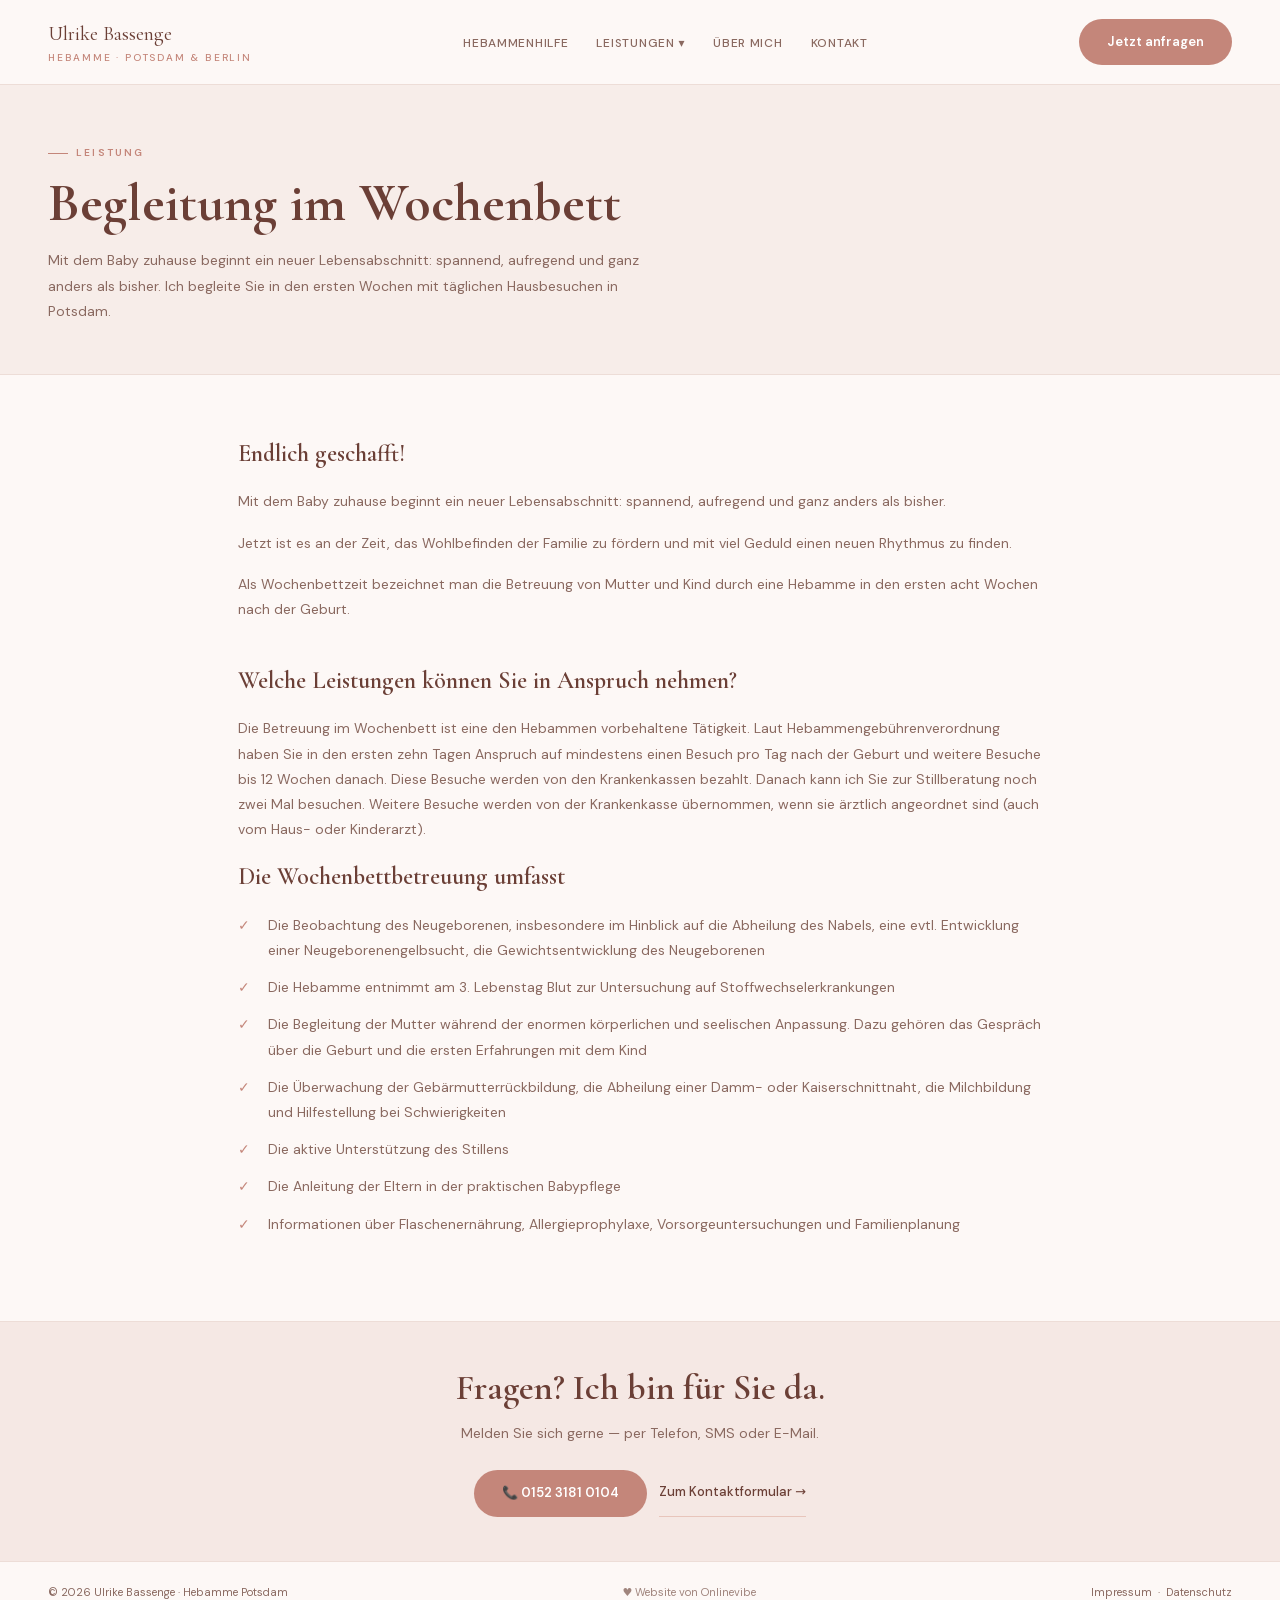
<file: wochenbett.html>
<!DOCTYPE html>
<html lang="de">
<head>
  <meta charset="UTF-8">
  <meta name="viewport" content="width=device-width, initial-scale=1.0">
  <title>Wochenbett Potsdam — Hebamme Ulrike Bassenge | Hausbesuche & Betreuung</title>
  <meta name="description" content="Wochenbettbetreuung in Potsdam mit Hebamme Ulrike Bassenge. Tägliche Hausbesuche, Neugeborenenbetreuung, Rückbildung und Stillunterstützung. Krankenkasse zahlt.">
  <link rel="canonical" href="https://www.ulrike-bassenge.de/wochenbett.html">
  <meta property="og:type" content="website">
  <meta property="og:site_name" content="Ulrike Bassenge – Hebamme Potsdam">
  <meta property="og:url" content="https://www.ulrike-bassenge.de/wochenbett.html">
  <meta property="og:title" content="Wochenbett Potsdam — Hebamme Ulrike Bassenge | Hausbesuche &amp; Betreuung">
  <meta property="og:description" content="Wochenbettbetreuung in Potsdam mit Hebamme Ulrike Bassenge. Tägliche Hausbesuche, Neugeborenenbetreuung, Rückbildung und Stillunterstützung. Krankenkasse zahlt.">
  <meta property="og:image" content="https://www.ulrike-bassenge.de/og-image.jpg">
  <meta property="og:locale" content="de_DE">
  <link rel="stylesheet" href="styles.css">
  <script type="application/ld+json">
{
  "@context": "https://schema.org",
  "@type": "Service",
  "name": "Wochenbettbetreuung Potsdam — Hebamme Ulrike Bassenge",
  "description": "Tägliche Hausbesuche, Neugeborenenbetreuung, Rückbildung und Stillunterstützung in Potsdam. Vollständig von der Krankenkasse übernommen.",
  "provider": { "@type": "Person", "name": "Ulrike Bassenge", "jobTitle": "Hebamme", "url": "https://www.ulrike-bassenge.de" },
  "areaServed": ["Potsdam", "Berlin"],
  "url": "https://www.ulrike-bassenge.de/wochenbett.html",
  "breadcrumb": {
    "@type": "BreadcrumbList",
    "itemListElement": [
      { "@type": "ListItem", "position": 1, "name": "Startseite", "item": "https://www.ulrike-bassenge.de/" },
      { "@type": "ListItem", "position": 2, "name": "Wochenbett", "item": "https://www.ulrike-bassenge.de/wochenbett.html" }
    ]
  }
}
</script>
</head>
<body>

<!-- NAVIGATION -->
<nav class="site-nav" id="main-nav">
  <a href="index.html" class="flex flex-col">
    <span class="nav-logo-name">Ulrike Bassenge</span>
    <span class="nav-logo-sub">Hebamme · Potsdam &amp; Berlin</span>
  </a>
  <button class="hamburger" id="hamburger" aria-label="Menü öffnen">
    <span></span><span></span><span></span>
  </button>
  <ul class="nav-links" id="nav-links">
    <li><a href="hebammenhilfe.html">Hebammenhilfe</a></li>
    <li class="nav-dropdown">
      <a href="#">Leistungen ▾</a>
      <div class="nav-dropdown-menu">
        <a href="schwangerschaft.html">Schwangerschaft</a>
        <a href="geburtshilfe.html">Geburtshilfe</a>
        <a href="wochenbett.html">Wochenbett</a>
        <a href="stillen.html">Stillberatung</a>
      </div>
    </li>
    <li><a href="ueber-mich.html">Über mich</a></li>
    <li><a href="kontakt.html">Kontakt</a></li>
  </ul>
  <a href="kontakt.html" class="btn-primary" style="white-space:nowrap;">Jetzt anfragen</a>
</nav>

<section style="background:var(--cream-mid);padding:60px 48px 50px;border-bottom:1px solid var(--sand);">
  <p class="section-label" style="margin-bottom:12px;">Leistung</p>
  <h1 class="heading-xl" style="max-width:640px;margin-bottom:16px;">Begleitung im Wochenbett</h1>
  <p class="body-text" style="max-width:600px;">Mit dem Baby zuhause beginnt ein neuer Lebensabschnitt: spannend, aufregend und ganz anders als bisher. Ich begleite Sie in den ersten Wochen mit täglichen Hausbesuchen in Potsdam.</p>
</section>

<main style="padding:60px 48px;max-width:900px;margin:0 auto;">
  <h2 class="heading-md" style="margin-bottom:16px;">Endlich geschafft!</h2>
  <p class="body-text" style="margin-bottom:16px;">Mit dem Baby zuhause beginnt ein neuer Lebensabschnitt: spannend, aufregend und ganz anders als bisher.</p>
  <p class="body-text" style="margin-bottom:16px;">Jetzt ist es an der Zeit, das Wohlbefinden der Familie zu fördern und mit viel Geduld einen neuen Rhythmus zu finden.</p>
  <p class="body-text" style="margin-bottom:40px;">Als Wochenbettzeit bezeichnet man die Betreuung von Mutter und Kind durch eine Hebamme in den ersten acht Wochen nach der Geburt.</p>

  <h2 class="heading-md" style="margin-bottom:16px;">Welche Leistungen können Sie in Anspruch nehmen?</h2>
  <p class="body-text" style="margin-bottom:16px;">Die Betreuung im Wochenbett ist eine den Hebammen vorbehaltene Tätigkeit. Laut Hebammengebührenverordnung haben Sie in den ersten zehn Tagen Anspruch auf mindestens einen Besuch pro Tag nach der Geburt und weitere Besuche bis 12 Wochen danach. Diese Besuche werden von den Krankenkassen bezahlt. Danach kann ich Sie zur Stillberatung noch zwei Mal besuchen. Weitere Besuche werden von der Krankenkasse übernommen, wenn sie ärztlich angeordnet sind (auch vom Haus- oder Kinderarzt).</p>

  <h2 class="heading-md" style="margin-bottom:16px;">Die Wochenbettbetreuung umfasst</h2>
  <ul style="list-style:none;display:flex;flex-direction:column;gap:12px;margin-bottom:24px;">
    <li class="body-text" style="display:flex;gap:10px;"><span style="color:var(--rose);font-weight:700;min-width:20px;">✓</span> Die Beobachtung des Neugeborenen, insbesondere im Hinblick auf die Abheilung des Nabels, eine evtl. Entwicklung einer Neugeborenengelbsucht, die Gewichtsentwicklung des Neugeborenen</li>
    <li class="body-text" style="display:flex;gap:10px;"><span style="color:var(--rose);font-weight:700;min-width:20px;">✓</span> Die Hebamme entnimmt am 3. Lebenstag Blut zur Untersuchung auf Stoffwechselerkrankungen</li>
    <li class="body-text" style="display:flex;gap:10px;"><span style="color:var(--rose);font-weight:700;min-width:20px;">✓</span> Die Begleitung der Mutter während der enormen körperlichen und seelischen Anpassung. Dazu gehören das Gespräch über die Geburt und die ersten Erfahrungen mit dem Kind</li>
    <li class="body-text" style="display:flex;gap:10px;"><span style="color:var(--rose);font-weight:700;min-width:20px;">✓</span> Die Überwachung der Gebärmutterrückbildung, die Abheilung einer Damm- oder Kaiserschnittnaht, die Milchbildung und Hilfestellung bei Schwierigkeiten</li>
    <li class="body-text" style="display:flex;gap:10px;"><span style="color:var(--rose);font-weight:700;min-width:20px;">✓</span> Die aktive Unterstützung des Stillens</li>
    <li class="body-text" style="display:flex;gap:10px;"><span style="color:var(--rose);font-weight:700;min-width:20px;">✓</span> Die Anleitung der Eltern in der praktischen Babypflege</li>
    <li class="body-text" style="display:flex;gap:10px;"><span style="color:var(--rose);font-weight:700;min-width:20px;">✓</span> Informationen über Flaschenernährung, Allergieprophylaxe, Vorsorgeuntersuchungen und Familienplanung</li>
  </ul>
</main>

<!-- KONTAKT CTA mini -->
<section style="background:var(--rose-pale);padding:44px 48px;text-align:center;border-top:1px solid var(--sand);">
  <h2 class="heading-lg" style="margin-bottom:12px;">Fragen? Ich bin für Sie da.</h2>
  <p class="body-text" style="margin-bottom:24px;max-width:480px;margin-left:auto;margin-right:auto;">Melden Sie sich gerne — per Telefon, SMS oder E-Mail.</p>
  <div style="display:flex;justify-content:center;gap:12px;flex-wrap:wrap;">
    <a href="tel:015231810104" class="btn-primary">📞 0152 3181 0104</a>
    <a href="kontakt.html" class="btn-ghost">Zum Kontaktformular →</a>
  </div>
</section>

<!-- FOOTER -->
<footer class="site-footer">
  <span>© 2026 Ulrike Bassenge · Hebamme Potsdam</span>
  <span class="site-credit">♥ Website von <a href="https://onlinevibe.de" target="_blank" rel="noopener noreferrer">Onlinevibe</a></span>
  <span>
    <a href="impressum.html">Impressum</a> &nbsp;·&nbsp;
    <a href="datenschutz.html">Datenschutz</a>
  </span>
</footer>

<script>
  const hamburger = document.getElementById('hamburger');
  const navLinks  = document.getElementById('nav-links');
  hamburger.addEventListener('click', function() {
    const isOpen = navLinks.classList.toggle('open');
    hamburger.setAttribute('aria-expanded', isOpen ? 'true' : 'false');
  });
  document.querySelectorAll('.nav-dropdown > a').forEach(function(link) {
    link.addEventListener('click', function(e) {
      if (window.innerWidth <= 768) {
        e.preventDefault();
        const menu = this.parentElement.querySelector('.nav-dropdown-menu');
        if (menu) menu.classList.toggle('open');
      }
    });
  });
</script>
</body>
</html>
</file>
<file: styles.css>
/* === SELF-HOSTED FONTS === */
/* Cormorant Garamond — italic */
@font-face { font-family: 'Cormorant Garamond'; font-style: italic; font-weight: 400; font-display: swap; src: url('fonts/cormorant-garamond-italic-latin-ext.woff2') format('woff2'); unicode-range: U+0100-02BA, U+02BD-02C5, U+02C7-02CC, U+02CE-02D7, U+02DD-02FF, U+0304, U+0308, U+0329, U+1D00-1DBF, U+1E00-1E9F, U+1EF2-1EFF, U+2020, U+20A0-20AB, U+20AD-20C0, U+2113, U+2C60-2C7F, U+A720-A7FF; }
@font-face { font-family: 'Cormorant Garamond'; font-style: italic; font-weight: 400; font-display: swap; src: url('fonts/cormorant-garamond-italic-latin.woff2') format('woff2'); unicode-range: U+0000-00FF, U+0131, U+0152-0153, U+02BB-02BC, U+02C6, U+02DA, U+02DC, U+0304, U+0308, U+0329, U+2000-206F, U+20AC, U+2122, U+2191, U+2193, U+2212, U+2215, U+FEFF, U+FFFD; }
@font-face { font-family: 'Cormorant Garamond'; font-style: italic; font-weight: 600; font-display: swap; src: url('fonts/cormorant-garamond-italic-latin-ext.woff2') format('woff2'); unicode-range: U+0100-02BA, U+02BD-02C5, U+02C7-02CC, U+02CE-02D7, U+02DD-02FF, U+0304, U+0308, U+0329, U+1D00-1DBF, U+1E00-1E9F, U+1EF2-1EFF, U+2020, U+20A0-20AB, U+20AD-20C0, U+2113, U+2C60-2C7F, U+A720-A7FF; }
@font-face { font-family: 'Cormorant Garamond'; font-style: italic; font-weight: 600; font-display: swap; src: url('fonts/cormorant-garamond-italic-latin.woff2') format('woff2'); unicode-range: U+0000-00FF, U+0131, U+0152-0153, U+02BB-02BC, U+02C6, U+02DA, U+02DC, U+0304, U+0308, U+0329, U+2000-206F, U+20AC, U+2122, U+2191, U+2193, U+2212, U+2215, U+FEFF, U+FFFD; }
/* Cormorant Garamond — normal */
@font-face { font-family: 'Cormorant Garamond'; font-style: normal; font-weight: 400; font-display: swap; src: url('fonts/cormorant-garamond-normal-latin-ext.woff2') format('woff2'); unicode-range: U+0100-02BA, U+02BD-02C5, U+02C7-02CC, U+02CE-02D7, U+02DD-02FF, U+0304, U+0308, U+0329, U+1D00-1DBF, U+1E00-1E9F, U+1EF2-1EFF, U+2020, U+20A0-20AB, U+20AD-20C0, U+2113, U+2C60-2C7F, U+A720-A7FF; }
@font-face { font-family: 'Cormorant Garamond'; font-style: normal; font-weight: 400; font-display: swap; src: url('fonts/cormorant-garamond-normal-latin.woff2') format('woff2'); unicode-range: U+0000-00FF, U+0131, U+0152-0153, U+02BB-02BC, U+02C6, U+02DA, U+02DC, U+0304, U+0308, U+0329, U+2000-206F, U+20AC, U+2122, U+2191, U+2193, U+2212, U+2215, U+FEFF, U+FFFD; }
@font-face { font-family: 'Cormorant Garamond'; font-style: normal; font-weight: 600; font-display: swap; src: url('fonts/cormorant-garamond-normal-latin-ext.woff2') format('woff2'); unicode-range: U+0100-02BA, U+02BD-02C5, U+02C7-02CC, U+02CE-02D7, U+02DD-02FF, U+0304, U+0308, U+0329, U+1D00-1DBF, U+1E00-1E9F, U+1EF2-1EFF, U+2020, U+20A0-20AB, U+20AD-20C0, U+2113, U+2C60-2C7F, U+A720-A7FF; }
@font-face { font-family: 'Cormorant Garamond'; font-style: normal; font-weight: 600; font-display: swap; src: url('fonts/cormorant-garamond-normal-latin.woff2') format('woff2'); unicode-range: U+0000-00FF, U+0131, U+0152-0153, U+02BB-02BC, U+02C6, U+02DA, U+02DC, U+0304, U+0308, U+0329, U+2000-206F, U+20AC, U+2122, U+2191, U+2193, U+2212, U+2215, U+FEFF, U+FFFD; }
@font-face { font-family: 'Cormorant Garamond'; font-style: normal; font-weight: 700; font-display: swap; src: url('fonts/cormorant-garamond-normal-latin-ext.woff2') format('woff2'); unicode-range: U+0100-02BA, U+02BD-02C5, U+02C7-02CC, U+02CE-02D7, U+02DD-02FF, U+0304, U+0308, U+0329, U+1D00-1DBF, U+1E00-1E9F, U+1EF2-1EFF, U+2020, U+20A0-20AB, U+20AD-20C0, U+2113, U+2C60-2C7F, U+A720-A7FF; }
@font-face { font-family: 'Cormorant Garamond'; font-style: normal; font-weight: 700; font-display: swap; src: url('fonts/cormorant-garamond-normal-latin.woff2') format('woff2'); unicode-range: U+0000-00FF, U+0131, U+0152-0153, U+02BB-02BC, U+02C6, U+02DA, U+02DC, U+0304, U+0308, U+0329, U+2000-206F, U+20AC, U+2122, U+2191, U+2193, U+2212, U+2215, U+FEFF, U+FFFD; }
/* DM Sans */
@font-face { font-family: 'DM Sans'; font-style: normal; font-weight: 300; font-display: swap; src: url('fonts/dm-sans-normal-latin-ext.woff2') format('woff2'); unicode-range: U+0100-02BA, U+02BD-02C5, U+02C7-02CC, U+02CE-02D7, U+02DD-02FF, U+0304, U+0308, U+0329, U+1D00-1DBF, U+1E00-1E9F, U+1EF2-1EFF, U+2020, U+20A0-20AB, U+20AD-20C0, U+2113, U+2C60-2C7F, U+A720-A7FF; }
@font-face { font-family: 'DM Sans'; font-style: normal; font-weight: 300; font-display: swap; src: url('fonts/dm-sans-normal-latin.woff2') format('woff2'); unicode-range: U+0000-00FF, U+0131, U+0152-0153, U+02BB-02BC, U+02C6, U+02DA, U+02DC, U+0304, U+0308, U+0329, U+2000-206F, U+20AC, U+2122, U+2191, U+2193, U+2212, U+2215, U+FEFF, U+FFFD; }
@font-face { font-family: 'DM Sans'; font-style: normal; font-weight: 400; font-display: swap; src: url('fonts/dm-sans-normal-latin-ext.woff2') format('woff2'); unicode-range: U+0100-02BA, U+02BD-02C5, U+02C7-02CC, U+02CE-02D7, U+02DD-02FF, U+0304, U+0308, U+0329, U+1D00-1DBF, U+1E00-1E9F, U+1EF2-1EFF, U+2020, U+20A0-20AB, U+20AD-20C0, U+2113, U+2C60-2C7F, U+A720-A7FF; }
@font-face { font-family: 'DM Sans'; font-style: normal; font-weight: 400; font-display: swap; src: url('fonts/dm-sans-normal-latin.woff2') format('woff2'); unicode-range: U+0000-00FF, U+0131, U+0152-0153, U+02BB-02BC, U+02C6, U+02DA, U+02DC, U+0304, U+0308, U+0329, U+2000-206F, U+20AC, U+2122, U+2191, U+2193, U+2212, U+2215, U+FEFF, U+FFFD; }
@font-face { font-family: 'DM Sans'; font-style: normal; font-weight: 500; font-display: swap; src: url('fonts/dm-sans-normal-latin-ext.woff2') format('woff2'); unicode-range: U+0100-02BA, U+02BD-02C5, U+02C7-02CC, U+02CE-02D7, U+02DD-02FF, U+0304, U+0308, U+0329, U+1D00-1DBF, U+1E00-1E9F, U+1EF2-1EFF, U+2020, U+20A0-20AB, U+20AD-20C0, U+2113, U+2C60-2C7F, U+A720-A7FF; }
@font-face { font-family: 'DM Sans'; font-style: normal; font-weight: 500; font-display: swap; src: url('fonts/dm-sans-normal-latin.woff2') format('woff2'); unicode-range: U+0000-00FF, U+0131, U+0152-0153, U+02BB-02BC, U+02C6, U+02DA, U+02DC, U+0304, U+0308, U+0329, U+2000-206F, U+20AC, U+2122, U+2191, U+2193, U+2212, U+2215, U+FEFF, U+FFFD; }
@font-face { font-family: 'DM Sans'; font-style: normal; font-weight: 600; font-display: swap; src: url('fonts/dm-sans-normal-latin-ext.woff2') format('woff2'); unicode-range: U+0100-02BA, U+02BD-02C5, U+02C7-02CC, U+02CE-02D7, U+02DD-02FF, U+0304, U+0308, U+0329, U+1D00-1DBF, U+1E00-1E9F, U+1EF2-1EFF, U+2020, U+20A0-20AB, U+20AD-20C0, U+2113, U+2C60-2C7F, U+A720-A7FF; }
@font-face { font-family: 'DM Sans'; font-style: normal; font-weight: 600; font-display: swap; src: url('fonts/dm-sans-normal-latin.woff2') format('woff2'); unicode-range: U+0000-00FF, U+0131, U+0152-0153, U+02BB-02BC, U+02C6, U+02DA, U+02DC, U+0304, U+0308, U+0329, U+2000-206F, U+20AC, U+2122, U+2191, U+2193, U+2212, U+2215, U+FEFF, U+FFFD; }

/* === TAILWIND UTILITIES (ersetzt CDN) === */
.flex { display: flex; }
.flex-col { flex-direction: column; }

/* === CUSTOM PROPERTIES === */
:root {
  --rose:       #c4867a;
  --rose-light: #e8c5bb;
  --rose-pale:  #f5e8e4;
  --rose-dark:  #6b3f36;
  --cream:      #fdf8f6;
  --cream-mid:  #f7ede9;
  --sand:       #edddd7;
  --muted:      #8a6960;
  --text:       #2a1a16;

  --font-serif: 'Cormorant Garamond', Georgia, serif;
  --font-sans:  'DM Sans', system-ui, sans-serif;

  --card-radius: 20px;
  --btn-radius:  40px;
}

/* === RESET === */
*, *::before, *::after { box-sizing: border-box; margin: 0; padding: 0; }
html { scroll-behavior: smooth; }
body { font-family: var(--font-sans); background: var(--cream); color: var(--text); line-height: 1.6; }
a { text-decoration: none; color: inherit; }
img { max-width: 100%; display: block; }

/* === TYPOGRAPHY === */
.font-serif   { font-family: var(--font-serif); }
.heading-xl   { font-family: var(--font-serif); font-size: clamp(36px, 5vw, 54px); line-height: 1.1; font-weight: 700; color: var(--rose-dark); }
.heading-lg   { font-family: var(--font-serif); font-size: clamp(26px, 3.5vw, 36px); line-height: 1.2; font-weight: 600; color: var(--rose-dark); }
.heading-md   { font-family: var(--font-serif); font-size: clamp(18px, 2.5vw, 24px); font-weight: 600; color: var(--rose-dark); }
.eyebrow      { font-size: 11px; letter-spacing: 0.2em; text-transform: uppercase; color: var(--rose); font-weight: 600; display: flex; align-items: center; gap: 8px; }
.eyebrow::before { content: ''; display: inline-block; width: 20px; height: 1px; background: var(--rose); }
.body-text    { font-size: 14px; color: var(--muted); line-height: 1.8; }
.quote-text   { font-family: var(--font-serif); font-style: italic; font-size: 17px; color: var(--muted); line-height: 1.65; }

/* === BUTTONS === */
.btn-primary {
  display: inline-flex; align-items: center; gap: 6px;
  background: var(--rose); color: #fff;
  padding: 13px 28px; border-radius: var(--btn-radius);
  font-size: 13px; font-weight: 600; font-family: var(--font-sans);
  transition: background .2s, transform .15s; cursor: pointer; border: none;
}
.btn-primary:hover { background: var(--rose-dark); transform: translateY(-1px); }
.btn-primary:focus-visible { outline: 2px solid var(--rose-dark); outline-offset: 3px; }
.btn-primary:active { transform: translateY(0); }

.btn-ghost {
  display: inline-flex; align-items: center; gap: 4px;
  color: var(--rose-dark); font-size: 13px; font-weight: 500;
  border-bottom: 1px solid var(--rose-light); padding-bottom: 2px;
  transition: color .2s, border-color .2s;
}
.btn-ghost:hover { color: var(--rose); border-color: var(--rose); }
.btn-ghost:focus-visible { outline: 2px solid var(--rose); outline-offset: 3px; }

.btn-outline {
  display: inline-flex; align-items: center; gap: 6px;
  border: 2px solid rgba(255,255,255,0.4); color: #fff;
  padding: 13px 28px; border-radius: var(--btn-radius);
  font-size: 13px; font-weight: 600; font-family: var(--font-sans);
  transition: border-color .2s;
}
.btn-outline:focus-visible { outline: 2px solid rgba(255,255,255,0.8); outline-offset: 3px; }
.btn-outline:hover { border-color: rgba(255,255,255,0.9); background: rgba(255,255,255,0.1); }

/* === SECTION LABELS === */
.section-label {
  font-size: 10px; letter-spacing: 0.22em; text-transform: uppercase;
  color: var(--rose); font-weight: 600; margin-bottom: 10px;
  display: flex; align-items: center; gap: 8px;
}
.section-label::before { content: ''; display: inline-block; width: 20px; height: 1px; background: var(--rose); }

/* === CARDS === */
.card {
  background: #fff; border-radius: var(--card-radius); border: 1px solid var(--sand);
  transition: transform .25s, box-shadow .25s, border-color .25s;
  position: relative;
  overflow: hidden;
}
.card:hover {
  transform: translateY(-5px);
  box-shadow: 0 12px 32px rgba(196,134,122,0.18);
  border-color: var(--rose-light);
}

/* === NAVIGATION === */
.site-nav {
  background: var(--cream); border-bottom: 1px solid var(--sand);
  padding: 18px 48px; display: flex; align-items: center; justify-content: space-between;
  position: sticky; top: 0; z-index: 100;
}
.nav-logo-name { font-family: var(--font-serif); font-size: 20px; color: var(--rose-dark); }
.nav-logo-sub  { font-size: 10px; letter-spacing: 0.18em; text-transform: uppercase; color: var(--rose); font-weight: 500; }
.nav-links { display: flex; gap: 28px; list-style: none; align-items: center; }
.nav-links a  { font-size: 12px; color: var(--muted); letter-spacing: 0.06em; text-transform: uppercase; font-weight: 500; transition: color .2s; }
.nav-links a:hover { color: var(--rose); }
.nav-links a:focus-visible { color: var(--rose); outline: 2px solid var(--rose); outline-offset: 3px; border-radius: 3px; }
.nav-dropdown { position: relative; }
.nav-dropdown::after {
  content: ''; position: absolute; top: 100%; left: 0; right: 0; height: 12px;
}
.nav-dropdown-menu {
  display: none; position: absolute; top: calc(100% + 12px); left: 50%;
  transform: translateX(-50%); background: #fff; border: 1px solid var(--sand);
  border-radius: 12px; padding: 8px 0; min-width: 180px; list-style: none;
  box-shadow: 0 8px 24px rgba(107,63,54,0.12); z-index: 200;
}
.nav-dropdown:hover .nav-dropdown-menu { display: block; }
.nav-dropdown-menu a {
  display: block; padding: 9px 18px; font-size: 13px; color: var(--text);
  text-transform: none; letter-spacing: 0; font-weight: 400;
  transition: background .15s, color .15s;
}
.nav-dropdown-menu a:hover { background: var(--cream-mid); color: var(--rose); }
.hamburger { display: none; flex-direction: column; gap: 5px; cursor: pointer; background: none; border: none; padding: 4px; }
.hamburger span { display: block; width: 24px; height: 2px; background: var(--rose-dark); border-radius: 2px; transition: transform .3s, opacity .3s; }
.hamburger:focus-visible {
  outline: 2px solid var(--rose);
  outline-offset: 4px;
  border-radius: 4px;
}

.nav-dropdown-menu a:focus-visible {
  outline: 2px solid var(--rose);
  outline-offset: -2px;
}

/* === FOOTER === */
.site-footer {
  background: var(--cream); border-top: 1px solid var(--sand);
  padding: 22px 48px; display: flex; justify-content: space-between; align-items: center;
  font-size: 11px; color: var(--muted);
}
.site-footer a { color: var(--muted); transition: color .2s; }
.site-footer a:hover { color: var(--rose); }
.site-footer a:focus-visible {
  outline: 2px solid var(--rose);
  outline-offset: 2px;
  border-radius: 2px;
}
.site-credit { opacity: .8; }
.site-credit a { text-decoration: none; }
.site-credit a:hover { text-decoration: underline; }

/* === MOBILE === */
@media (max-width: 768px) {
  /* Nav layout: Logo links | Anfragen mitte | Burger rechts */
  .site-nav { padding: 14px 20px; }
  .nav-logo-name { white-space: nowrap; font-size: 18px; }
  .site-nav .btn-primary { order: 2; font-size: 11px !important; padding: 5px 10px !important; letter-spacing: 0 !important; white-space: nowrap; width: auto !important; }
  .hamburger { display: flex; order: 3; }

  .nav-links { display: none; flex-direction: column; gap: 0; position: absolute; top: 100%; left: 0; right: 0; background: var(--cream); border-bottom: 1px solid var(--sand); padding: 8px 0; z-index: 99; }
  .nav-links.open { display: flex; }
  .nav-links > li > a { padding: 12px 20px; text-transform: none; font-size: 14px; display: block; }
  /* Leistungen submenu inline in mobile nav */
  .nav-dropdown-menu {
    display: none;
    position: static !important; transform: none !important;
    background: var(--cream-mid) !important; border: none !important;
    box-shadow: none !important; border-radius: 0 !important;
    padding: 0 !important; min-width: 0 !important;
  }
  .nav-links.open .nav-dropdown:hover .nav-dropdown-menu,
  .nav-links.open .nav-dropdown-menu.open { display: block; }
  .nav-dropdown-menu a { padding: 10px 20px 10px 32px !important; font-size: 13px !important; border-left: 2px solid var(--rose-light); color: var(--muted) !important; }
  .site-footer { flex-direction: column; gap: 8px; text-align: center; padding: 20px; }
  .info-strip { flex-direction: column; padding: 16px 20px; gap: 0; }
  .info-strip > div { border-right: none !important; border-bottom: 1px solid rgba(255,255,255,.2); padding: 10px 16px; width: 100%; justify-content: flex-start; }
  .info-strip > div:last-child { border-bottom: none; }
  .hebammenhilfe-section { grid-template-columns: 1fr !important; gap: 24px !important; padding: 36px 20px !important; }
  .kontakt-cta { padding: 48px 20px !important; }
  .kontakt-cta-grid { grid-template-columns: 1fr !important; gap: 32px !important; }
}

/* === SECTION UTILITY === */
.section { padding: 70px 48px; }
@media (max-width: 640px) { .section { padding: 40px 20px; } }

/* === GRID HELPERS === */
.grid-2 { display: grid; grid-template-columns: repeat(2, 1fr); gap: 20px; }
.grid-3 { display: grid; grid-template-columns: repeat(3, 1fr); gap: 20px; }
.grid-4 { display: grid; grid-template-columns: repeat(4, 1fr); gap: 20px; }
.hero-grid { display: grid; grid-template-columns: 1fr 1fr; min-height: 600px; }

/* === RESPONSIVE GRID HELPERS === */
@media (max-width: 1024px) {
  .grid-4 { grid-template-columns: repeat(2, 1fr); }
}
@media (max-width: 900px) {
  .grid-3 { grid-template-columns: repeat(2, 1fr); }
  .trust-badge { display: none; }
}
@media (max-width: 640px) {
  .grid-4, .grid-3, .grid-2 { grid-template-columns: 1fr; }
  .hero-grid { grid-template-columns: 1fr; }
}

/* Responsive grid for 4-column card layout */
@media (max-width: 1024px) {
  .cards-4 { grid-template-columns: repeat(2, 1fr) !important; }
}
@media (max-width: 640px) {
  .cards-4 { grid-template-columns: 1fr !important; }
}

/* Focus-visible for card links (service cards are <a> elements) */
a.card:focus-visible {
  outline: 2px solid var(--rose);
  outline-offset: 3px;
}

/* Responsive grid for 3-column Netzwerk layout */
@media (max-width: 900px) {
  .cards-3 { grid-template-columns: repeat(2, 1fr) !important; }
}
@media (max-width: 640px) {
  .cards-3 { grid-template-columns: 1fr !important; }
}

.card a:focus-visible {
  outline: 2px solid var(--rose);
  outline-offset: 2px;
  border-radius: 3px;
}

/* Focus-visible for plain <a> links in dark sections */
section a:not([class]):focus-visible {
  outline: 2px solid var(--rose-light);
  outline-offset: 2px;
  border-radius: 2px;
}

/* Subpage 2-column grid → single column on mobile */
@media (max-width: 768px) {
  .subpage-2col { grid-template-columns: 1fr !important; gap: 24px !important; }
  main { padding: 40px 20px !important; }
}

/* Form inputs focus-visible */
input:focus-visible, textarea:focus-visible {
  outline: 2px solid var(--rose);
  outline-offset: 0;
  border-color: var(--rose) !important;
}

/* === MOBILE FEINSCHLIFF === */
@media (max-width: 640px) {
  /* Buttons full-width */
  .btn-primary, .btn-outline { width: 100%; justify-content: center; }

  /* Hero */
  .hero-grid { min-height: auto; }
  [style*="padding:80px 52px"] { padding: 44px 36px !important; }
  [style*="min-height:680px"]  { min-height: 420px !important; }
  [style*="min-height:680px"] img { object-position: center 20%; }

  /* Über-mich section */
  [style*="grid-template-columns:1fr 1.3fr"] { grid-template-columns: 1fr !important; }
  [style*="padding:70px 52px"] { padding: 40px 20px !important; }

  /* All major section paddings */
  [style*="padding:80px 48px"] { padding: 44px 20px !important; }
  [style*="padding:70px 48px"] { padding: 40px 20px !important; }
  [style*="padding:60px 48px"] { padding: 36px 20px !important; }
  [style*="padding:44px 48px"] { padding: 32px 20px !important; }
  [style*="padding:60px 48px 50px"] { padding: 36px 20px 32px !important; }

  /* Kontakt form card */
  [style*="padding:28px 32px"] { padding: 22px 18px !important; }

  /* "Ulrike Bassenge" + Eyebrow im Hero ausblenden → direkt mit H1 starten */
  .hero-grid [style*="margin-bottom:18px"] { display: none; }
  /* Trust-Badges im Hero ausblenden */
  .trust-badge { display: none !important; }

  /* 2-column inline grids → single column */
  [style*="grid-template-columns:1fr 1fr"] { grid-template-columns: 1fr !important; }

  /* FAQ accordion — readable font on small screens */
  details summary { font-size: 15px !important; }
  details { padding: 16px 0 !important; }
}
</file>
